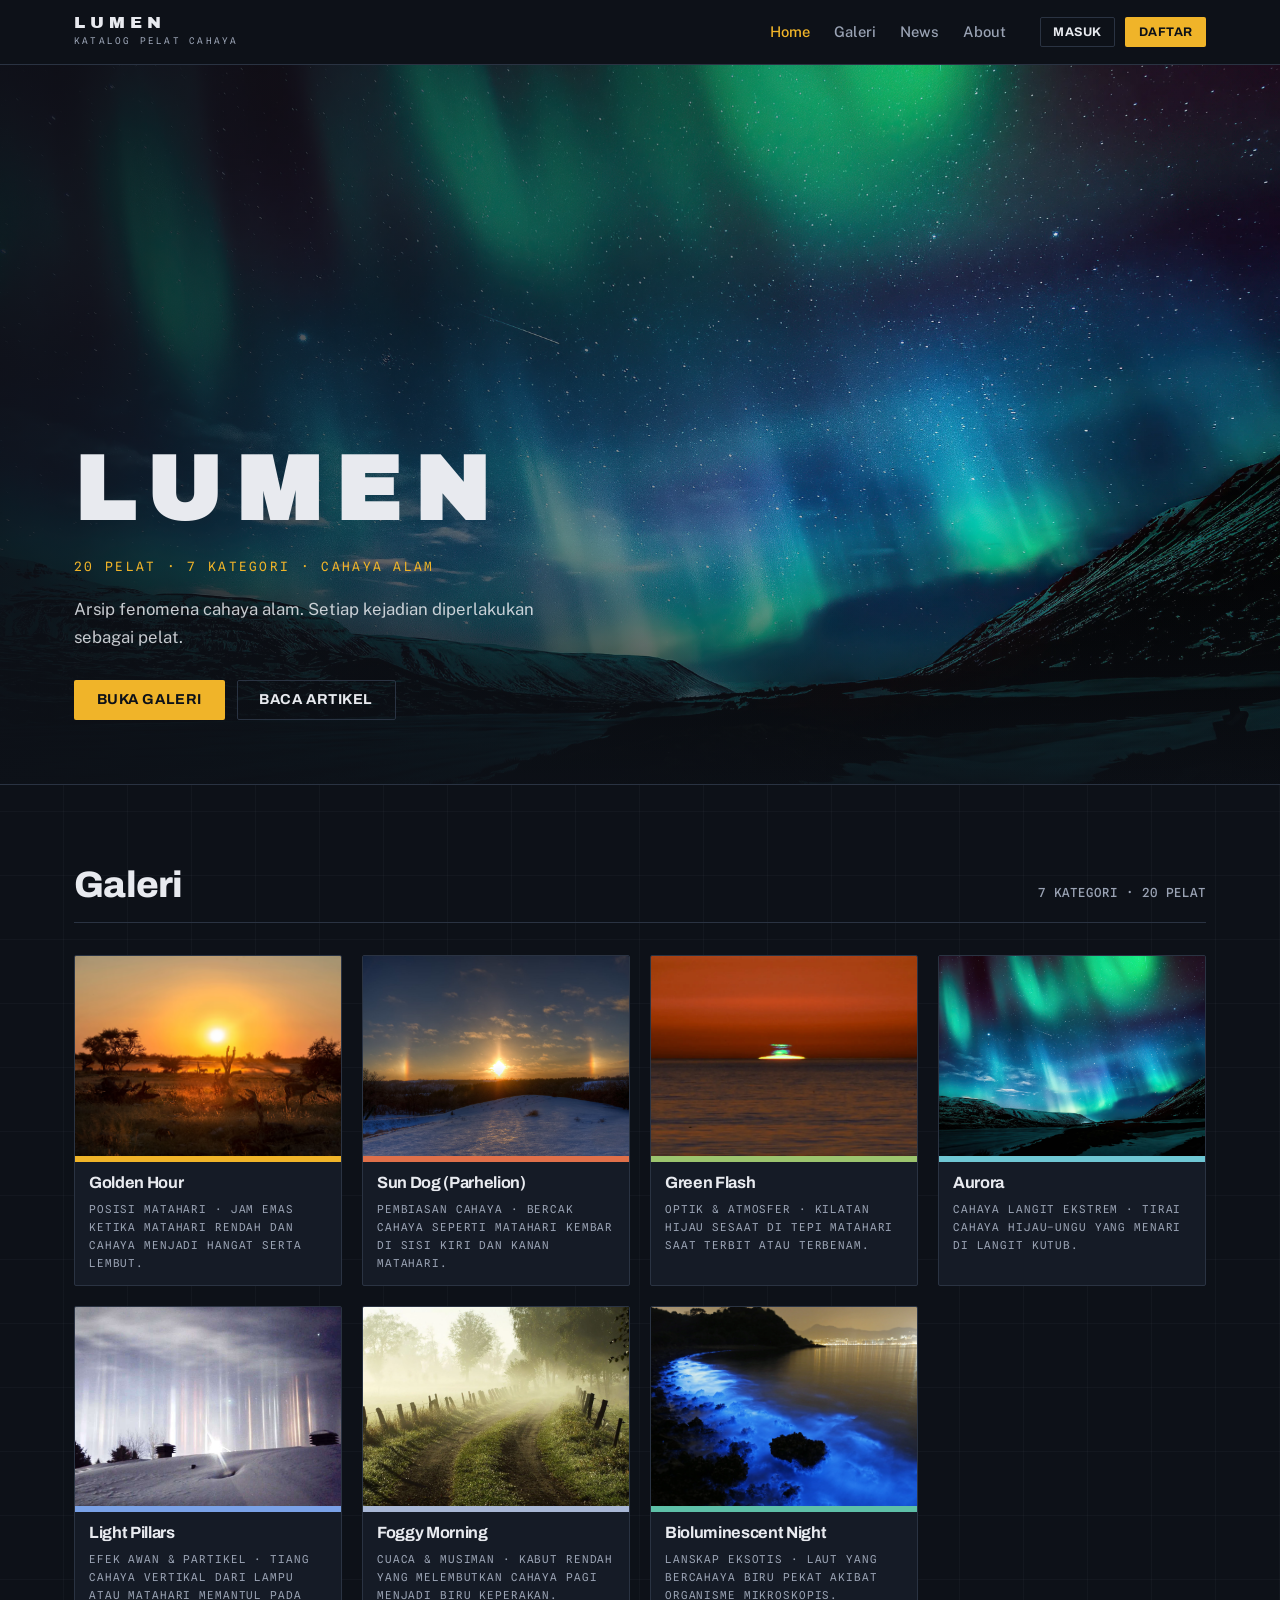
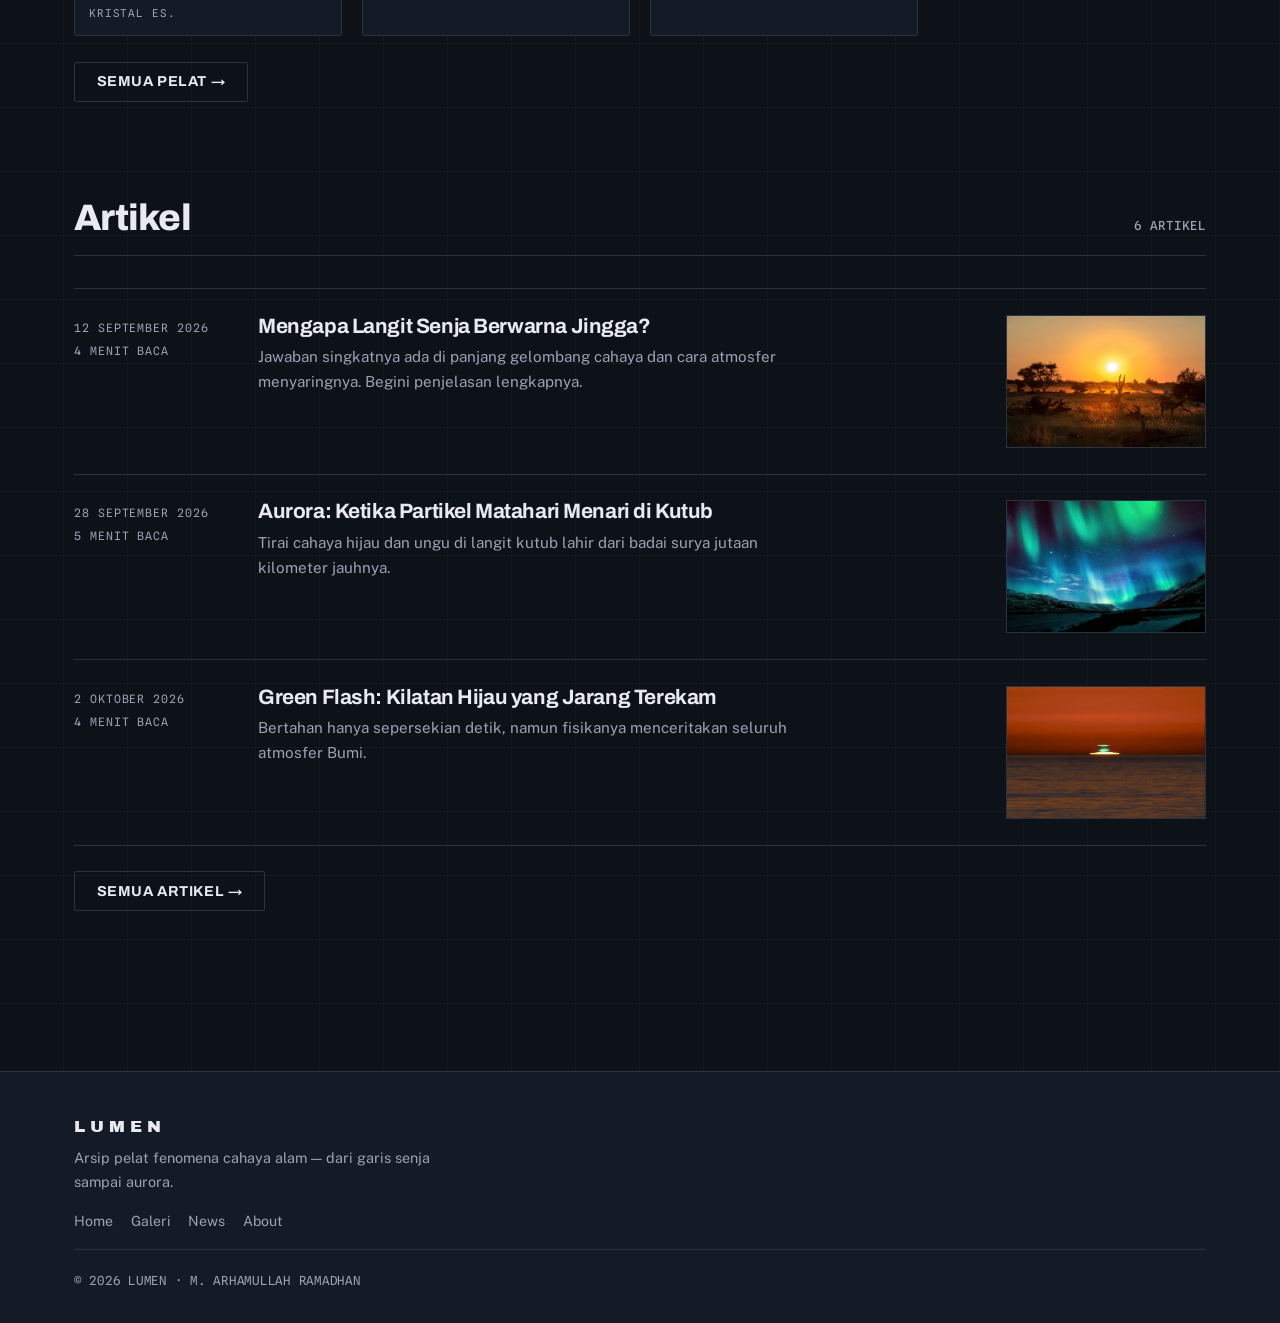
<file: index.html>
<!DOCTYPE html>
<html lang="id">

<head>
  <meta charset="UTF-8">
  <meta name="viewport" content="width=device-width, initial-scale=1">
  <title>Lumen — Katalog Pelat Cahaya Alam</title>
  <meta name="description"
    content="Arsip pelat 20 fenomena cahaya alam: golden hour, aurora, halo matahari, green flash, dan lainnya — lengkap dengan anotasi ilmiahnya.">
  <link rel="icon"
    href="data:image/svg+xml,%3Csvg xmlns='http://www.w3.org/2000/svg' viewBox='0 0 32 32'%3E%3Crect width='32' height='32' fill='%230d1118'/%3E%3Crect x='6' y='6' width='20' height='5' fill='%23f0b429'/%3E%3Crect x='6' y='14' width='20' height='3' fill='%236fc7d4'/%3E%3Crect x='6' y='20' width='20' height='2' fill='%23d97a9e'/%3E%3C/svg%3E">
  <link rel="preconnect" href="https://fonts.googleapis.com">
  <link rel="preconnect" href="https://fonts.gstatic.com" crossorigin>
  <link
    href="https://fonts.googleapis.com/css2?family=Archivo+Black&family=Archivo:wght@400;500;600;700;800;900&family=Public+Sans:wght@300;400;500;600;700&family=Spline+Sans+Mono:wght@400;500;600&display=swap"
    rel="stylesheet">
  <link rel="stylesheet" href="css/style.css">
</head>

<body>
  <header class="nav">
    <div class="container nav-inner">
      <a class="brand" href="index.html">
        <span class="brand-name">LUMEN</span>
        <span class="brand-sub">Katalog Pelat Cahaya</span>
      </a>
      <input class="nav-toggle-input" type="checkbox" id="nav-toggle">
      <label class="nav-toggle" for="nav-toggle">
        <span class="visually-hidden">Buka menu navigasi</span>
        <span></span><span></span><span></span>
      </label>
      <nav class="nav-menu" id="nav-menu">
        <a href="index.html" class="nav-link active" aria-current="page">Home</a>
        <a href="galeri.html" class="nav-link">Galeri</a>
        <a href="news.html" class="nav-link">News</a>
        <a href="about.html" class="nav-link">About</a>
        <div class="nav-auth">
          <a href="login.html" class="btn btn-line btn-sm">Masuk</a>
          <a href="daftar.html" class="btn btn-primary btn-sm">Daftar</a>
        </div>
      </nav>
    </div>
  </header>

  <main>
    <section class="cover">
      <img class="cover-img" src="images/fenomena-cahaya-langit-ekstrem/aurora.webp"
        alt="Tirai aurora hijau di langit malam di atas siluet pegunungan">
      <div class="cover-veil"></div>
      <div class="cover-inner">
        <h1 class="masthead">LUMEN</h1>
        <p class="cover-line">20 pelat · 7 kategori · cahaya alam</p>
        <p class="cover-text">
          Arsip fenomena cahaya alam. Setiap kejadian diperlakukan sebagai pelat.</p>
        <div class="cover-actions">
          <a href="galeri.html" class="btn btn-primary">Buka Galeri</a>
          <a href="news.html" class="btn btn-line">Baca Artikel</a>
        </div>
      </div>
    </section>

    <section class="section">
      <div class="container">
        <div class="section-head">
          <h2>Galeri</h2>
          <span class="mono">7 kategori · 20 pelat</span>
        </div>
        <div class="grid-plates">
          <a class="plate reveal" href="galeri.html#pelat-golden-hour">
            <div class="plate-media"><img src="images/momen-berdasarkan-posisi-matahari/golden-hour.avif" alt="Golden Hour" loading="lazy"></div>
            <div class="spec-bar" style="--cat:#f0b429"></div>
            <div class="plate-cap">
              <h3>Golden Hour</h3>
            </div>
            <p class="plate-kat">Posisi Matahari · Jam emas ketika matahari rendah dan cahaya menjadi hangat serta lembut.</p>
          </a>
          <a class="plate reveal" href="galeri.html#pelat-sun-dog">
            <div class="plate-media"><img src="images/fenomena-pembiasan-cahaya-matahari/sun-dog%20(parhelion).jpg" alt="Sun Dog (Parhelion)" loading="lazy"></div>
            <div class="spec-bar" style="--cat:#e0704a"></div>
            <div class="plate-cap">
              <h3>Sun Dog (Parhelion)</h3>
            </div>
            <p class="plate-kat">Pembiasan Cahaya · Bercak cahaya seperti matahari kembar di sisi kiri dan kanan matahari.</p>
          </a>
          <a class="plate reveal" href="galeri.html#pelat-green-flash">
            <div class="plate-media"><img src="images/fenomena-optik-dan-atmosfer/green-flash.webp" alt="Green Flash" loading="lazy"></div>
            <div class="spec-bar" style="--cat:#9cc46e"></div>
            <div class="plate-cap">
              <h3>Green Flash</h3>
            </div>
            <p class="plate-kat">Optik &amp; Atmosfer · Kilatan hijau sesaat di tepi matahari saat terbit atau terbenam.</p>
          </a>
          <a class="plate reveal" href="galeri.html#pelat-aurora">
            <div class="plate-media"><img src="images/fenomena-cahaya-langit-ekstrem/aurora.webp" alt="Aurora" loading="lazy"></div>
            <div class="spec-bar" style="--cat:#6fc7d4"></div>
            <div class="plate-cap">
              <h3>Aurora</h3>
            </div>
            <p class="plate-kat">Cahaya Langit Ekstrem · Tirai cahaya hijau–ungu yang menari di langit kutub.</p>
          </a>
          <a class="plate reveal" href="galeri.html#pelat-light-pillars">
            <div class="plate-media"><img src="images/efek-optik-awan-dan-partikel/light-pillars.jpg" alt="Light Pillars" loading="lazy"></div>
            <div class="spec-bar" style="--cat:#7aa2e8"></div>
            <div class="plate-cap">
              <h3>Light Pillars</h3>
            </div>
            <p class="plate-kat">Efek Awan &amp; Partikel · Tiang cahaya vertikal dari lampu atau matahari memantul pada kristal es.</p>
          </a>
          <a class="plate reveal" href="galeri.html#pelat-foggy-morning">
            <div class="plate-media"><img src="images/momen-cuaca-dan-musiman/foggy-morning.webp" alt="Foggy Morning" loading="lazy"></div>
            <div class="spec-bar" style="--cat:#a9b8d6"></div>
            <div class="plate-cap">
              <h3>Foggy Morning</h3>
            </div>
            <p class="plate-kat">Cuaca &amp; Musiman · Kabut rendah yang melembutkan cahaya pagi menjadi biru keperakan.</p>
          </a>
          <a class="plate reveal" href="galeri.html#pelat-bioluminesensi">
            <div class="plate-media"><img src="images/momen-lanskap-eksotis/bioluminecent-night.webp" alt="Bioluminescent Night" loading="lazy"></div>
            <div class="spec-bar" style="--cat:#5ec0a8"></div>
            <div class="plate-cap">
              <h3>Bioluminescent Night</h3>
            </div>
            <p class="plate-kat">Lanskap Eksotis · Laut yang bercahaya biru pekat akibat organisme mikroskopis.</p>
          </a>
        </div>
        <p class="after-grid">
          <a href="galeri.html" class="btn btn-line">Semua pelat &rarr;</a>
        </p>
      </div>
    </section>

    <section class="section section-top-none">
      <div class="container">
        <div class="section-head">
          <h2>Artikel</h2>
          <span class="mono">6 artikel</span>
        </div>
        <div class="artikel-list">
          <article class="artikel-row reveal">
            <div class="artikel-meta"><span>12 September 2026</span><span>4 menit baca</span></div>
            <div>
              <h3 class="artikel-title"><a href="artikel/mengapa-senja-berwarna-jingga.html">Mengapa Langit Senja Berwarna Jingga?</a></h3>
              <p class="artikel-excerpt">Jawaban singkatnya ada di panjang gelombang cahaya dan cara atmosfer menyaringnya. Begini penjelasan lengkapnya.</p>
            </div>
            <div class="artikel-thumb"><img src="images/momen-berdasarkan-posisi-matahari/golden-hour.avif" alt="" loading="lazy"></div>
          </article>
          <article class="artikel-row reveal">
            <div class="artikel-meta"><span>28 September 2026</span><span>5 menit baca</span></div>
            <div>
              <h3 class="artikel-title"><a href="artikel/aurora-partikel-matahari.html">Aurora: Ketika Partikel Matahari Menari di Kutub</a></h3>
              <p class="artikel-excerpt">Tirai cahaya hijau dan ungu di langit kutub lahir dari badai surya jutaan kilometer jauhnya.</p>
            </div>
            <div class="artikel-thumb"><img src="images/fenomena-cahaya-langit-ekstrem/aurora.webp" alt="" loading="lazy"></div>
          </article>
          <article class="artikel-row reveal">
            <div class="artikel-meta"><span>2 Oktober 2026</span><span>4 menit baca</span></div>
            <div>
              <h3 class="artikel-title"><a href="artikel/green-flash-yang-jarang.html">Green Flash: Kilatan Hijau yang Jarang Terekam</a></h3>
              <p class="artikel-excerpt">Bertahan hanya sepersekian detik, namun fisikanya menceritakan seluruh atmosfer Bumi.</p>
            </div>
            <div class="artikel-thumb"><img src="images/fenomena-optik-dan-atmosfer/green-flash.webp" alt="" loading="lazy"></div>
          </article>
        </div>
        <p class="after-grid">
          <a href="news.html" class="btn btn-line">Semua artikel &rarr;</a>
        </p>
      </div>
    </section>
  </main>

  <footer class="footer">
    <div class="container footer-inner">
      <div>
        <span class="brand-name">LUMEN</span>
        <p class="footer-tag">Arsip pelat fenomena cahaya alam — dari garis senja sampai aurora.</p>
      </div>
      <div class="footer-nav">
        <a href="index.html">Home</a>
        <a href="galeri.html">Galeri</a>
        <a href="news.html">News</a>
        <a href="about.html">About</a>
      </div>
      <p class="footer-copy">&copy; 2026 Lumen · M. Arhamullah Ramadhan</p>
    </div>
  </footer>
</body>

</html>
</file>
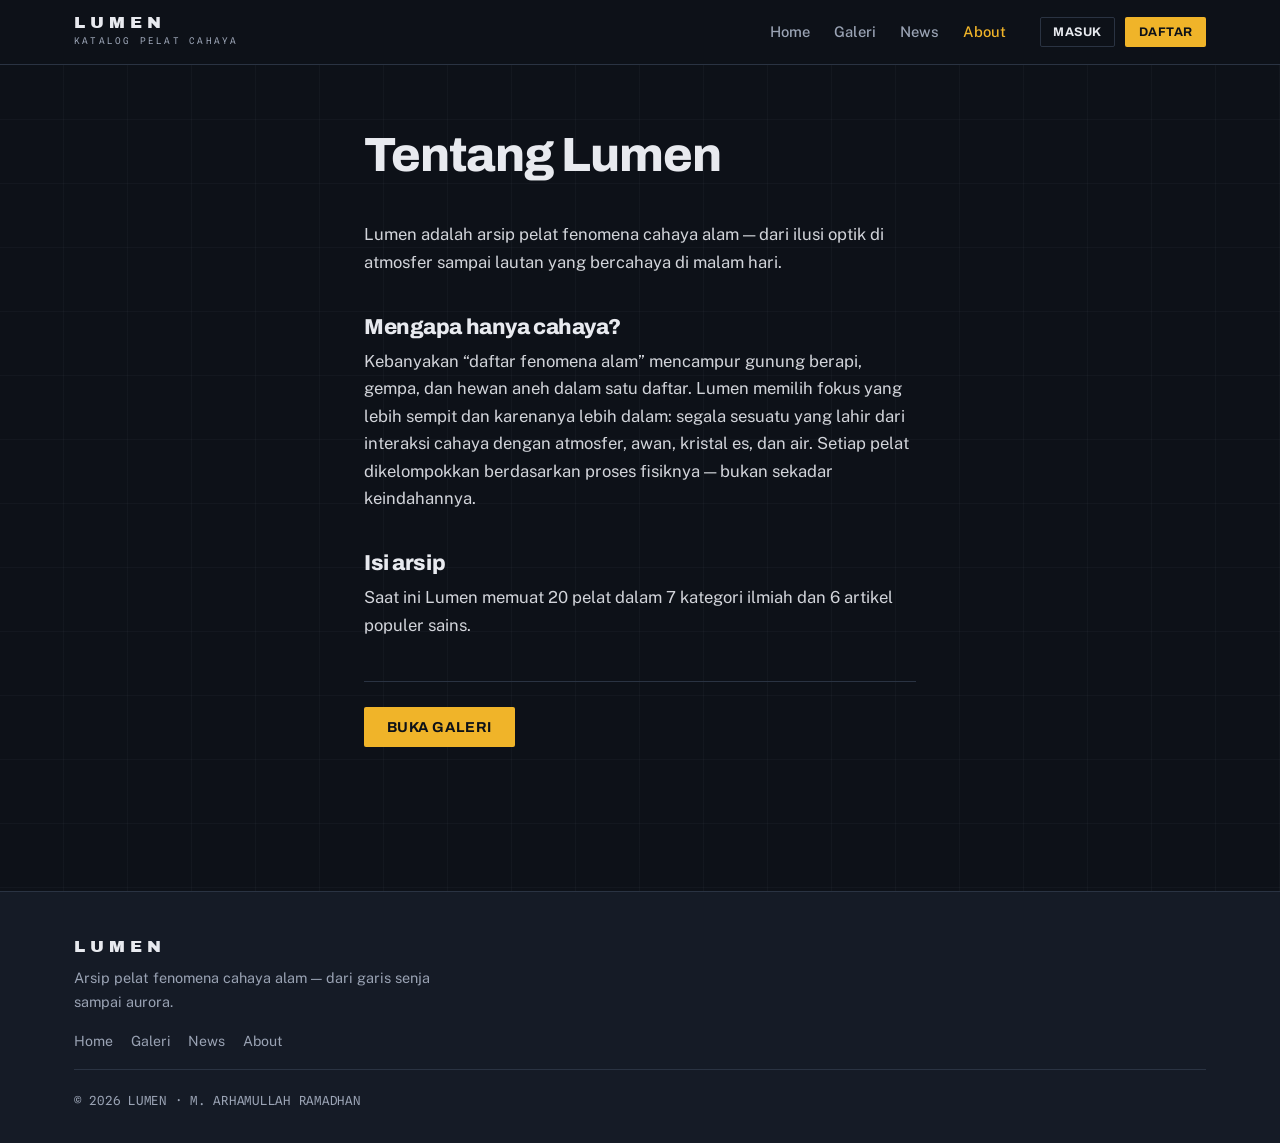
<file: about.html>
<!DOCTYPE html>
<html lang="id">
<head>
  <meta charset="UTF-8">
  <meta name="viewport" content="width=device-width, initial-scale=1">
  <title>About — Lumen</title>
  <meta name="description" content="Tentang Lumen — arsip pelat fenomena cahaya alam.">
  <link rel="icon" href="data:image/svg+xml,%3Csvg xmlns='http://www.w3.org/2000/svg' viewBox='0 0 32 32'%3E%3Crect width='32' height='32' fill='%230d1118'/%3E%3Crect x='6' y='6' width='20' height='5' fill='%23f0b429'/%3E%3Crect x='6' y='14' width='20' height='3' fill='%236fc7d4'/%3E%3Crect x='6' y='20' width='20' height='2' fill='%23d97a9e'/%3E%3C/svg%3E">
  <link rel="preconnect" href="https://fonts.googleapis.com">
  <link rel="preconnect" href="https://fonts.gstatic.com" crossorigin>
  <link href="https://fonts.googleapis.com/css2?family=Archivo+Black&family=Archivo:wght@400;500;600;700;800;900&family=Public+Sans:wght@300;400;500;600;700&family=Spline+Sans+Mono:wght@400;500;600&display=swap" rel="stylesheet">
  <link rel="stylesheet" href="css/style.css">
</head>
<body>
  <header class="nav">
    <div class="container nav-inner">
      <a class="brand" href="index.html">
        <span class="brand-name">LUMEN</span>
        <span class="brand-sub">Katalog Pelat Cahaya</span>
      </a>
      <input class="nav-toggle-input" type="checkbox" id="nav-toggle">
      <label class="nav-toggle" for="nav-toggle">
        <span class="visually-hidden">Buka menu navigasi</span>
        <span></span><span></span><span></span>
      </label>
      <nav class="nav-menu" id="nav-menu">
        <a href="index.html" class="nav-link">Home</a>
        <a href="galeri.html" class="nav-link">Galeri</a>
        <a href="news.html" class="nav-link">News</a>
        <a href="about.html" class="nav-link active" aria-current="page">About</a>
        <div class="nav-auth">
          <a href="login.html" class="btn btn-line btn-sm">Masuk</a>
          <a href="daftar.html" class="btn btn-primary btn-sm">Daftar</a>
        </div>
      </nav>
    </div>
  </header>

  <main>
    <div class="page-head container prosa">
      <h1>Tentang Lumen</h1>
    </div>

    <section class="section section-top-sm">
      <div class="container prosa static-body">
        <p class="section-lead">
          Lumen adalah arsip pelat fenomena cahaya alam — dari ilusi optik di
          atmosfer sampai lautan yang bercahaya di malam hari.
        </p>
        <h2>Mengapa hanya cahaya?</h2>
        <p>
          Kebanyakan “daftar fenomena alam” mencampur gunung berapi, gempa, dan
          hewan aneh dalam satu daftar. Lumen memilih fokus yang lebih sempit
          dan karenanya lebih dalam: segala sesuatu yang lahir dari interaksi
          cahaya dengan atmosfer, awan, kristal es, dan air. Setiap pelat
          dikelompokkan berdasarkan proses fisiknya — bukan sekadar keindahannya.
        </p>
        <h2>Isi arsip</h2>
        <p>
          Saat ini Lumen memuat 20 pelat dalam 7 kategori ilmiah dan 6 artikel
          populer sains.
        </p>
        <div class="prosa-foot">
          <a href="galeri.html" class="btn btn-primary">Buka galeri</a>
        </div>
      </div>
    </section>
  </main>

  <footer class="footer">
    <div class="container footer-inner">
      <div>
        <span class="brand-name">LUMEN</span>
        <p class="footer-tag">Arsip pelat fenomena cahaya alam — dari garis senja sampai aurora.</p>
      </div>
      <div class="footer-nav">
        <a href="index.html">Home</a>
        <a href="galeri.html">Galeri</a>
        <a href="news.html">News</a>
        <a href="about.html">About</a>
      </div>
      <p class="footer-copy">&copy; 2026 Lumen · M. Arhamullah Ramadhan</p>
    </div>
  </footer>
</body>
</html>
</file>
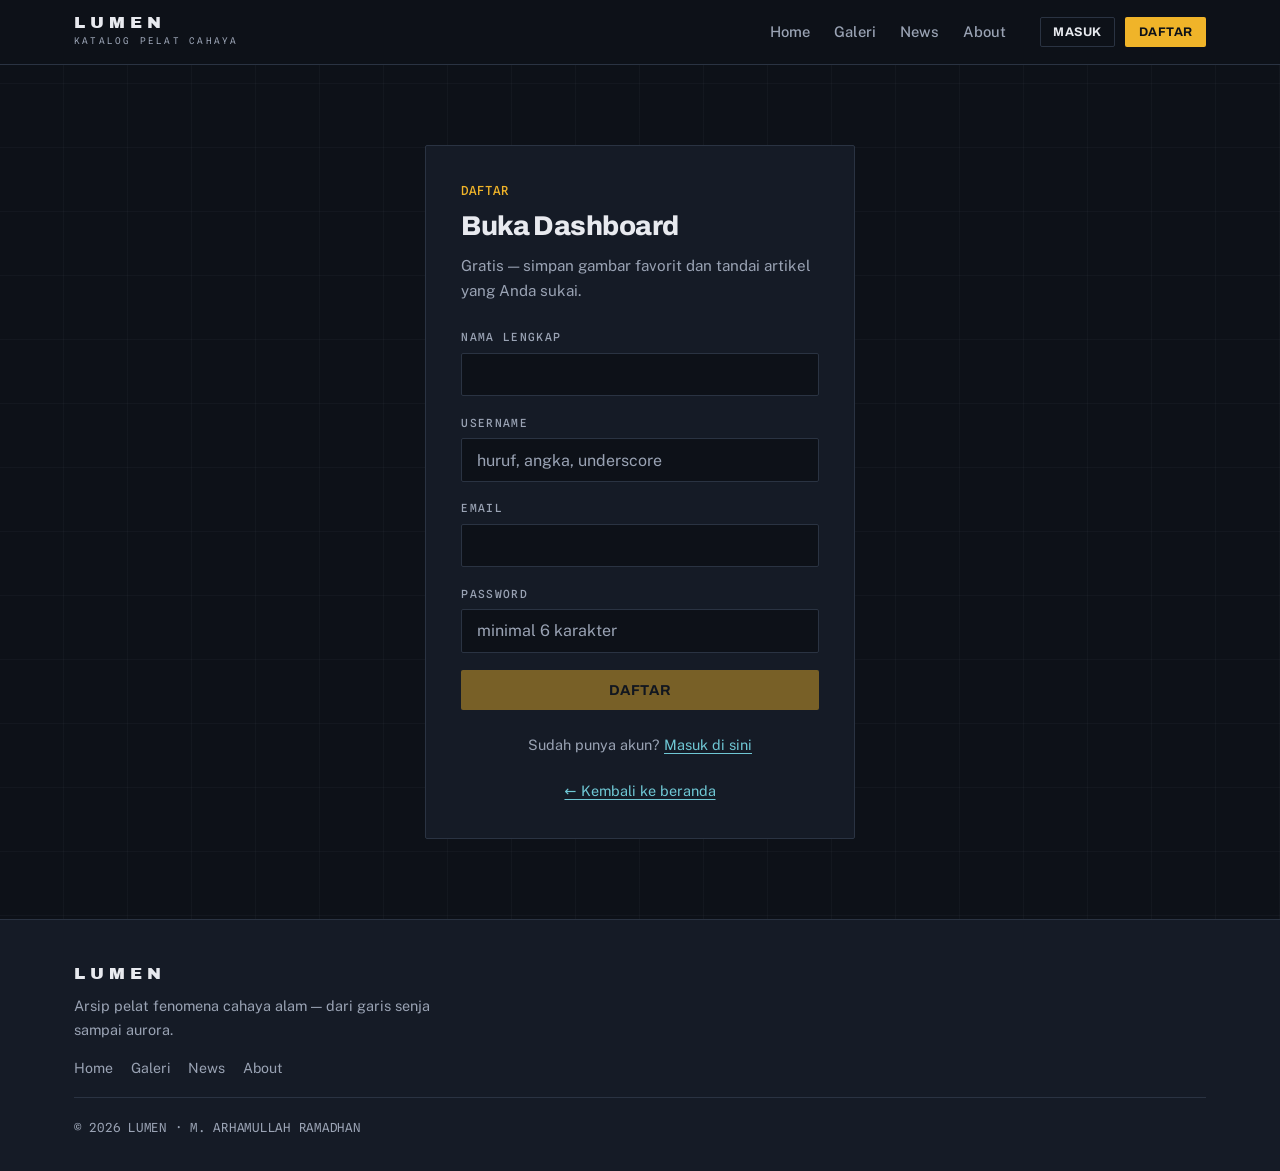
<file: daftar.html>
<!DOCTYPE html>
<html lang="id">
<head>
  <meta charset="UTF-8">
  <meta name="viewport" content="width=device-width, initial-scale=1">
  <title>Daftar — Lumen</title>
  <link rel="icon" href="data:image/svg+xml,%3Csvg xmlns='http://www.w3.org/2000/svg' viewBox='0 0 32 32'%3E%3Crect width='32' height='32' fill='%230d1118'/%3E%3Crect x='6' y='6' width='20' height='5' fill='%23f0b429'/%3E%3Crect x='6' y='14' width='20' height='3' fill='%236fc7d4'/%3E%3Crect x='6' y='20' width='20' height='2' fill='%23d97a9e'/%3E%3C/svg%3E">
  <link rel="preconnect" href="https://fonts.googleapis.com">
  <link rel="preconnect" href="https://fonts.gstatic.com" crossorigin>
  <link href="https://fonts.googleapis.com/css2?family=Archivo+Black&family=Archivo:wght@400;500;600;700;800;900&family=Public+Sans:wght@300;400;500;600;700&family=Spline+Sans+Mono:wght@400;500;600&display=swap" rel="stylesheet">
  <link rel="stylesheet" href="css/style.css">
</head>
<body>
  <header class="nav">
    <div class="container nav-inner">
      <a class="brand" href="index.html">
        <span class="brand-name">LUMEN</span>
        <span class="brand-sub">Katalog Pelat Cahaya</span>
      </a>
      <input class="nav-toggle-input" type="checkbox" id="nav-toggle">
      <label class="nav-toggle" for="nav-toggle">
        <span class="visually-hidden">Buka menu navigasi</span>
        <span></span><span></span><span></span>
      </label>
      <nav class="nav-menu" id="nav-menu">
        <a href="index.html" class="nav-link">Home</a>
        <a href="galeri.html" class="nav-link">Galeri</a>
        <a href="news.html" class="nav-link">News</a>
        <a href="about.html" class="nav-link">About</a>
        <div class="nav-auth">
          <a href="login.html" class="btn btn-line btn-sm">Masuk</a>
          <a href="daftar.html" class="btn btn-primary btn-sm">Daftar</a>
        </div>
      </nav>
    </div>
  </header>

  <main>
    <div class="form-card">
      <p class="mono mono-amber form-eyebrow">Daftar</p>
      <h1>Buka Dashboard</h1>
      <p class="form-sub">Gratis — simpan gambar favorit dan tandai artikel yang Anda sukai.</p>

      <div class="field">
        <label for="name">Nama lengkap</label>
        <input id="name" name="name" type="text" autocomplete="name">
      </div>
      <div class="field">
        <label for="username">Username</label>
        <input id="username" name="username" type="text" autocomplete="username" placeholder="huruf, angka, underscore">
      </div>
      <div class="field">
        <label for="email">Email</label>
        <input id="email" name="email" type="email" autocomplete="email">
      </div>
      <div class="field">
        <label for="password">Password</label>
        <input id="password" name="password" type="password" autocomplete="new-password" placeholder="minimal 6 karakter">
      </div>
      <button type="button" class="btn btn-primary btn-block" disabled>Daftar</button>

      <p class="form-alt">
        Sudah punya akun? <a href="login.html">Masuk di sini</a>
      </p>
      <p class="form-alt">
        <a href="index.html">&larr; Kembali ke beranda</a>
      </p>
    </div>
  </main>

  <footer class="footer">
    <div class="container footer-inner">
      <div>
        <span class="brand-name">LUMEN</span>
        <p class="footer-tag">Arsip pelat fenomena cahaya alam — dari garis senja sampai aurora.</p>
      </div>
      <div class="footer-nav">
        <a href="index.html">Home</a>
        <a href="galeri.html">Galeri</a>
        <a href="news.html">News</a>
        <a href="about.html">About</a>
      </div>
      <p class="footer-copy">&copy; 2026 Lumen · M. Arhamullah Ramadhan</p>
    </div>
  </footer>
</body>
</html>
</file>
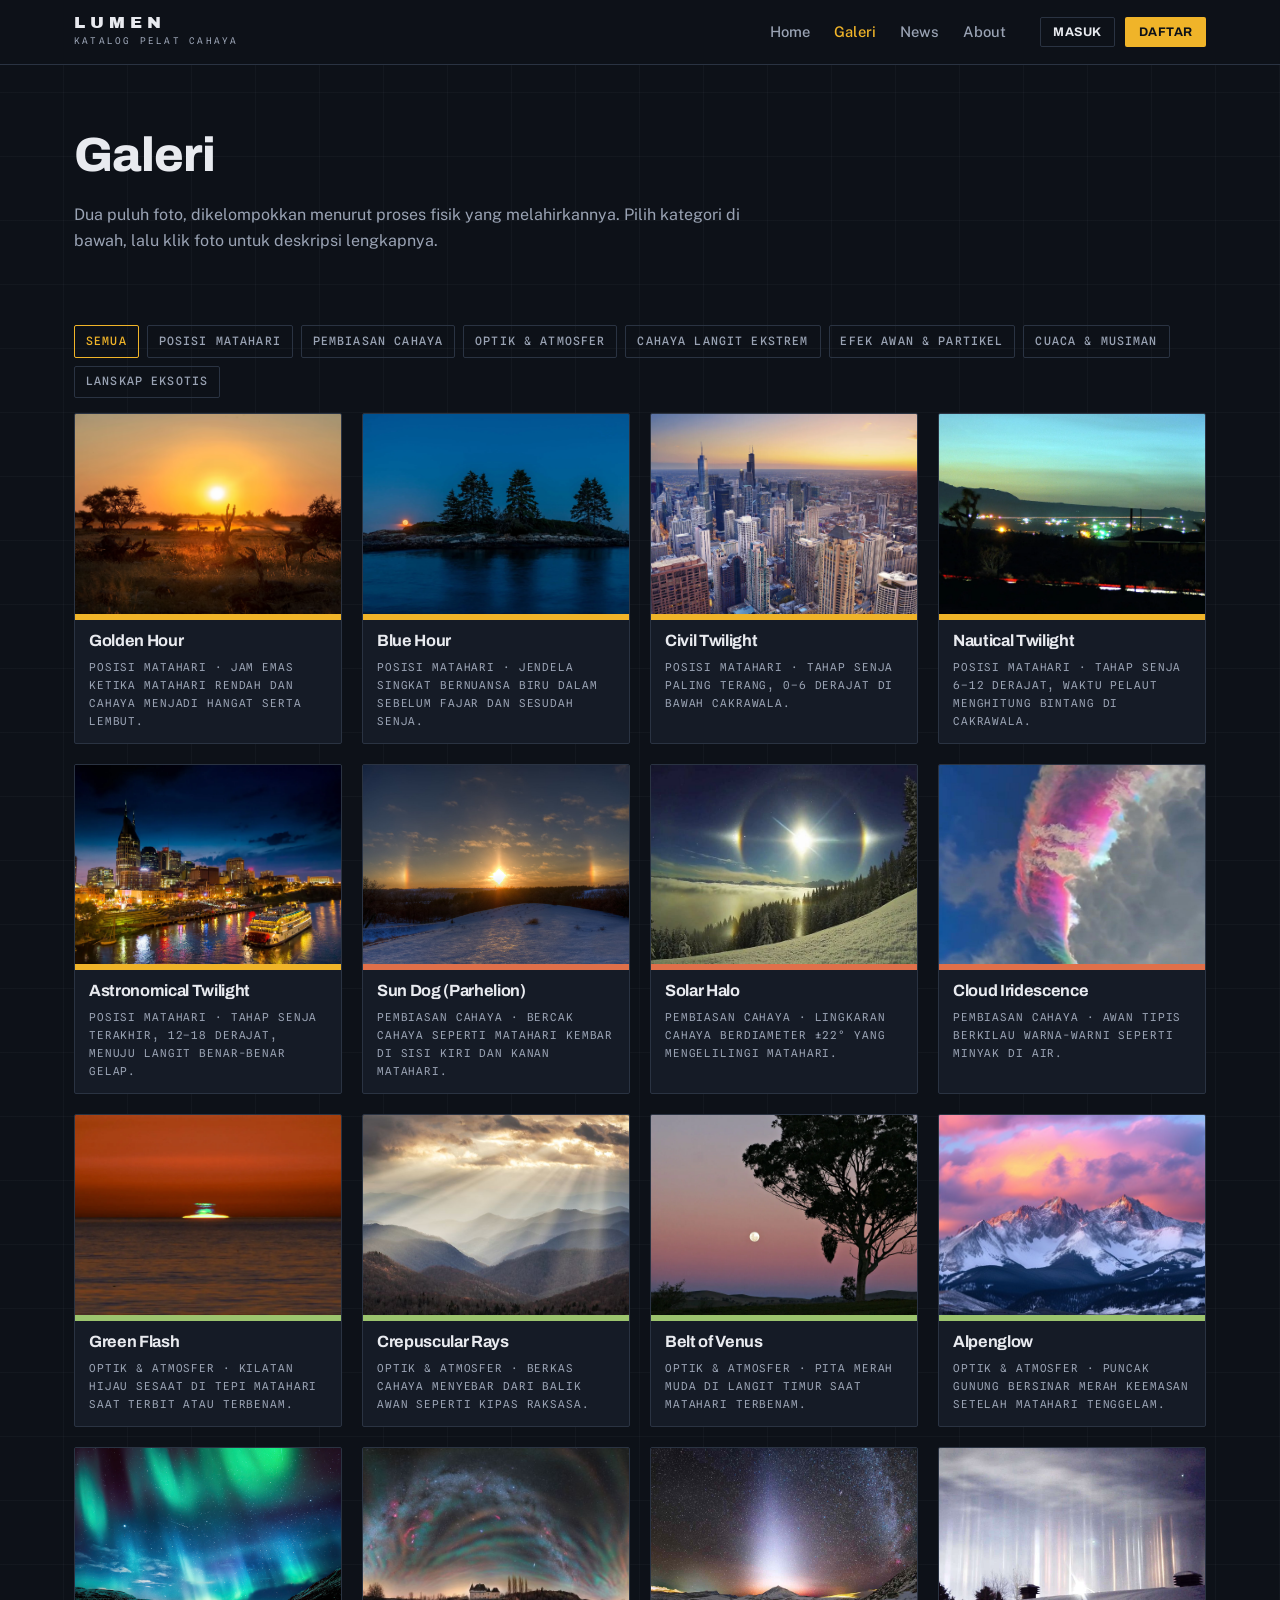
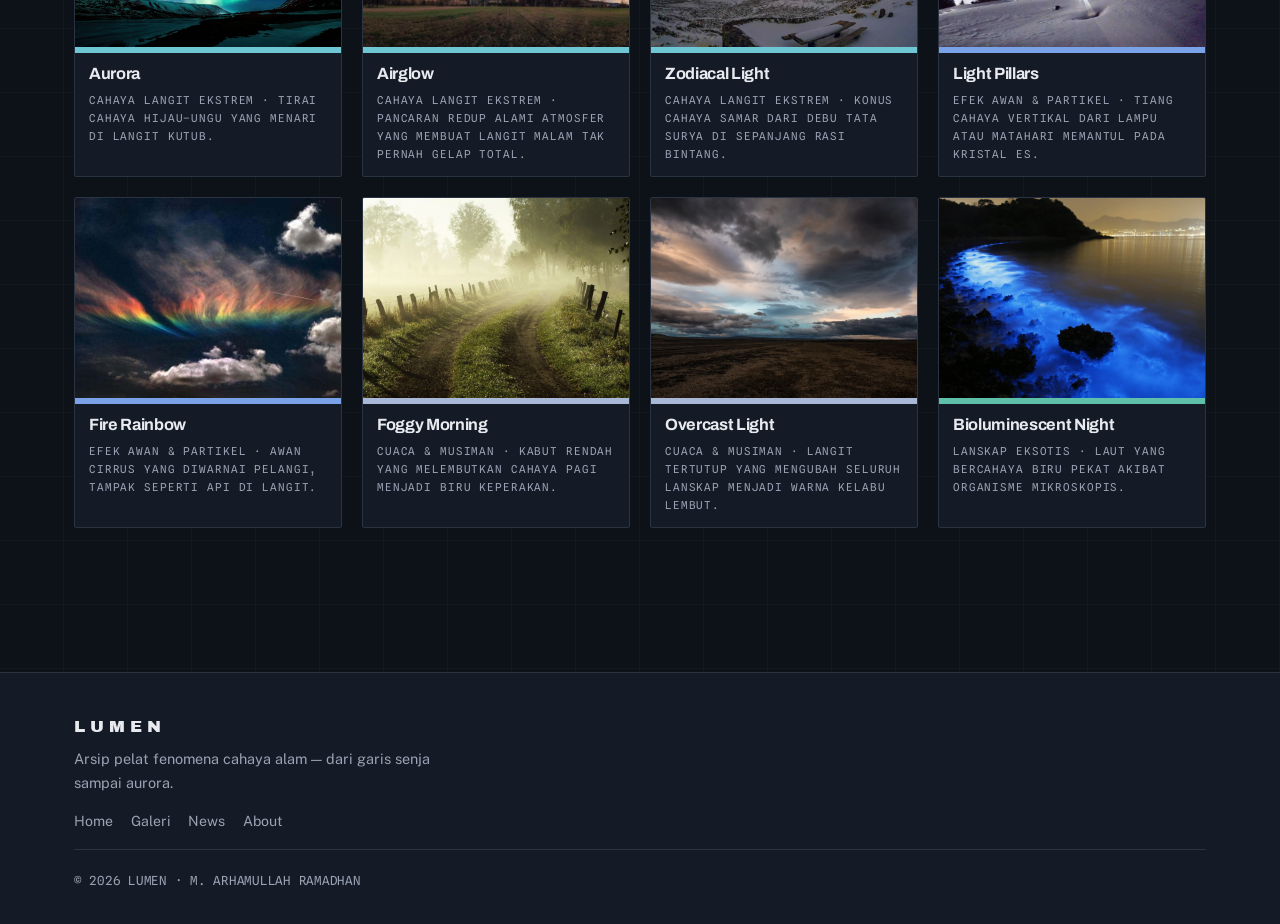
<file: galeri.html>
<!DOCTYPE html>
<html lang="id">
<head>
  <meta charset="UTF-8">
  <meta name="viewport" content="width=device-width, initial-scale=1">
  <title>Galeri Pelat — Lumen</title>
  <meta name="description" content="Galeri 20 pelat fenomena cahaya alam lengkap dengan deskripsi ilmiahnya.">
  <link rel="icon" href="data:image/svg+xml,%3Csvg xmlns='http://www.w3.org/2000/svg' viewBox='0 0 32 32'%3E%3Crect width='32' height='32' fill='%230d1118'/%3E%3Crect x='6' y='6' width='20' height='5' fill='%23f0b429'/%3E%3Crect x='6' y='14' width='20' height='3' fill='%236fc7d4'/%3E%3Crect x='6' y='20' width='20' height='2' fill='%23d97a9e'/%3E%3C/svg%3E">
  <link rel="preconnect" href="https://fonts.googleapis.com">
  <link rel="preconnect" href="https://fonts.gstatic.com" crossorigin>
  <link href="https://fonts.googleapis.com/css2?family=Archivo+Black&family=Archivo:wght@400;500;600;700;800;900&family=Public+Sans:wght@300;400;500;600;700&family=Spline+Sans+Mono:wght@400;500;600&display=swap" rel="stylesheet">
  <link rel="stylesheet" href="css/style.css">
</head>
<body>
  <header class="nav">
    <div class="container nav-inner">
      <a class="brand" href="index.html">
        <span class="brand-name">LUMEN</span>
        <span class="brand-sub">Katalog Pelat Cahaya</span>
      </a>
      <input class="nav-toggle-input" type="checkbox" id="nav-toggle">
      <label class="nav-toggle" for="nav-toggle">
        <span class="visually-hidden">Buka menu navigasi</span>
        <span></span><span></span><span></span>
      </label>
      <nav class="nav-menu" id="nav-menu">
        <a href="index.html" class="nav-link">Home</a>
        <a href="galeri.html" class="nav-link active" aria-current="page">Galeri</a>
        <a href="news.html" class="nav-link">News</a>
        <a href="about.html" class="nav-link">About</a>
        <div class="nav-auth">
          <a href="login.html" class="btn btn-line btn-sm">Masuk</a>
          <a href="daftar.html" class="btn btn-primary btn-sm">Daftar</a>
        </div>
      </nav>
    </div>
  </header>

  <main>
    <div class="page-head container">
      <h1>Galeri</h1>
      <p class="section-lead">
        Dua puluh foto, dikelompokkan menurut proses fisik yang melahirkannya.
        Pilih kategori di bawah, lalu klik foto untuk deskripsi lengkapnya.
      </p>
    </div>

    <section class="section section-top-md">
      <div class="container">
        <div class="galeri-filter">
          <input class="filter-input" type="radio" name="kat" id="kat-semua" checked>
          <input class="filter-input" type="radio" name="kat" id="kat-posisi-matahari">
          <input class="filter-input" type="radio" name="kat" id="kat-pembiasan-cahaya">
          <input class="filter-input" type="radio" name="kat" id="kat-optik-atmosfer">
          <input class="filter-input" type="radio" name="kat" id="kat-cahaya-langit">
          <input class="filter-input" type="radio" name="kat" id="kat-efek-awan">
          <input class="filter-input" type="radio" name="kat" id="kat-cuaca-musiman">
          <input class="filter-input" type="radio" name="kat" id="kat-lanskap-eksotis">

          <div class="filter-row" role="group">
            <label class="filter-btn" for="kat-semua">Semua</label>
            <label class="filter-btn" for="kat-posisi-matahari">Posisi Matahari</label>
            <label class="filter-btn" for="kat-pembiasan-cahaya">Pembiasan Cahaya</label>
            <label class="filter-btn" for="kat-optik-atmosfer">Optik &amp; Atmosfer</label>
            <label class="filter-btn" for="kat-cahaya-langit">Cahaya Langit Ekstrem</label>
            <label class="filter-btn" for="kat-efek-awan">Efek Awan &amp; Partikel</label>
            <label class="filter-btn" for="kat-cuaca-musiman">Cuaca &amp; Musiman</label>
            <label class="filter-btn" for="kat-lanskap-eksotis">Lanskap Eksotis</label>
          </div>

          <div class="grid-plates">
            <a class="plate reveal" href="#pelat-golden-hour" data-kat="posisi-matahari">
              <div class="plate-media"><img src="images/momen-berdasarkan-posisi-matahari/golden-hour.avif" alt="Golden Hour" loading="lazy"></div>
              <div class="spec-bar" style="--cat:#f0b429"></div>
              <div class="plate-cap">
                <h3>Golden Hour</h3>
              </div>
              <p class="plate-kat">Posisi Matahari · Jam emas ketika matahari rendah dan cahaya menjadi hangat serta lembut.</p>
            </a>
            <a class="plate reveal" href="#pelat-blue-hour" data-kat="posisi-matahari">
              <div class="plate-media"><img src="images/momen-berdasarkan-posisi-matahari/blue-hour.webp" alt="Blue Hour" loading="lazy"></div>
              <div class="spec-bar" style="--cat:#f0b429"></div>
              <div class="plate-cap">
                <h3>Blue Hour</h3>
              </div>
              <p class="plate-kat">Posisi Matahari · Jendela singkat bernuansa biru dalam sebelum fajar dan sesudah senja.</p>
            </a>
            <a class="plate reveal" href="#pelat-civil-twilight" data-kat="posisi-matahari">
              <div class="plate-media"><img src="images/momen-berdasarkan-posisi-matahari/civil-twilight.webp" alt="Civil Twilight" loading="lazy"></div>
              <div class="spec-bar" style="--cat:#f0b429"></div>
              <div class="plate-cap">
                <h3>Civil Twilight</h3>
              </div>
              <p class="plate-kat">Posisi Matahari · Tahap senja paling terang, 0–6 derajat di bawah cakrawala.</p>
            </a>
            <a class="plate reveal" href="#pelat-nautical-twilight" data-kat="posisi-matahari">
              <div class="plate-media"><img src="images/momen-berdasarkan-posisi-matahari/nautical-twilight.webp" alt="Nautical Twilight" loading="lazy"></div>
              <div class="spec-bar" style="--cat:#f0b429"></div>
              <div class="plate-cap">
                <h3>Nautical Twilight</h3>
              </div>
              <p class="plate-kat">Posisi Matahari · Tahap senja 6–12 derajat, waktu pelaut menghitung bintang di cakrawala.</p>
            </a>
            <a class="plate reveal" href="#pelat-astronomical-twilight" data-kat="posisi-matahari">
              <div class="plate-media"><img src="images/momen-berdasarkan-posisi-matahari/astronomical-twilight.webp" alt="Astronomical Twilight" loading="lazy"></div>
              <div class="spec-bar" style="--cat:#f0b429"></div>
              <div class="plate-cap">
                <h3>Astronomical Twilight</h3>
              </div>
              <p class="plate-kat">Posisi Matahari · Tahap senja terakhir, 12–18 derajat, menuju langit benar-benar gelap.</p>
            </a>
            <a class="plate reveal" href="#pelat-sun-dog" data-kat="pembiasan-cahaya">
              <div class="plate-media"><img src="images/fenomena-pembiasan-cahaya-matahari/sun-dog%20(parhelion).jpg" alt="Sun Dog (Parhelion)" loading="lazy"></div>
              <div class="spec-bar" style="--cat:#e0704a"></div>
              <div class="plate-cap">
                <h3>Sun Dog (Parhelion)</h3>
              </div>
              <p class="plate-kat">Pembiasan Cahaya · Bercak cahaya seperti matahari kembar di sisi kiri dan kanan matahari.</p>
            </a>
            <a class="plate reveal" href="#pelat-solar-halo" data-kat="pembiasan-cahaya">
              <div class="plate-media"><img src="images/fenomena-pembiasan-cahaya-matahari/solar-halo.jpg" alt="Solar Halo" loading="lazy"></div>
              <div class="spec-bar" style="--cat:#e0704a"></div>
              <div class="plate-cap">
                <h3>Solar Halo</h3>
              </div>
              <p class="plate-kat">Pembiasan Cahaya · Lingkaran cahaya berdiameter ±22° yang mengelilingi matahari.</p>
            </a>
            <a class="plate reveal" href="#pelat-cloud-iridescence" data-kat="pembiasan-cahaya">
              <div class="plate-media"><img src="images/fenomena-pembiasan-cahaya-matahari/cloud-iridescence.jpeg" alt="Cloud Iridescence" loading="lazy"></div>
              <div class="spec-bar" style="--cat:#e0704a"></div>
              <div class="plate-cap">
                <h3>Cloud Iridescence</h3>
              </div>
              <p class="plate-kat">Pembiasan Cahaya · Awan tipis berkilau warna-warni seperti minyak di air.</p>
            </a>
            <a class="plate reveal" href="#pelat-green-flash" data-kat="optik-atmosfer">
              <div class="plate-media"><img src="images/fenomena-optik-dan-atmosfer/green-flash.webp" alt="Green Flash" loading="lazy"></div>
              <div class="spec-bar" style="--cat:#9cc46e"></div>
              <div class="plate-cap">
                <h3>Green Flash</h3>
              </div>
              <p class="plate-kat">Optik &amp; Atmosfer · Kilatan hijau sesaat di tepi matahari saat terbit atau terbenam.</p>
            </a>
            <a class="plate reveal" href="#pelat-crepuscular-rays" data-kat="optik-atmosfer">
              <div class="plate-media"><img src="images/fenomena-optik-dan-atmosfer/crepuscular-rays.jpg" alt="Crepuscular Rays" loading="lazy"></div>
              <div class="spec-bar" style="--cat:#9cc46e"></div>
              <div class="plate-cap">
                <h3>Crepuscular Rays</h3>
              </div>
              <p class="plate-kat">Optik &amp; Atmosfer · Berkas cahaya menyebar dari balik awan seperti kipas raksasa.</p>
            </a>
            <a class="plate reveal" href="#pelat-belt-of-venus" data-kat="optik-atmosfer">
              <div class="plate-media"><img src="images/fenomena-optik-dan-atmosfer/belt-of-venus.webp" alt="Belt of Venus" loading="lazy"></div>
              <div class="spec-bar" style="--cat:#9cc46e"></div>
              <div class="plate-cap">
                <h3>Belt of Venus</h3>
              </div>
              <p class="plate-kat">Optik &amp; Atmosfer · Pita merah muda di langit timur saat matahari terbenam.</p>
            </a>
            <a class="plate reveal" href="#pelat-alpenglow" data-kat="optik-atmosfer">
              <div class="plate-media"><img src="images/fenomena-optik-dan-atmosfer/alpenglow.jpg" alt="Alpenglow" loading="lazy"></div>
              <div class="spec-bar" style="--cat:#9cc46e"></div>
              <div class="plate-cap">
                <h3>Alpenglow</h3>
              </div>
              <p class="plate-kat">Optik &amp; Atmosfer · Puncak gunung bersinar merah keemasan setelah matahari tenggelam.</p>
            </a>
            <a class="plate reveal" href="#pelat-aurora" data-kat="cahaya-langit">
              <div class="plate-media"><img src="images/fenomena-cahaya-langit-ekstrem/aurora.webp" alt="Aurora" loading="lazy"></div>
              <div class="spec-bar" style="--cat:#6fc7d4"></div>
              <div class="plate-cap">
                <h3>Aurora</h3>
              </div>
              <p class="plate-kat">Cahaya Langit Ekstrem · Tirai cahaya hijau–ungu yang menari di langit kutub.</p>
            </a>
            <a class="plate reveal" href="#pelat-airglow" data-kat="cahaya-langit">
              <div class="plate-media"><img src="images/fenomena-cahaya-langit-ekstrem/airglow.jpg" alt="Airglow" loading="lazy"></div>
              <div class="spec-bar" style="--cat:#6fc7d4"></div>
              <div class="plate-cap">
                <h3>Airglow</h3>
              </div>
              <p class="plate-kat">Cahaya Langit Ekstrem · Pancaran redup alami atmosfer yang membuat langit malam tak pernah gelap total.</p>
            </a>
            <a class="plate reveal" href="#pelat-zodiacal-light" data-kat="cahaya-langit">
              <div class="plate-media"><img src="images/fenomena-cahaya-langit-ekstrem/zodiac-light.jpg" alt="Zodiacal Light" loading="lazy"></div>
              <div class="spec-bar" style="--cat:#6fc7d4"></div>
              <div class="plate-cap">
                <h3>Zodiacal Light</h3>
              </div>
              <p class="plate-kat">Cahaya Langit Ekstrem · Konus cahaya samar dari debu tata surya di sepanjang rasi bintang.</p>
            </a>
            <a class="plate reveal" href="#pelat-light-pillars" data-kat="efek-awan">
              <div class="plate-media"><img src="images/efek-optik-awan-dan-partikel/light-pillars.jpg" alt="Light Pillars" loading="lazy"></div>
              <div class="spec-bar" style="--cat:#7aa2e8"></div>
              <div class="plate-cap">
                <h3>Light Pillars</h3>
              </div>
              <p class="plate-kat">Efek Awan &amp; Partikel · Tiang cahaya vertikal dari lampu atau matahari memantul pada kristal es.</p>
            </a>
            <a class="plate reveal" href="#pelat-fire-rainbow" data-kat="efek-awan">
              <div class="plate-media"><img src="images/efek-optik-awan-dan-partikel/fire-rainbow.jpg" alt="Fire Rainbow" loading="lazy"></div>
              <div class="spec-bar" style="--cat:#7aa2e8"></div>
              <div class="plate-cap">
                <h3>Fire Rainbow</h3>
              </div>
              <p class="plate-kat">Efek Awan &amp; Partikel · Awan cirrus yang diwarnai pelangi, tampak seperti api di langit.</p>
            </a>
            <a class="plate reveal" href="#pelat-foggy-morning" data-kat="cuaca-musiman">
              <div class="plate-media"><img src="images/momen-cuaca-dan-musiman/foggy-morning.webp" alt="Foggy Morning" loading="lazy"></div>
              <div class="spec-bar" style="--cat:#a9b8d6"></div>
              <div class="plate-cap">
                <h3>Foggy Morning</h3>
              </div>
              <p class="plate-kat">Cuaca &amp; Musiman · Kabut rendah yang melembutkan cahaya pagi menjadi biru keperakan.</p>
            </a>
            <a class="plate reveal" href="#pelat-overcast-light" data-kat="cuaca-musiman">
              <div class="plate-media"><img src="images/momen-cuaca-dan-musiman/overcast-light.webp" alt="Overcast Light" loading="lazy"></div>
              <div class="spec-bar" style="--cat:#a9b8d6"></div>
              <div class="plate-cap">
                <h3>Overcast Light</h3>
              </div>
              <p class="plate-kat">Cuaca &amp; Musiman · Langit tertutup yang mengubah seluruh lanskap menjadi warna kelabu lembut.</p>
            </a>
            <a class="plate reveal" href="#pelat-bioluminesensi" data-kat="lanskap-eksotis">
              <div class="plate-media"><img src="images/momen-lanskap-eksotis/bioluminecent-night.webp" alt="Bioluminescent Night" loading="lazy"></div>
              <div class="spec-bar" style="--cat:#5ec0a8"></div>
              <div class="plate-cap">
                <h3>Bioluminescent Night</h3>
              </div>
              <p class="plate-kat">Lanskap Eksotis · Laut yang bercahaya biru pekat akibat organisme mikroskopis.</p>
            </a>
          </div>
        </div>
      </div>
    </section>

    <div class="lightbox" id="pelat-golden-hour" role="dialog" aria-modal="true" aria-labelledby="pelat-golden-hour-judul">
      <a class="lightbox-backdrop" href="#!"><span class="visually-hidden">Tutup pratinjau</span></a>
      <div class="lightbox-panel">
        <img src="images/momen-berdasarkan-posisi-matahari/golden-hour.avif" alt="Golden Hour">
        <div class="lightbox-body" style="--cat:#f0b429">
          <p class="mono">Pelat 01 · Posisi Matahari</p>
          <h2 id="pelat-golden-hour-judul">Golden Hour</h2>
          <p>Golden hour adalah kurang lebih satu jam setelah matahari terbit dan sebelum matahari terbenam, ketika sang surya berada rendah di cakrawala. Cahaya harus menempuh jarak lebih panjang melalui atmosfer, sehingga cahaya biru tersaring dan yang tersisa adalah nuansa kuning–jingga yang hangat. Fotografer menyukainya karena bayangan menjadi panjang dan lembut, serta kulit dan lanskap terlihat bercahaya.</p>
        </div>
      </div>
      <a class="lightbox-close" href="#!">&times;</a>
    </div>
    <div class="lightbox" id="pelat-blue-hour" role="dialog" aria-modal="true" aria-labelledby="pelat-blue-hour-judul">
      <a class="lightbox-backdrop" href="#!"><span class="visually-hidden">Tutup pratinjau</span></a>
      <div class="lightbox-panel">
        <img src="images/momen-berdasarkan-posisi-matahari/blue-hour.webp" alt="Blue Hour">
        <div class="lightbox-body" style="--cat:#f0b429">
          <p class="mono">Pelat 02 · Posisi Matahari</p>
          <h2 id="pelat-blue-hour-judul">Blue Hour</h2>
          <p>Blue hour terjadi ketika matahari cukup jauh di bawah cakrawala sehingga atmosfer hanya meneruskan cahaya biru pendek gelombangnya ke langit. Momennya singkat — biasanya 20–40 menit — dan menghasilkan langit biru pekat yang seimbang dengan lampu kota. Warna dinginnya membuat pemandangan kota, gunung, atau pantai terlihat tenang dan sinematik.</p>
        </div>
      </div>
      <a class="lightbox-close" href="#!">&times;</a>
    </div>
    <div class="lightbox" id="pelat-civil-twilight" role="dialog" aria-modal="true" aria-labelledby="pelat-civil-twilight-judul">
      <a class="lightbox-backdrop" href="#!"><span class="visually-hidden">Tutup pratinjau</span></a>
      <div class="lightbox-panel">
        <img src="images/momen-berdasarkan-posisi-matahari/civil-twilight.webp" alt="Civil Twilight">
        <div class="lightbox-body" style="--cat:#f0b429">
          <p class="mono">Pelat 03 · Posisi Matahari</p>
          <h2 id="pelat-civil-twilight-judul">Civil Twilight</h2>
          <p>Senja sipil dimulai saat matahari baru saja tenggelam hingga 6 derajat di bawah cakrawala. Pada tahap ini langit masih cukup terang untuk melakukan aktivitas luar ruangan tanpa lampu, dan cakrawala barat biasanya dihiasi gradasi jingga ke ungu. Istilah sipil merujuk pada penerangan yang memadai untuk urusan sipil — bahari zaman dahulu bahkan menamai fase ini “waktu navigasi biru”.</p>
        </div>
      </div>
      <a class="lightbox-close" href="#!">&times;</a>
    </div>
    <div class="lightbox" id="pelat-nautical-twilight" role="dialog" aria-modal="true" aria-labelledby="pelat-nautical-twilight-judul">
      <a class="lightbox-backdrop" href="#!"><span class="visually-hidden">Tutup pratinjau</span></a>
      <div class="lightbox-panel">
        <img src="images/momen-berdasarkan-posisi-matahari/nautical-twilight.webp" alt="Nautical Twilight">
        <div class="lightbox-body" style="--cat:#f0b429">
          <p class="mono">Pelat 04 · Posisi Matahari</p>
          <h2 id="pelat-nautical-twilight-judul">Nautical Twilight</h2>
          <p>Senja nautika berlangsung ketika matahari berada 6 hingga 12 derajat di bawah cakrawala. Namanya berasal dari pelaut yang memanfaatkan momen ini: cakrawala masih terlihat, tetapi bintang-bintang sudah cukup terang untuk dijadikan patokan navigasi. Langit memperlihatkan lapisan ungu, biru tua, dan sisa jingga yang menyempit di garis horizon.</p>
        </div>
      </div>
      <a class="lightbox-close" href="#!">&times;</a>
    </div>
    <div class="lightbox" id="pelat-astronomical-twilight" role="dialog" aria-modal="true" aria-labelledby="pelat-astronomical-twilight-judul">
      <a class="lightbox-backdrop" href="#!"><span class="visually-hidden">Tutup pratinjau</span></a>
      <div class="lightbox-panel">
        <img src="images/momen-berdasarkan-posisi-matahari/astronomical-twilight.webp" alt="Astronomical Twilight">
        <div class="lightbox-body" style="--cat:#f0b429">
          <p class="mono">Pelat 05 · Posisi Matahari</p>
          <h2 id="pelat-astronomical-twilight-judul">Astronomical Twilight</h2>
          <p>Senja astronomis mencakup sudut 12 hingga 18 derajat di bawah cakrawala. Setelah matahari melewati batas 18 derajat, langit dianggap “gelap penuh” dan objek langit paling redup pun mulai terlihat. Bagi pengamat bintang, momen ini adalah penanda akhir kesibukan cakrawala dan awal dimulainya malam yang sesungguhnya.</p>
        </div>
      </div>
      <a class="lightbox-close" href="#!">&times;</a>
    </div>
    <div class="lightbox" id="pelat-sun-dog" role="dialog" aria-modal="true" aria-labelledby="pelat-sun-dog-judul">
      <a class="lightbox-backdrop" href="#!"><span class="visually-hidden">Tutup pratinjau</span></a>
      <div class="lightbox-panel">
        <img src="images/fenomena-pembiasan-cahaya-matahari/sun-dog%20(parhelion).jpg" alt="Sun Dog (Parhelion)">
        <div class="lightbox-body" style="--cat:#e0704a">
          <p class="mono">Pelat 06 · Pembiasan Cahaya</p>
          <h2 id="pelat-sun-dog-judul">Sun Dog (Parhelion)</h2>
          <p>Sun dog — “anjing matahari” — adalah bercak cahaya terang yang muncul di kiri dan kanan matahari, biasanya pada jarak sekitar 22 derajat. Fenomena ini disebabkan oleh pembiasan cahaya pada kristal es berbentuk pelat di awan cirrus rendah. Kadang terlihat seperti matahari kembar, lengkap dengan garis pelangi samar di tepinya.</p>
        </div>
      </div>
      <a class="lightbox-close" href="#!">&times;</a>
    </div>
    <div class="lightbox" id="pelat-solar-halo" role="dialog" aria-modal="true" aria-labelledby="pelat-solar-halo-judul">
      <a class="lightbox-backdrop" href="#!"><span class="visually-hidden">Tutup pratinjau</span></a>
      <div class="lightbox-panel">
        <img src="images/fenomena-pembiasan-cahaya-matahari/solar-halo.jpg" alt="Solar Halo">
        <div class="lightbox-body" style="--cat:#e0704a">
          <p class="mono">Pelat 07 · Pembiasan Cahaya</p>
          <h2 id="pelat-solar-halo-judul">Solar Halo</h2>
          <p>Halo 22 derajat adalah lingkaran cahaya yang mengelilingi matahari akibat pembiasan cahaya pada kristal es heksagonal di awan cirrus. Bagian dalam lingkaran cenderung kemerahan dan bagian luarnya kebiruan karena panjang gelombang warna dibiaskan dengan sudut berbeda. Pemandangan ini sering dianggap pertanda datangnya hujan, sebab cirrus sering mendahului sistem cuaca basah.</p>
        </div>
      </div>
      <a class="lightbox-close" href="#!">&times;</a>
    </div>
    <div class="lightbox" id="pelat-cloud-iridescence" role="dialog" aria-modal="true" aria-labelledby="pelat-cloud-iridescence-judul">
      <a class="lightbox-backdrop" href="#!"><span class="visually-hidden">Tutup pratinjau</span></a>
      <div class="lightbox-panel">
        <img src="images/fenomena-pembiasan-cahaya-matahari/cloud-iridescence.jpeg" alt="Cloud Iridescence">
        <div class="lightbox-body" style="--cat:#e0704a">
          <p class="mono">Pelat 08 · Pembiasan Cahaya</p>
          <h2 id="pelat-cloud-iridescence-judul">Cloud Iridescence</h2>
          <p>Awan irasi — atau irisasi — menampakkan warna-warna pelangi yang lembut pada awan tipis, biasanya altocumulus atau lenticularis, yang berada dekat matahari. Warna terbentuk karena difraksi cahaya pada tetesan air atau kristal es yang ukurannya seragam. Tampilannya sering menyerupai minyak di atas air, dan paling jelas saat matahari tertutup sebagian oleh awan.</p>
        </div>
      </div>
      <a class="lightbox-close" href="#!">&times;</a>
    </div>
    <div class="lightbox" id="pelat-green-flash" role="dialog" aria-modal="true" aria-labelledby="pelat-green-flash-judul">
      <a class="lightbox-backdrop" href="#!"><span class="visually-hidden">Tutup pratinjau</span></a>
      <div class="lightbox-panel">
        <img src="images/fenomena-optik-dan-atmosfer/green-flash.webp" alt="Green Flash">
        <div class="lightbox-body" style="--cat:#9cc46e">
          <p class="mono">Pelat 09 · Optik &amp; Atmosfer</p>
          <h2 id="pelat-green-flash-judul">Green Flash</h2>
          <p>Green flash adalah kilatan berwarna hijau yang hanya berlangsung sedetik di tepi matahari ketika tepat di cakrawala. Atmosfer berperan seperti prisma raksasa: cahaya merah dibiaskan menjauh, sementara hijau sedikit terlambat dan tetap terlihat. Syaratnya tajam — udara bersih, cakrawala laut atau padang yang luas, dan matahari benar-benar mulus tenggelam.</p>
        </div>
      </div>
      <a class="lightbox-close" href="#!">&times;</a>
    </div>
    <div class="lightbox" id="pelat-crepuscular-rays" role="dialog" aria-modal="true" aria-labelledby="pelat-crepuscular-rays-judul">
      <a class="lightbox-backdrop" href="#!"><span class="visually-hidden">Tutup pratinjau</span></a>
      <div class="lightbox-panel">
        <img src="images/fenomena-optik-dan-atmosfer/crepuscular-rays.jpg" alt="Crepuscular Rays">
        <div class="lightbox-body" style="--cat:#9cc46e">
          <p class="mono">Pelat 10 · Optik &amp; Atmosfer</p>
          <h2 id="pelat-crepuscular-rays-judul">Crepuscular Rays</h2>
          <p>Sinar crepuskular adalah berkas cahaya matahari yang menyebar ke segala arah dari balik awan, seolah-olah matahari memancarkan jari-jari cahaya. Sebenarnya sinar-sinar itu sejajar; yang membuatnya tampak menyebar hanyalah ilusi perspektif — sama seperti rel kereta yang tampak menyatu di kejauhan. Bayangan awan yang menghalangi membentuk lapisan gelap di antara berkas terang.</p>
        </div>
      </div>
      <a class="lightbox-close" href="#!">&times;</a>
    </div>
    <div class="lightbox" id="pelat-belt-of-venus" role="dialog" aria-modal="true" aria-labelledby="pelat-belt-of-venus-judul">
      <a class="lightbox-backdrop" href="#!"><span class="visually-hidden">Tutup pratinjau</span></a>
      <div class="lightbox-panel">
        <img src="images/fenomena-optik-dan-atmosfer/belt-of-venus.webp" alt="Belt of Venus">
        <div class="lightbox-body" style="--cat:#9cc46e">
          <p class="mono">Pelat 11 · Optik &amp; Atmosfer</p>
          <h2 id="pelat-belt-of-venus-judul">Belt of Venus</h2>
          <p>Belt of Venus — “sabuk Venus” — adalah pita warna merah muda yang muncul di langit timur beberapa menit setelah matahari terbenam, tepat di atas bayangan bumi sendiri. Di bawahnya terlihat lapisan biru keabu-abuan yang merupakan atmosfer dalam bayangan. Kontras antara pita merah muda dan bayangan biru inilah yang membuatnya mudah dikenali.</p>
        </div>
      </div>
      <a class="lightbox-close" href="#!">&times;</a>
    </div>
    <div class="lightbox" id="pelat-alpenglow" role="dialog" aria-modal="true" aria-labelledby="pelat-alpenglow-judul">
      <a class="lightbox-backdrop" href="#!"><span class="visually-hidden">Tutup pratinjau</span></a>
      <div class="lightbox-panel">
        <img src="images/fenomena-optik-dan-atmosfer/alpenglow.jpg" alt="Alpenglow">
        <div class="lightbox-body" style="--cat:#9cc46e">
          <p class="mono">Pelat 12 · Optik &amp; Atmosfer</p>
          <h2 id="pelat-alpenglow-judul">Alpenglow</h2>
          <p>Alpenglow adalah cahaya merah atau keemasan yang menyinari puncak pegunungan, biasanya setelah matahari terbenam atau sebelum terbit. Cahaya matahari dibiaskan oleh atmosfer dan memantul ke puncak yang masih terjangkau sinar lurus. Fenomena ini paling terkenal di pegunungan Alpen — tempat namanya berasal — namun dapat diamati di pegunungan mana pun dengan langit yang jernih.</p>
        </div>
      </div>
      <a class="lightbox-close" href="#!">&times;</a>
    </div>
    <div class="lightbox" id="pelat-aurora" role="dialog" aria-modal="true" aria-labelledby="pelat-aurora-judul">
      <a class="lightbox-backdrop" href="#!"><span class="visually-hidden">Tutup pratinjau</span></a>
      <div class="lightbox-panel">
        <img src="images/fenomena-cahaya-langit-ekstrem/aurora.webp" alt="Aurora">
        <div class="lightbox-body" style="--cat:#6fc7d4">
          <p class="mono">Pelat 13 · Cahaya Langit Ekstrem</p>
          <h2 id="pelat-aurora-judul">Aurora</h2>
          <p>Aurora — dikenal juga sebagai lampu utara atau lampu selatan — terbentuk ketika partikel bermuatan dari Matahari menabrak gas di atmosfer bagian atas. Oksigen memancarkan hijau dan merah, nitrogen memberi ungu dan biru. Aurora paling sering terlihat di sekitar lingkaran kutub, namun pada badai geomagnet besar ia dapat turun hingga lintang yang jauh lebih rendah.</p>
        </div>
      </div>
      <a class="lightbox-close" href="#!">&times;</a>
    </div>
    <div class="lightbox" id="pelat-airglow" role="dialog" aria-modal="true" aria-labelledby="pelat-airglow-judul">
      <a class="lightbox-backdrop" href="#!"><span class="visually-hidden">Tutup pratinjau</span></a>
      <div class="lightbox-panel">
        <img src="images/fenomena-cahaya-langit-ekstrem/airglow.jpg" alt="Airglow">
        <div class="lightbox-body" style="--cat:#6fc7d4">
          <p class="mono">Pelat 14 · Cahaya Langit Ekstrem</p>
          <h2 id="pelat-airglow-judul">Airglow</h2>
          <p>Airglow adalah cahaya redup yang dipancarkan atmosfer itu sendiri akibat reaksi kimia — contohnya atom oksigen yang berekspresi setelah menyerap sinar ultraviolet siang hari. Berbeda dengan aurora, airglow terjadi di seluruh dunia dan sepanjang waktu, hanya saja sangat redup sehingga baru terekam jelas lewat eksposur panjang kamera. Dalam foto, ia tampak sebagai lapisan hijau samar di atas cakrawala.</p>
        </div>
      </div>
      <a class="lightbox-close" href="#!">&times;</a>
    </div>
    <div class="lightbox" id="pelat-zodiacal-light" role="dialog" aria-modal="true" aria-labelledby="pelat-zodiacal-light-judul">
      <a class="lightbox-backdrop" href="#!"><span class="visually-hidden">Tutup pratinjau</span></a>
      <div class="lightbox-panel">
        <img src="images/fenomena-cahaya-langit-ekstrem/zodiac-light.jpg" alt="Zodiacal Light">
        <div class="lightbox-body" style="--cat:#6fc7d4">
          <p class="mono">Pelat 15 · Cahaya Langit Ekstrem</p>
          <h2 id="pelat-zodiacal-light-judul">Zodiacal Light</h2>
          <p>Zodiacal light adalah konus cahaya segitiga yang membentang dari cakrawala, mengikuti jalur ekliptika — jalur yang sama dengan yang dilalui planet. Cahaya ini dipantulkan oleh debu sisa pembentukan tata surya yang tersebar di ruang antarplanet. Paling terlihat di daerah tropis saat senja musim semi atau fajar musim gugur, jauh dari polusi cahaya.</p>
        </div>
      </div>
      <a class="lightbox-close" href="#!">&times;</a>
    </div>
    <div class="lightbox" id="pelat-light-pillars" role="dialog" aria-modal="true" aria-labelledby="pelat-light-pillars-judul">
      <a class="lightbox-backdrop" href="#!"><span class="visually-hidden">Tutup pratinjau</span></a>
      <div class="lightbox-panel">
        <img src="images/efek-optik-awan-dan-partikel/light-pillars.jpg" alt="Light Pillars">
        <div class="lightbox-body" style="--cat:#7aa2e8">
          <p class="mono">Pelat 16 · Efek Awan &amp; Partikel</p>
          <h2 id="pelat-light-pillars-judul">Light Pillars</h2>
          <p>Pilar cahaya terbentuk ketika kristal es berbentuk pelat melayang di udara dingin dan memantulkan cahaya dari sumber di bawah maupun di atas. Hasilnya adalah tiang-tiang cahaya vertikal seolah menjulang dari tanah atau turun dari langit. Sumbernya bisa lampu kota, bulan, bahkan matahari — pilar matahari disebut “sun pillar”.</p>
        </div>
      </div>
      <a class="lightbox-close" href="#!">&times;</a>
    </div>
    <div class="lightbox" id="pelat-fire-rainbow" role="dialog" aria-modal="true" aria-labelledby="pelat-fire-rainbow-judul">
      <a class="lightbox-backdrop" href="#!"><span class="visually-hidden">Tutup pratinjau</span></a>
      <div class="lightbox-panel">
        <img src="images/efek-optik-awan-dan-partikel/fire-rainbow.jpg" alt="Fire Rainbow">
        <div class="lightbox-body" style="--cat:#7aa2e8">
          <p class="mono">Pelat 17 · Efek Awan &amp; Partikel</p>
          <h2 id="pelat-fire-rainbow-judul">Fire Rainbow</h2>
          <p>Pelangi api — nama ilmiahnya circumhorizontal arc — adalah pita warna pelangi yang membentang horizontal pada awan cirrus. Namanya “api” hanya karena tampilannya yang merah menyala bagaikan lidah api, bukan karena panas. Syaratnya ketat: matahari harus tinggi di langit (lebih dari 58°) dan awan cirrus berisi kristal es pelat harus berada tepat di atas pengamat.</p>
        </div>
      </div>
      <a class="lightbox-close" href="#!">&times;</a>
    </div>
    <div class="lightbox" id="pelat-foggy-morning" role="dialog" aria-modal="true" aria-labelledby="pelat-foggy-morning-judul">
      <a class="lightbox-backdrop" href="#!"><span class="visually-hidden">Tutup pratinjau</span></a>
      <div class="lightbox-panel">
        <img src="images/momen-cuaca-dan-musiman/foggy-morning.webp" alt="Foggy Morning">
        <div class="lightbox-body" style="--cat:#a9b8d6">
          <p class="mono">Pelat 18 · Cuaca &amp; Musiman</p>
          <h2 id="pelat-foggy-morning-judul">Foggy Morning</h2>
          <p>Kabut terbentuk ketika udara lembap mendingin hingga titik embun, mengubah uap air menjadi tetesan mikro yang meneruskan cahaya ke segala arah. Cahaya matahari yang menembus kabut tersebar merata, menghasilkan pencahayaan lembut tanpa bayangan keras — hampir seperti softbox raksasa buatan alam. Kabut paling sering muncul dini hari di lembah, danau, atau pesisir.</p>
        </div>
      </div>
      <a class="lightbox-close" href="#!">&times;</a>
    </div>
    <div class="lightbox" id="pelat-overcast-light" role="dialog" aria-modal="true" aria-labelledby="pelat-overcast-light-judul">
      <a class="lightbox-backdrop" href="#!"><span class="visually-hidden">Tutup pratinjau</span></a>
      <div class="lightbox-panel">
        <img src="images/momen-cuaca-dan-musiman/overcast-light.webp" alt="Overcast Light">
        <div class="lightbox-body" style="--cat:#a9b8d6">
          <p class="mono">Pelat 19 · Cuaca &amp; Musiman</p>
          <h2 id="pelat-overcast-light-judul">Overcast Light</h2>
          <p>Pada langit mendung, awan tebal menyaring cahaya matahari dan menyebarkannya merata ke seluruh langit. Hasilnya adalah pencahayaan tanpa arah: warna terlihat jujur, bayangan hilang, dan kontras menurun. Bagi fotografer lanskap, mendung bukan cuaca buruk — ia mengungkap warna tanaman, batu, dan air yang biasanya tenggelam oleh silau matahari.</p>
        </div>
      </div>
      <a class="lightbox-close" href="#!">&times;</a>
    </div>
    <div class="lightbox" id="pelat-bioluminesensi" role="dialog" aria-modal="true" aria-labelledby="pelat-bioluminesensi-judul">
      <a class="lightbox-backdrop" href="#!"><span class="visually-hidden">Tutup pratinjau</span></a>
      <div class="lightbox-panel">
        <img src="images/momen-lanskap-eksotis/bioluminecent-night.webp" alt="Bioluminescent Night">
        <div class="lightbox-body" style="--cat:#5ec0a8">
          <p class="mono">Pelat 20 · Lanskap Eksotis</p>
          <h2 id="pelat-bioluminesensi-judul">Bioluminescent Night</h2>
          <p>Bioluminesensi laut terjadi ketika organisme mikroskopis bernama dinoflagellata memancarkan cahaya biru ketika terganggu — misalnya oleh ombak, perahu, atau ikan yang berenang. Reaksi kimia di dalam tubuh mereka mengubah energi menjadi cahaya hampir tanpa panas. Fenomena ini bisa ditemui di banyak pesisir dunia, dan dalam jumlah besar membuat pantai tampak seperti lautan bintang.</p>
        </div>
      </div>
      <a class="lightbox-close" href="#!">&times;</a>
    </div>
  </main>

  <footer class="footer">
    <div class="container footer-inner">
      <div>
        <span class="brand-name">LUMEN</span>
        <p class="footer-tag">Arsip pelat fenomena cahaya alam — dari garis senja sampai aurora.</p>
      </div>
      <div class="footer-nav">
        <a href="index.html">Home</a>
        <a href="galeri.html">Galeri</a>
        <a href="news.html">News</a>
        <a href="about.html">About</a>
      </div>
      <p class="footer-copy">&copy; 2026 Lumen · M. Arhamullah Ramadhan</p>
    </div>
  </footer>
</body>
</html>
</file>
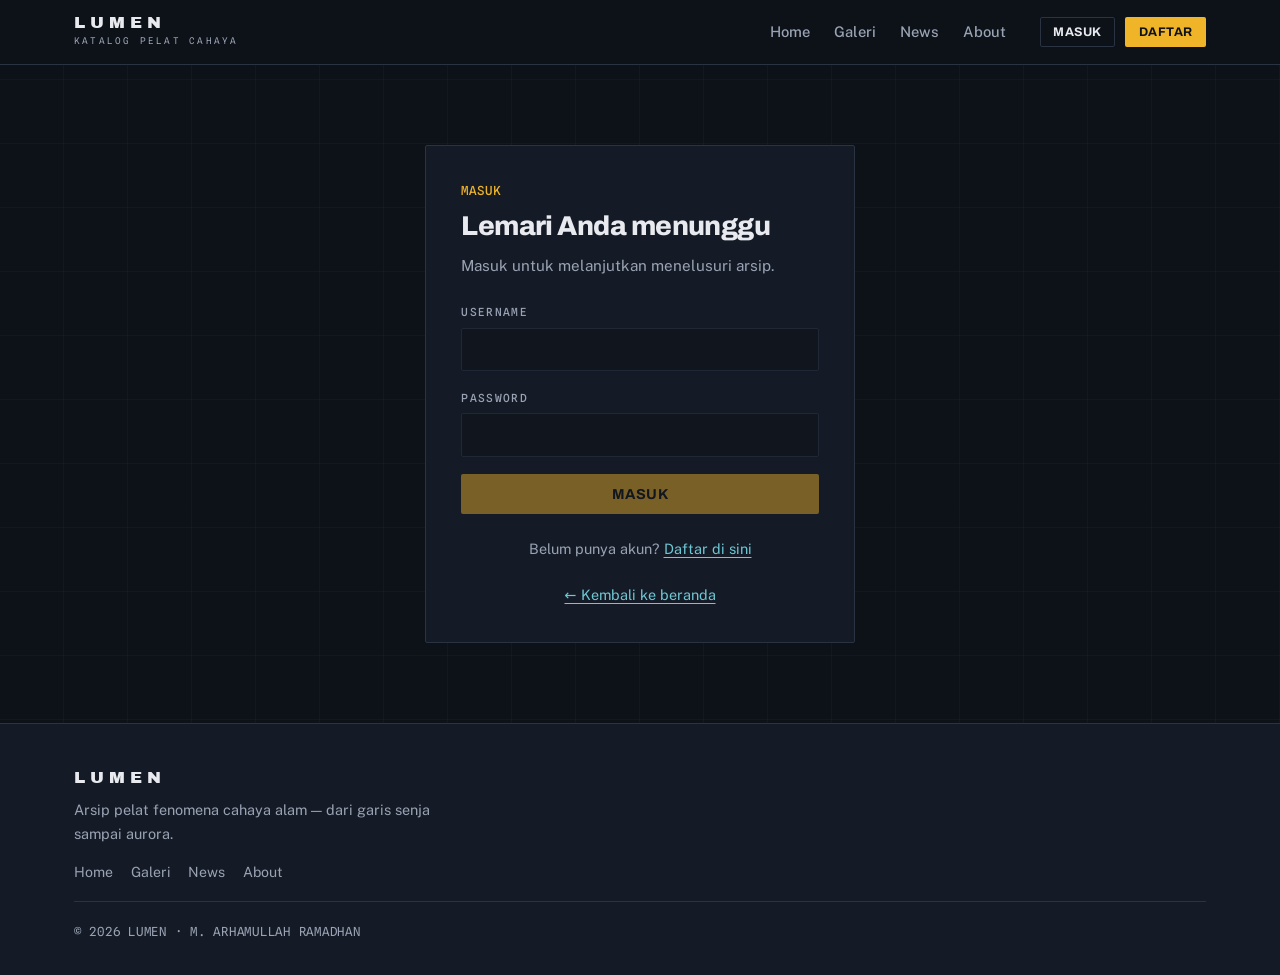
<file: login.html>
<!DOCTYPE html>
<html lang="id">
<head>
  <meta charset="UTF-8">
  <meta name="viewport" content="width=device-width, initial-scale=1">
  <title>Masuk — Lumen</title>
  <link rel="icon" href="data:image/svg+xml,%3Csvg xmlns='http://www.w3.org/2000/svg' viewBox='0 0 32 32'%3E%3Crect width='32' height='32' fill='%230d1118'/%3E%3Crect x='6' y='6' width='20' height='5' fill='%23f0b429'/%3E%3Crect x='6' y='14' width='20' height='3' fill='%236fc7d4'/%3E%3Crect x='6' y='20' width='20' height='2' fill='%23d97a9e'/%3E%3C/svg%3E">
  <link rel="preconnect" href="https://fonts.googleapis.com">
  <link rel="preconnect" href="https://fonts.gstatic.com" crossorigin>
  <link href="https://fonts.googleapis.com/css2?family=Archivo+Black&family=Archivo:wght@400;500;600;700;800;900&family=Public+Sans:wght@300;400;500;600;700&family=Spline+Sans+Mono:wght@400;500;600&display=swap" rel="stylesheet">
  <link rel="stylesheet" href="css/style.css">
</head>
<body>
  <header class="nav">
    <div class="container nav-inner">
      <a class="brand" href="index.html">
        <span class="brand-name">LUMEN</span>
        <span class="brand-sub">Katalog Pelat Cahaya</span>
      </a>
      <input class="nav-toggle-input" type="checkbox" id="nav-toggle">
      <label class="nav-toggle" for="nav-toggle">
        <span class="visually-hidden">Buka menu navigasi</span>
        <span></span><span></span><span></span>
      </label>
      <nav class="nav-menu" id="nav-menu">
        <a href="index.html" class="nav-link">Home</a>
        <a href="galeri.html" class="nav-link">Galeri</a>
        <a href="news.html" class="nav-link">News</a>
        <a href="about.html" class="nav-link">About</a>
        <div class="nav-auth">
          <a href="login.html" class="btn btn-line btn-sm">Masuk</a>
          <a href="daftar.html" class="btn btn-primary btn-sm">Daftar</a>
        </div>
      </nav>
    </div>
  </header>

  <main>
    <div class="form-card">
      <p class="mono mono-amber form-eyebrow">Masuk</p>
      <h1>Lemari Anda menunggu</h1>
      <p class="form-sub">Masuk untuk melanjutkan menelusuri arsip.</p>

      <div class="field">
        <label for="username">Username</label>
        <input id="username" name="username" type="text" autocomplete="username" aria-describedby="catatan-masuk" disabled>
      </div>
      <div class="field">
        <label for="password">Password</label>
        <input id="password" name="password" type="password" autocomplete="current-password" aria-describedby="catatan-masuk" disabled>
      </div>
      <button type="button" class="btn btn-primary btn-block" disabled>Masuk</button>

      <p class="form-alt">
        Belum punya akun? <a href="daftar.html">Daftar di sini</a>
      </p>
      <p class="form-alt">
        <a href="index.html">&larr; Kembali ke beranda</a>
      </p>
    </div>
  </main>

  <footer class="footer">
    <div class="container footer-inner">
      <div>
        <span class="brand-name">LUMEN</span>
        <p class="footer-tag">Arsip pelat fenomena cahaya alam — dari garis senja sampai aurora.</p>
      </div>
      <div class="footer-nav">
        <a href="index.html">Home</a>
        <a href="galeri.html">Galeri</a>
        <a href="news.html">News</a>
        <a href="about.html">About</a>
      </div>
      <p class="footer-copy">&copy; 2026 Lumen · M. Arhamullah Ramadhan</p>
    </div>
  </footer>
</body>
</html>
</file>
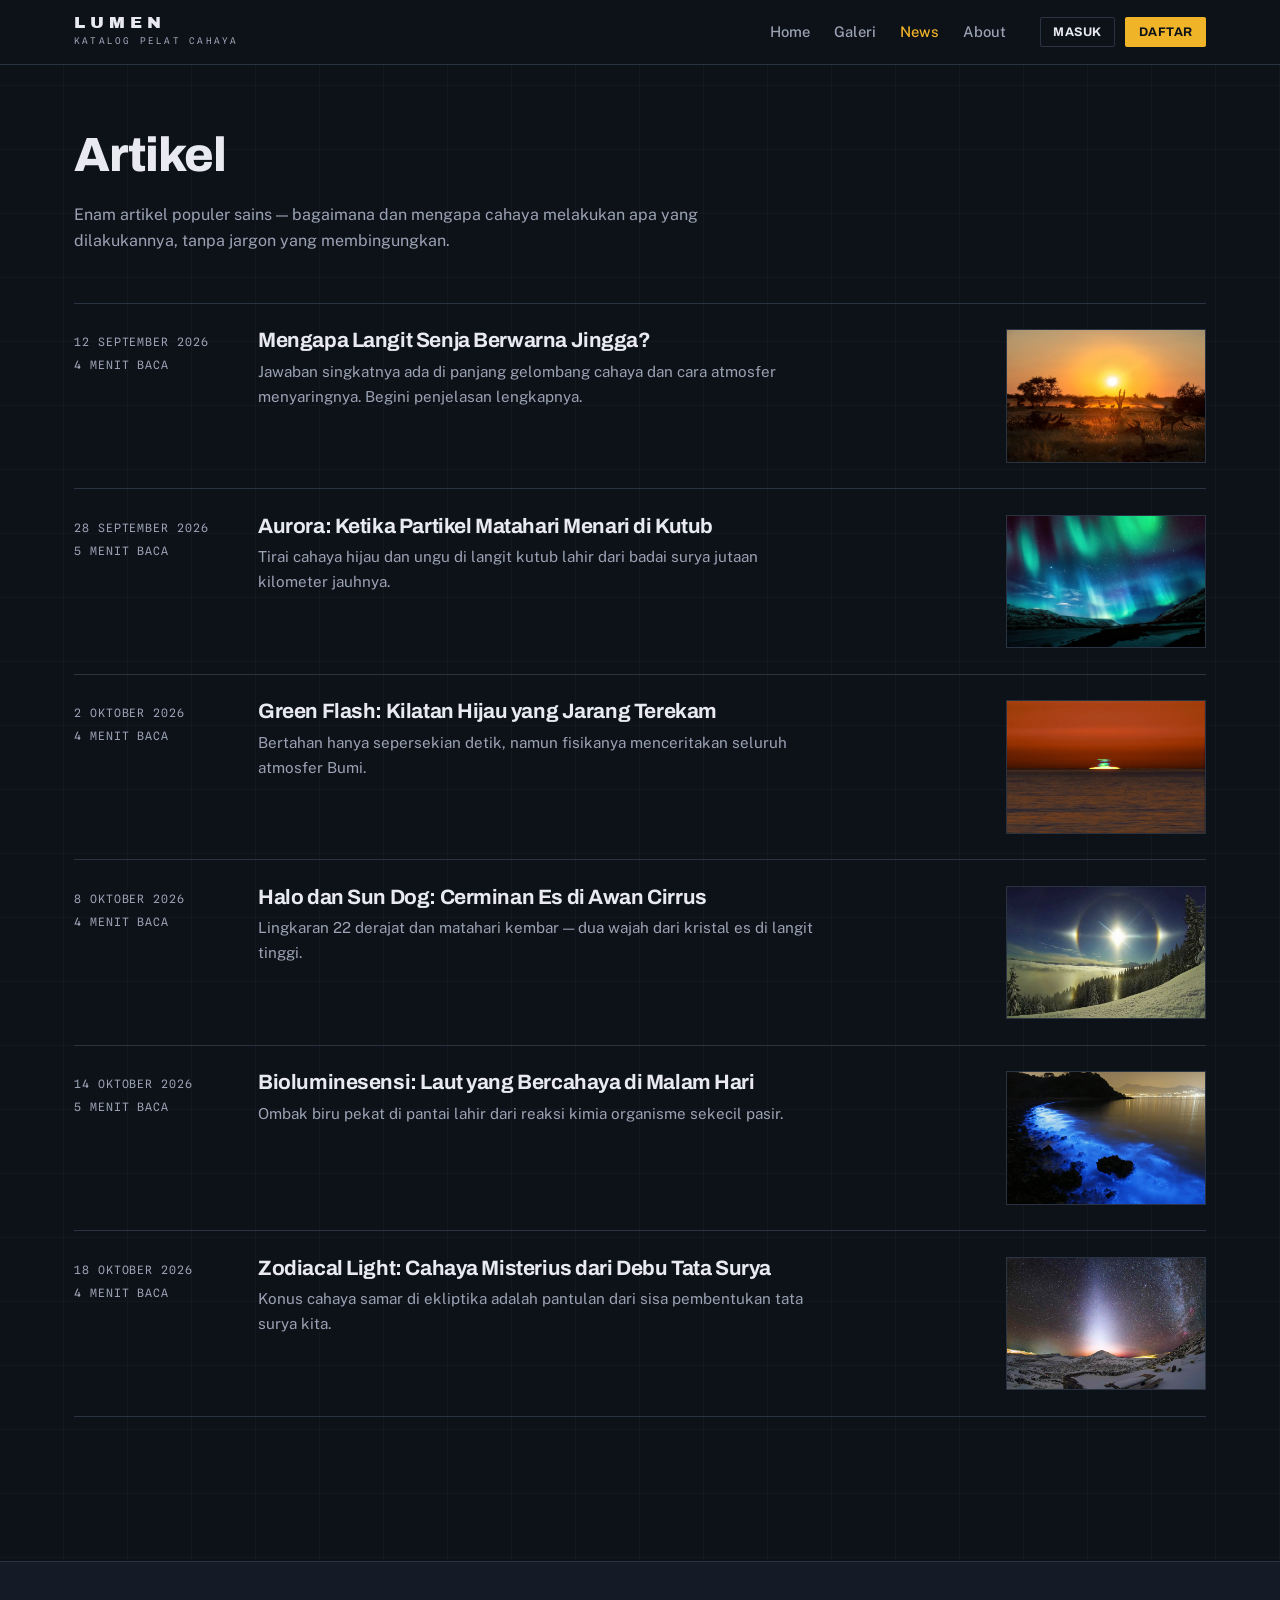
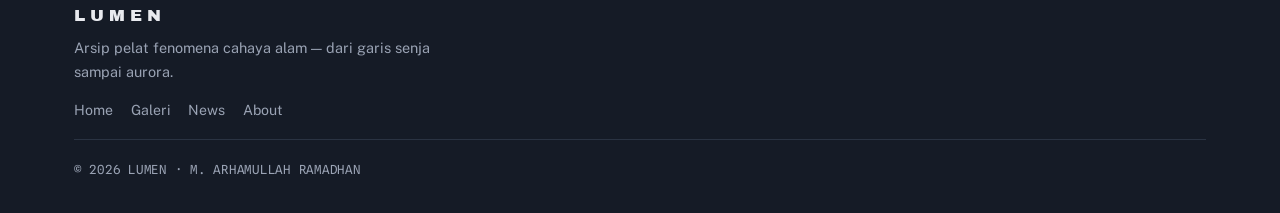
<file: news.html>
<!DOCTYPE html>
<html lang="id">
<head>
  <meta charset="UTF-8">
  <meta name="viewport" content="width=device-width, initial-scale=1">
  <title>Artikel — Lumen</title>
  <meta name="description" content="Artikel populer sains tentang fenomena cahaya alam: aurora, senja, green flash, dan lainnya.">
  <link rel="icon" href="data:image/svg+xml,%3Csvg xmlns='http://www.w3.org/2000/svg' viewBox='0 0 32 32'%3E%3Crect width='32' height='32' fill='%230d1118'/%3E%3Crect x='6' y='6' width='20' height='5' fill='%23f0b429'/%3E%3Crect x='6' y='14' width='20' height='3' fill='%236fc7d4'/%3E%3Crect x='6' y='20' width='20' height='2' fill='%23d97a9e'/%3E%3C/svg%3E">
  <link rel="preconnect" href="https://fonts.googleapis.com">
  <link rel="preconnect" href="https://fonts.gstatic.com" crossorigin>
  <link href="https://fonts.googleapis.com/css2?family=Archivo+Black&family=Archivo:wght@400;500;600;700;800;900&family=Public+Sans:wght@300;400;500;600;700&family=Spline+Sans+Mono:wght@400;500;600&display=swap" rel="stylesheet">
  <link rel="stylesheet" href="css/style.css">
</head>
<body>
  <header class="nav">
    <div class="container nav-inner">
      <a class="brand" href="index.html">
        <span class="brand-name">LUMEN</span>
        <span class="brand-sub">Katalog Pelat Cahaya</span>
      </a>
      <input class="nav-toggle-input" type="checkbox" id="nav-toggle">
      <label class="nav-toggle" for="nav-toggle">
        <span class="visually-hidden">Buka menu navigasi</span>
        <span></span><span></span><span></span>
      </label>
      <nav class="nav-menu" id="nav-menu">
        <a href="index.html" class="nav-link">Home</a>
        <a href="galeri.html" class="nav-link">Galeri</a>
        <a href="news.html" class="nav-link active" aria-current="page">News</a>
        <a href="about.html" class="nav-link">About</a>
        <div class="nav-auth">
          <a href="login.html" class="btn btn-line btn-sm">Masuk</a>
          <a href="daftar.html" class="btn btn-primary btn-sm">Daftar</a>
        </div>
      </nav>
    </div>
  </header>

  <main>
    <div class="page-head container">
      <h1>Artikel</h1>
      <p class="section-lead">
        Enam artikel populer sains — bagaimana dan mengapa cahaya melakukan
        apa yang dilakukannya, tanpa jargon yang membingungkan.
      </p>
    </div>

    <section class="section section-top-md">
      <div class="container">
        <div class="artikel-list">
          <article class="artikel-row reveal">
            <div class="artikel-meta"><span>12 September 2026</span><span>4 menit baca</span></div>
            <div>
              <h2 class="artikel-title"><a href="artikel/mengapa-senja-berwarna-jingga.html">Mengapa Langit Senja Berwarna Jingga?</a></h2>
              <p class="artikel-excerpt">Jawaban singkatnya ada di panjang gelombang cahaya dan cara atmosfer menyaringnya. Begini penjelasan lengkapnya.</p>
            </div>
            <div class="artikel-thumb"><img src="images/momen-berdasarkan-posisi-matahari/golden-hour.avif" alt="" loading="lazy"></div>
          </article>
          <article class="artikel-row reveal">
            <div class="artikel-meta"><span>28 September 2026</span><span>5 menit baca</span></div>
            <div>
              <h2 class="artikel-title"><a href="artikel/aurora-partikel-matahari.html">Aurora: Ketika Partikel Matahari Menari di Kutub</a></h2>
              <p class="artikel-excerpt">Tirai cahaya hijau dan ungu di langit kutub lahir dari badai surya jutaan kilometer jauhnya.</p>
            </div>
            <div class="artikel-thumb"><img src="images/fenomena-cahaya-langit-ekstrem/aurora.webp" alt="" loading="lazy"></div>
          </article>
          <article class="artikel-row reveal">
            <div class="artikel-meta"><span>2 Oktober 2026</span><span>4 menit baca</span></div>
            <div>
              <h2 class="artikel-title"><a href="artikel/green-flash-yang-jarang.html">Green Flash: Kilatan Hijau yang Jarang Terekam</a></h2>
              <p class="artikel-excerpt">Bertahan hanya sepersekian detik, namun fisikanya menceritakan seluruh atmosfer Bumi.</p>
            </div>
            <div class="artikel-thumb"><img src="images/fenomena-optik-dan-atmosfer/green-flash.webp" alt="" loading="lazy"></div>
          </article>
          <article class="artikel-row reveal">
            <div class="artikel-meta"><span>8 Oktober 2026</span><span>4 menit baca</span></div>
            <div>
              <h2 class="artikel-title"><a href="artikel/halo-dan-sun-dog.html">Halo dan Sun Dog: Cerminan Es di Awan Cirrus</a></h2>
              <p class="artikel-excerpt">Lingkaran 22 derajat dan matahari kembar — dua wajah dari kristal es di langit tinggi.</p>
            </div>
            <div class="artikel-thumb"><img src="images/fenomena-pembiasan-cahaya-matahari/solar-halo.jpg" alt="" loading="lazy"></div>
          </article>
          <article class="artikel-row reveal">
            <div class="artikel-meta"><span>14 Oktober 2026</span><span>5 menit baca</span></div>
            <div>
              <h2 class="artikel-title"><a href="artikel/laut-yang-bercahaya.html">Bioluminesensi: Laut yang Bercahaya di Malam Hari</a></h2>
              <p class="artikel-excerpt">Ombak biru pekat di pantai lahir dari reaksi kimia organisme sekecil pasir.</p>
            </div>
            <div class="artikel-thumb"><img src="images/momen-lanskap-eksotis/bioluminecent-night.webp" alt="" loading="lazy"></div>
          </article>
          <article class="artikel-row reveal">
            <div class="artikel-meta"><span>18 Oktober 2026</span><span>4 menit baca</span></div>
            <div>
              <h2 class="artikel-title"><a href="artikel/cahaya-dari-debu-tata-surya.html">Zodiacal Light: Cahaya Misterius dari Debu Tata Surya</a></h2>
              <p class="artikel-excerpt">Konus cahaya samar di ekliptika adalah pantulan dari sisa pembentukan tata surya kita.</p>
            </div>
            <div class="artikel-thumb"><img src="images/fenomena-cahaya-langit-ekstrem/zodiac-light.jpg" alt="" loading="lazy"></div>
          </article>
        </div>
      </div>
    </section>
  </main>

  <footer class="footer">
    <div class="container footer-inner">
      <div>
        <span class="brand-name">LUMEN</span>
        <p class="footer-tag">Arsip pelat fenomena cahaya alam — dari garis senja sampai aurora.</p>
      </div>
      <div class="footer-nav">
        <a href="index.html">Home</a>
        <a href="galeri.html">Galeri</a>
        <a href="news.html">News</a>
        <a href="about.html">About</a>
      </div>
      <p class="footer-copy">&copy; 2026 Lumen · M. Arhamullah Ramadhan</p>
    </div>
  </footer>
</body>
</html>
</file>
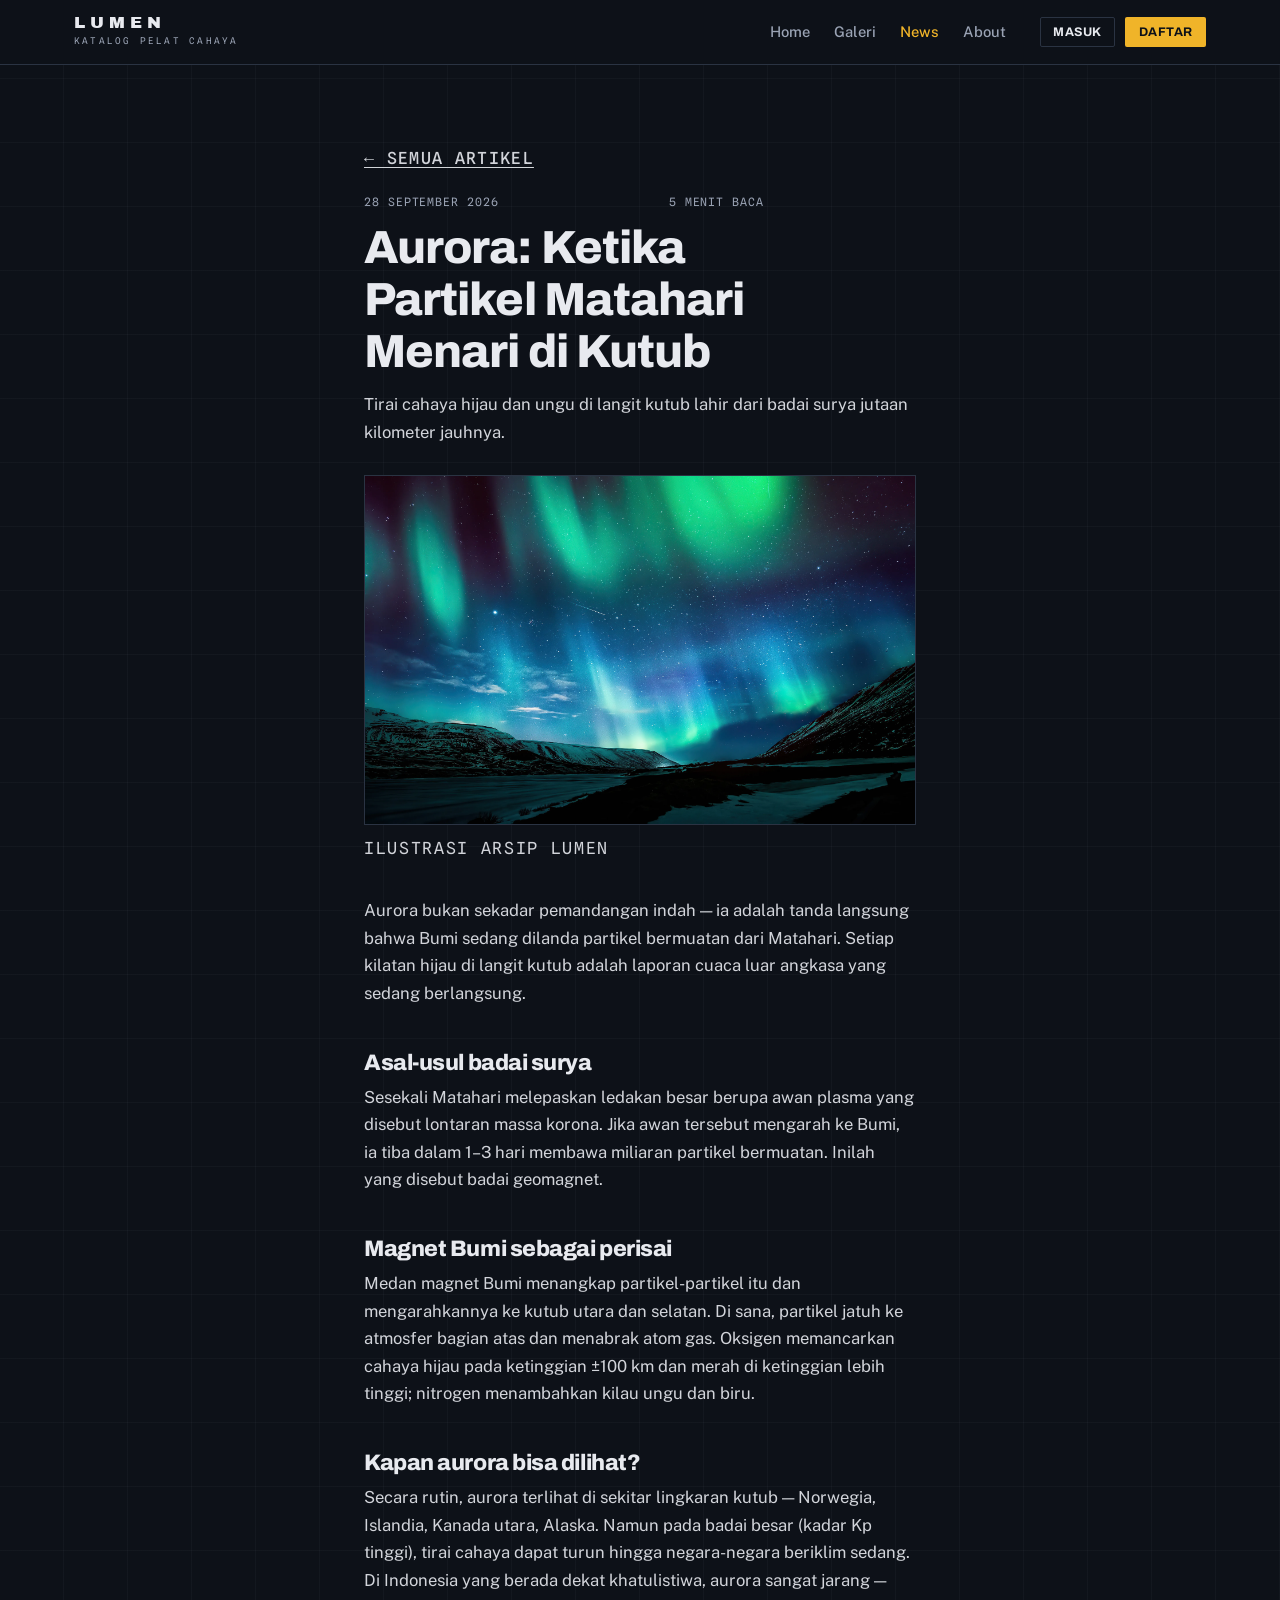
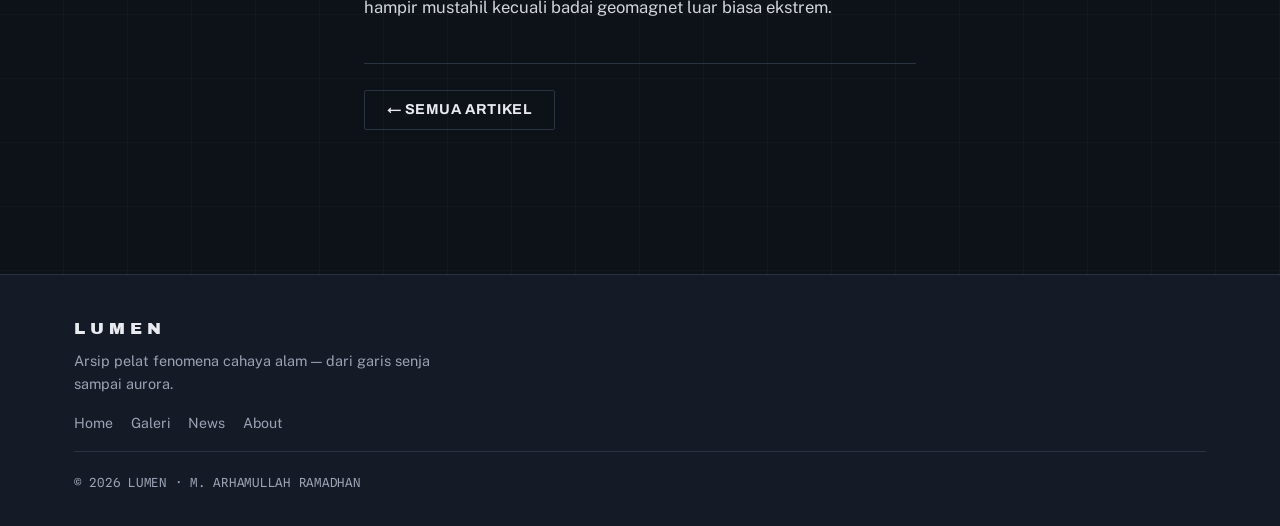
<file: artikel/aurora-partikel-matahari.html>
<!DOCTYPE html>
<html lang="id">
<head>
  <meta charset="UTF-8">
  <meta name="viewport" content="width=device-width, initial-scale=1">
  <title>Aurora: Ketika Partikel Matahari Menari di Kutub — Lumen</title>
  <meta name="description" content="Tirai cahaya hijau dan ungu di langit kutub lahir dari badai surya jutaan kilometer jauhnya.">
  <link rel="icon" href="data:image/svg+xml,%3Csvg xmlns='http://www.w3.org/2000/svg' viewBox='0 0 32 32'%3E%3Crect width='32' height='32' fill='%230d1118'/%3E%3Crect x='6' y='6' width='20' height='5' fill='%23f0b429'/%3E%3Crect x='6' y='14' width='20' height='3' fill='%236fc7d4'/%3E%3Crect x='6' y='20' width='20' height='2' fill='%23d97a9e'/%3E%3C/svg%3E">
  <link rel="preconnect" href="https://fonts.googleapis.com">
  <link rel="preconnect" href="https://fonts.gstatic.com" crossorigin>
  <link href="https://fonts.googleapis.com/css2?family=Archivo+Black&family=Archivo:wght@400;500;600;700;800;900&family=Public+Sans:wght@300;400;500;600;700&family=Spline+Sans+Mono:wght@400;500;600&display=swap" rel="stylesheet">
  <link rel="stylesheet" href="../css/style.css">
</head>
<body>
  <header class="nav">
    <div class="container nav-inner">
      <a class="brand" href="../index.html">
        <span class="brand-name">LUMEN</span>
        <span class="brand-sub">Katalog Pelat Cahaya</span>
      </a>
      <input class="nav-toggle-input" type="checkbox" id="nav-toggle">
      <label class="nav-toggle" for="nav-toggle">
        <span class="visually-hidden">Buka menu navigasi</span>
        <span></span><span></span><span></span>
      </label>
      <nav class="nav-menu" id="nav-menu">
        <a href="../index.html" class="nav-link">Home</a>
        <a href="../galeri.html" class="nav-link">Galeri</a>
        <a href="../news.html" class="nav-link active" aria-current="page">News</a>
        <a href="../about.html" class="nav-link">About</a>
        <div class="nav-auth">
          <a href="../login.html" class="btn btn-line btn-sm">Masuk</a>
          <a href="../daftar.html" class="btn btn-primary btn-sm">Daftar</a>
        </div>
      </nav>
    </div>
  </header>

  <main>
    <article class="section container prosa">
      <p class="mono"><a class="prosa-back" href="../news.html">&larr; Semua artikel</a></p>
      <div class="artikel-meta artikel-meta-head"><span>28 September 2026</span><span>5 menit baca</span></div>
      <h1>Aurora: Ketika Partikel Matahari Menari di Kutub</h1>
      <p class="section-lead prosa-lead">Tirai cahaya hijau dan ungu di langit kutub lahir dari badai surya jutaan kilometer jauhnya.</p>
      <figure class="prosa-hero">
        <img src="../images/fenomena-cahaya-langit-ekstrem/aurora.webp" alt="Aurora: Ketika Partikel Matahari Menari di Kutub" loading="lazy">
      </figure>
      <p class="prosa-figcap">Ilustrasi arsip Lumen</p>
      <p>Aurora bukan sekadar pemandangan indah — ia adalah tanda langsung bahwa Bumi sedang dilanda partikel bermuatan dari Matahari. Setiap kilatan hijau di langit kutub adalah laporan cuaca luar angkasa yang sedang berlangsung.</p>
      <h2>Asal-usul badai surya</h2>
      <p>Sesekali Matahari melepaskan ledakan besar berupa awan plasma yang disebut lontaran massa korona. Jika awan tersebut mengarah ke Bumi, ia tiba dalam 1–3 hari membawa miliaran partikel bermuatan. Inilah yang disebut badai geomagnet.</p>
      <h2>Magnet Bumi sebagai perisai</h2>
      <p>Medan magnet Bumi menangkap partikel-partikel itu dan mengarahkannya ke kutub utara dan selatan. Di sana, partikel jatuh ke atmosfer bagian atas dan menabrak atom gas. Oksigen memancarkan cahaya hijau pada ketinggian ±100 km dan merah di ketinggian lebih tinggi; nitrogen menambahkan kilau ungu dan biru.</p>
      <h2>Kapan aurora bisa dilihat?</h2>
      <p>Secara rutin, aurora terlihat di sekitar lingkaran kutub — Norwegia, Islandia, Kanada utara, Alaska. Namun pada badai besar (kadar Kp tinggi), tirai cahaya dapat turun hingga negara-negara beriklim sedang. Di Indonesia yang berada dekat khatulistiwa, aurora sangat jarang — hampir mustahil kecuali badai geomagnet luar biasa ekstrem.</p>
      <div class="prosa-foot">
        <a class="btn btn-line" href="../news.html">&larr; Semua artikel</a>
      </div>
    </article>
  </main>

  <footer class="footer">
    <div class="container footer-inner">
      <div>
        <span class="brand-name">LUMEN</span>
        <p class="footer-tag">Arsip pelat fenomena cahaya alam — dari garis senja sampai aurora.</p>
      </div>
      <div class="footer-nav">
        <a href="../index.html">Home</a>
        <a href="../galeri.html">Galeri</a>
        <a href="../news.html">News</a>
        <a href="../about.html">About</a>
      </div>
      <p class="footer-copy">&copy; 2026 Lumen · M. Arhamullah Ramadhan</p>
    </div>
  </footer>
</body>
</html>
</file>
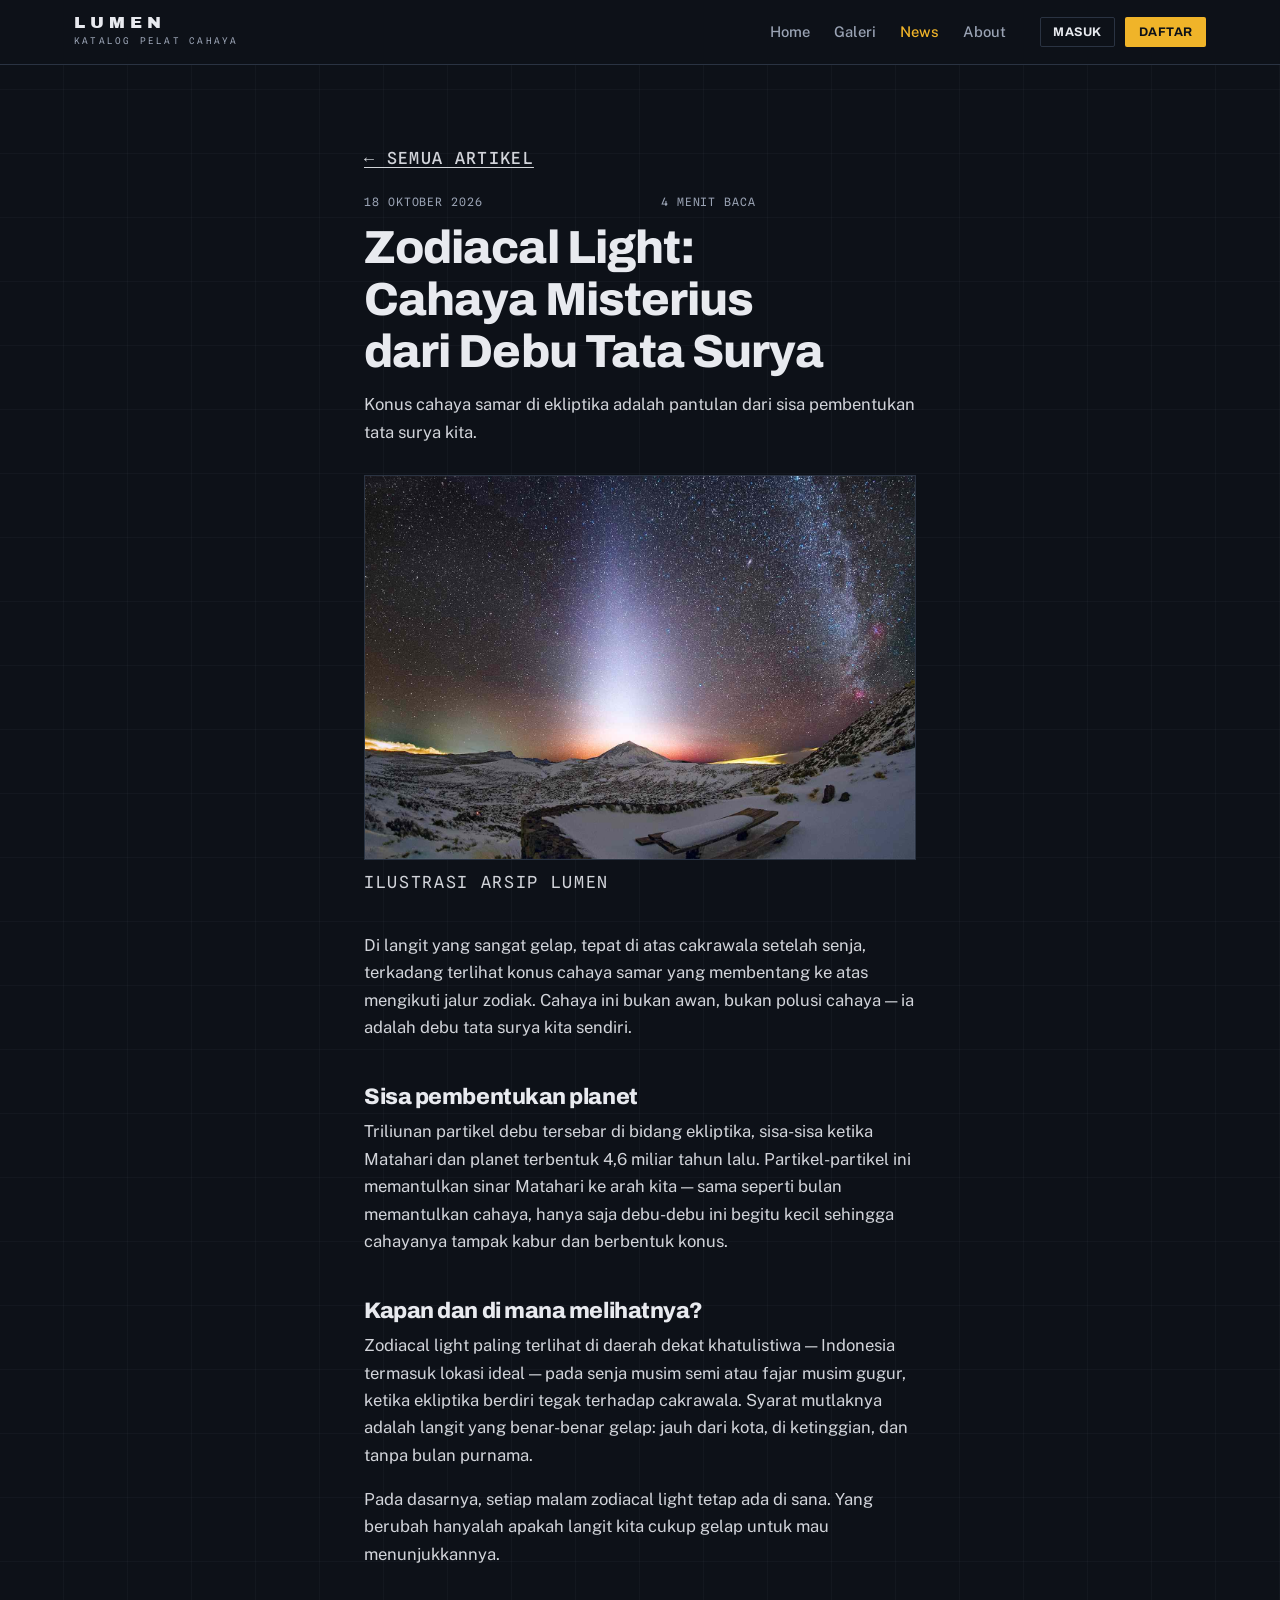
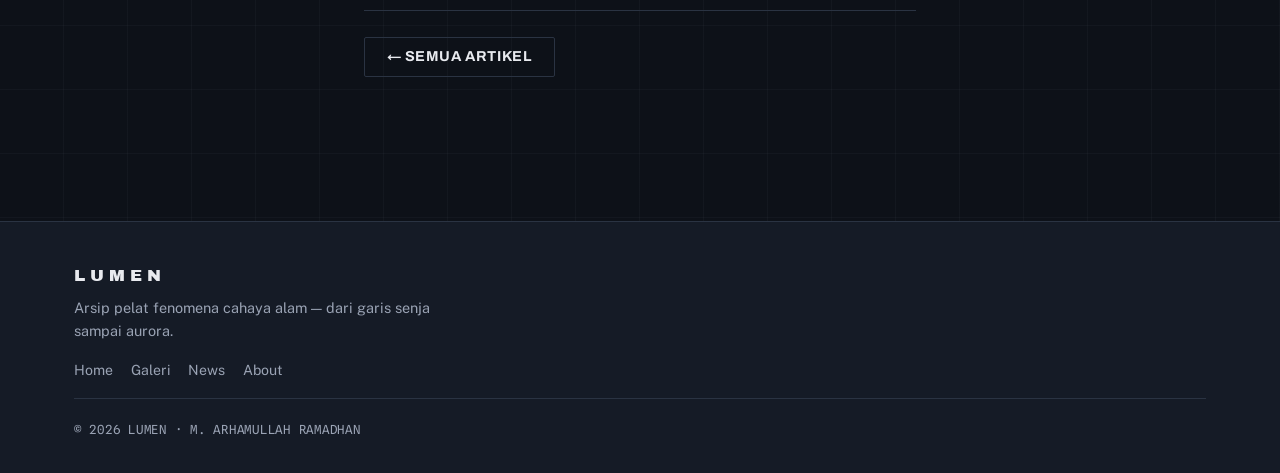
<file: artikel/cahaya-dari-debu-tata-surya.html>
<!DOCTYPE html>
<html lang="id">
<head>
  <meta charset="UTF-8">
  <meta name="viewport" content="width=device-width, initial-scale=1">
  <title>Zodiacal Light: Cahaya Misterius dari Debu Tata Surya — Lumen</title>
  <meta name="description" content="Konus cahaya samar di ekliptika adalah pantulan dari sisa pembentukan tata surya kita.">
  <link rel="icon" href="data:image/svg+xml,%3Csvg xmlns='http://www.w3.org/2000/svg' viewBox='0 0 32 32'%3E%3Crect width='32' height='32' fill='%230d1118'/%3E%3Crect x='6' y='6' width='20' height='5' fill='%23f0b429'/%3E%3Crect x='6' y='14' width='20' height='3' fill='%236fc7d4'/%3E%3Crect x='6' y='20' width='20' height='2' fill='%23d97a9e'/%3E%3C/svg%3E">
  <link rel="preconnect" href="https://fonts.googleapis.com">
  <link rel="preconnect" href="https://fonts.gstatic.com" crossorigin>
  <link href="https://fonts.googleapis.com/css2?family=Archivo+Black&family=Archivo:wght@400;500;600;700;800;900&family=Public+Sans:wght@300;400;500;600;700&family=Spline+Sans+Mono:wght@400;500;600&display=swap" rel="stylesheet">
  <link rel="stylesheet" href="../css/style.css">
</head>
<body>
  <header class="nav">
    <div class="container nav-inner">
      <a class="brand" href="../index.html">
        <span class="brand-name">LUMEN</span>
        <span class="brand-sub">Katalog Pelat Cahaya</span>
      </a>
      <input class="nav-toggle-input" type="checkbox" id="nav-toggle">
      <label class="nav-toggle" for="nav-toggle">
        <span class="visually-hidden">Buka menu navigasi</span>
        <span></span><span></span><span></span>
      </label>
      <nav class="nav-menu" id="nav-menu">
        <a href="../index.html" class="nav-link">Home</a>
        <a href="../galeri.html" class="nav-link">Galeri</a>
        <a href="../news.html" class="nav-link active" aria-current="page">News</a>
        <a href="../about.html" class="nav-link">About</a>
        <div class="nav-auth">
          <a href="../login.html" class="btn btn-line btn-sm">Masuk</a>
          <a href="../daftar.html" class="btn btn-primary btn-sm">Daftar</a>
        </div>
      </nav>
    </div>
  </header>

  <main>
    <article class="section container prosa">
      <p class="mono"><a class="prosa-back" href="../news.html">&larr; Semua artikel</a></p>
      <div class="artikel-meta artikel-meta-head"><span>18 Oktober 2026</span><span>4 menit baca</span></div>
      <h1>Zodiacal Light: Cahaya Misterius dari Debu Tata Surya</h1>
      <p class="section-lead prosa-lead">Konus cahaya samar di ekliptika adalah pantulan dari sisa pembentukan tata surya kita.</p>
      <figure class="prosa-hero">
        <img src="../images/fenomena-cahaya-langit-ekstrem/zodiac-light.jpg" alt="Zodiacal Light: Cahaya Misterius dari Debu Tata Surya" loading="lazy">
      </figure>
      <p class="prosa-figcap">Ilustrasi arsip Lumen</p>
      <p>Di langit yang sangat gelap, tepat di atas cakrawala setelah senja, terkadang terlihat konus cahaya samar yang membentang ke atas mengikuti jalur zodiak. Cahaya ini bukan awan, bukan polusi cahaya — ia adalah debu tata surya kita sendiri.</p>
      <h2>Sisa pembentukan planet</h2>
      <p>Triliunan partikel debu tersebar di bidang ekliptika, sisa-sisa ketika Matahari dan planet terbentuk 4,6 miliar tahun lalu. Partikel-partikel ini memantulkan sinar Matahari ke arah kita — sama seperti bulan memantulkan cahaya, hanya saja debu-debu ini begitu kecil sehingga cahayanya tampak kabur dan berbentuk konus.</p>
      <h2>Kapan dan di mana melihatnya?</h2>
      <p>Zodiacal light paling terlihat di daerah dekat khatulistiwa — Indonesia termasuk lokasi ideal — pada senja musim semi atau fajar musim gugur, ketika ekliptika berdiri tegak terhadap cakrawala. Syarat mutlaknya adalah langit yang benar-benar gelap: jauh dari kota, di ketinggian, dan tanpa bulan purnama.</p>
      <p>Pada dasarnya, setiap malam zodiacal light tetap ada di sana. Yang berubah hanyalah apakah langit kita cukup gelap untuk mau menunjukkannya.</p>
      <div class="prosa-foot">
        <a class="btn btn-line" href="../news.html">&larr; Semua artikel</a>
      </div>
    </article>
  </main>

  <footer class="footer">
    <div class="container footer-inner">
      <div>
        <span class="brand-name">LUMEN</span>
        <p class="footer-tag">Arsip pelat fenomena cahaya alam — dari garis senja sampai aurora.</p>
      </div>
      <div class="footer-nav">
        <a href="../index.html">Home</a>
        <a href="../galeri.html">Galeri</a>
        <a href="../news.html">News</a>
        <a href="../about.html">About</a>
      </div>
      <p class="footer-copy">&copy; 2026 Lumen · M. Arhamullah Ramadhan</p>
    </div>
  </footer>
</body>
</html>
</file>
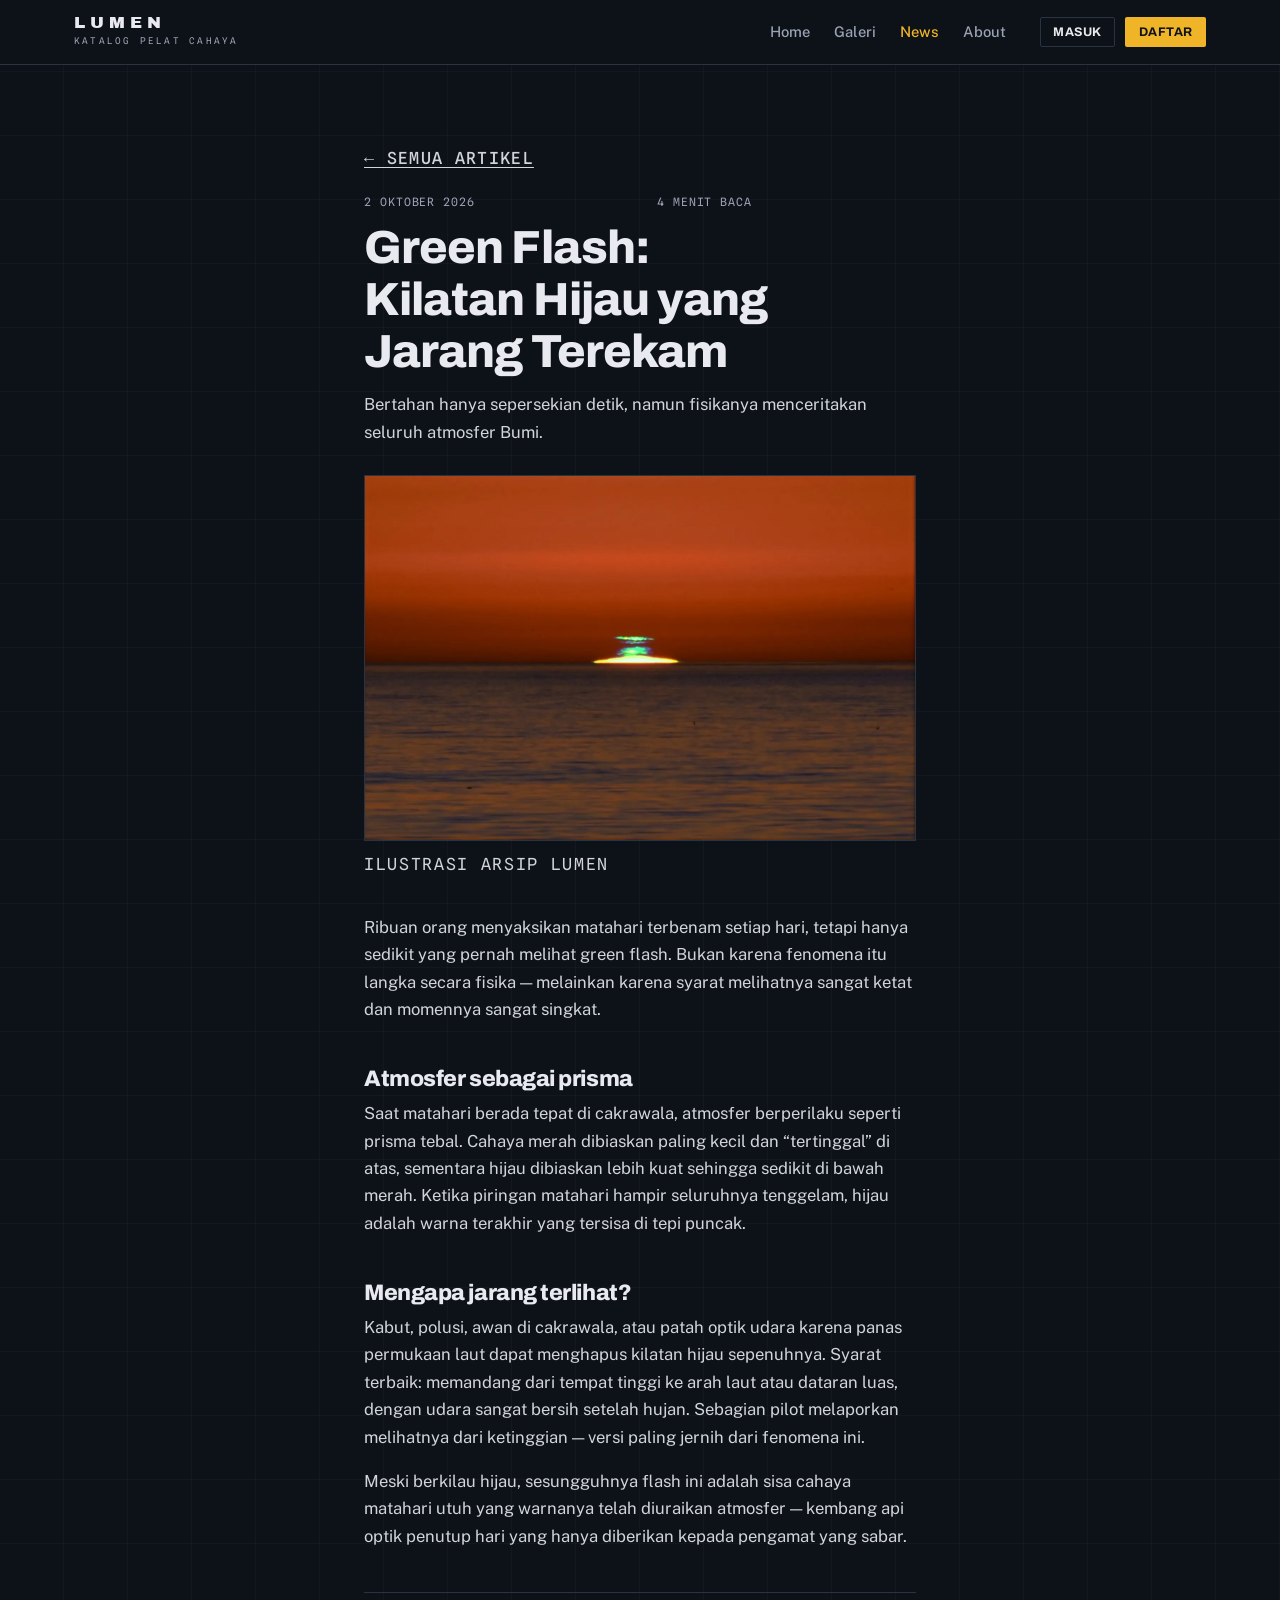
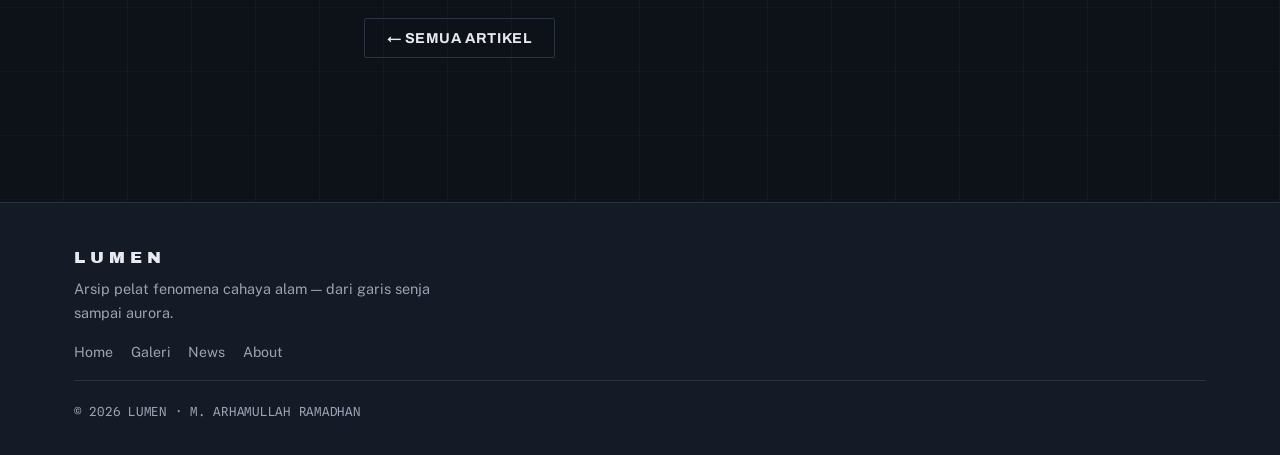
<file: artikel/green-flash-yang-jarang.html>
<!DOCTYPE html>
<html lang="id">
<head>
  <meta charset="UTF-8">
  <meta name="viewport" content="width=device-width, initial-scale=1">
  <title>Green Flash: Kilatan Hijau yang Jarang Terekam — Lumen</title>
  <meta name="description" content="Bertahan hanya sepersekian detik, namun fisikanya menceritakan seluruh atmosfer Bumi.">
  <link rel="icon" href="data:image/svg+xml,%3Csvg xmlns='http://www.w3.org/2000/svg' viewBox='0 0 32 32'%3E%3Crect width='32' height='32' fill='%230d1118'/%3E%3Crect x='6' y='6' width='20' height='5' fill='%23f0b429'/%3E%3Crect x='6' y='14' width='20' height='3' fill='%236fc7d4'/%3E%3Crect x='6' y='20' width='20' height='2' fill='%23d97a9e'/%3E%3C/svg%3E">
  <link rel="preconnect" href="https://fonts.googleapis.com">
  <link rel="preconnect" href="https://fonts.gstatic.com" crossorigin>
  <link href="https://fonts.googleapis.com/css2?family=Archivo+Black&family=Archivo:wght@400;500;600;700;800;900&family=Public+Sans:wght@300;400;500;600;700&family=Spline+Sans+Mono:wght@400;500;600&display=swap" rel="stylesheet">
  <link rel="stylesheet" href="../css/style.css">
</head>
<body>
  <header class="nav">
    <div class="container nav-inner">
      <a class="brand" href="../index.html">
        <span class="brand-name">LUMEN</span>
        <span class="brand-sub">Katalog Pelat Cahaya</span>
      </a>
      <input class="nav-toggle-input" type="checkbox" id="nav-toggle">
      <label class="nav-toggle" for="nav-toggle">
        <span class="visually-hidden">Buka menu navigasi</span>
        <span></span><span></span><span></span>
      </label>
      <nav class="nav-menu" id="nav-menu">
        <a href="../index.html" class="nav-link">Home</a>
        <a href="../galeri.html" class="nav-link">Galeri</a>
        <a href="../news.html" class="nav-link active" aria-current="page">News</a>
        <a href="../about.html" class="nav-link">About</a>
        <div class="nav-auth">
          <a href="../login.html" class="btn btn-line btn-sm">Masuk</a>
          <a href="../daftar.html" class="btn btn-primary btn-sm">Daftar</a>
        </div>
      </nav>
    </div>
  </header>

  <main>
    <article class="section container prosa">
      <p class="mono"><a class="prosa-back" href="../news.html">&larr; Semua artikel</a></p>
      <div class="artikel-meta artikel-meta-head"><span>2 Oktober 2026</span><span>4 menit baca</span></div>
      <h1>Green Flash: Kilatan Hijau yang Jarang Terekam</h1>
      <p class="section-lead prosa-lead">Bertahan hanya sepersekian detik, namun fisikanya menceritakan seluruh atmosfer Bumi.</p>
      <figure class="prosa-hero">
        <img src="../images/fenomena-optik-dan-atmosfer/green-flash.webp" alt="Green Flash: Kilatan Hijau yang Jarang Terekam" loading="lazy">
      </figure>
      <p class="prosa-figcap">Ilustrasi arsip Lumen</p>
      <p>Ribuan orang menyaksikan matahari terbenam setiap hari, tetapi hanya sedikit yang pernah melihat green flash. Bukan karena fenomena itu langka secara fisika — melainkan karena syarat melihatnya sangat ketat dan momennya sangat singkat.</p>
      <h2>Atmosfer sebagai prisma</h2>
      <p>Saat matahari berada tepat di cakrawala, atmosfer berperilaku seperti prisma tebal. Cahaya merah dibiaskan paling kecil dan “tertinggal” di atas, sementara hijau dibiaskan lebih kuat sehingga sedikit di bawah merah. Ketika piringan matahari hampir seluruhnya tenggelam, hijau adalah warna terakhir yang tersisa di tepi puncak.</p>
      <h2>Mengapa jarang terlihat?</h2>
      <p>Kabut, polusi, awan di cakrawala, atau patah optik udara karena panas permukaan laut dapat menghapus kilatan hijau sepenuhnya. Syarat terbaik: memandang dari tempat tinggi ke arah laut atau dataran luas, dengan udara sangat bersih setelah hujan. Sebagian pilot melaporkan melihatnya dari ketinggian — versi paling jernih dari fenomena ini.</p>
      <p>Meski berkilau hijau, sesungguhnya flash ini adalah sisa cahaya matahari utuh yang warnanya telah diuraikan atmosfer — kembang api optik penutup hari yang hanya diberikan kepada pengamat yang sabar.</p>
      <div class="prosa-foot">
        <a class="btn btn-line" href="../news.html">&larr; Semua artikel</a>
      </div>
    </article>
  </main>

  <footer class="footer">
    <div class="container footer-inner">
      <div>
        <span class="brand-name">LUMEN</span>
        <p class="footer-tag">Arsip pelat fenomena cahaya alam — dari garis senja sampai aurora.</p>
      </div>
      <div class="footer-nav">
        <a href="../index.html">Home</a>
        <a href="../galeri.html">Galeri</a>
        <a href="../news.html">News</a>
        <a href="../about.html">About</a>
      </div>
      <p class="footer-copy">&copy; 2026 Lumen · M. Arhamullah Ramadhan</p>
    </div>
  </footer>
</body>
</html>
</file>
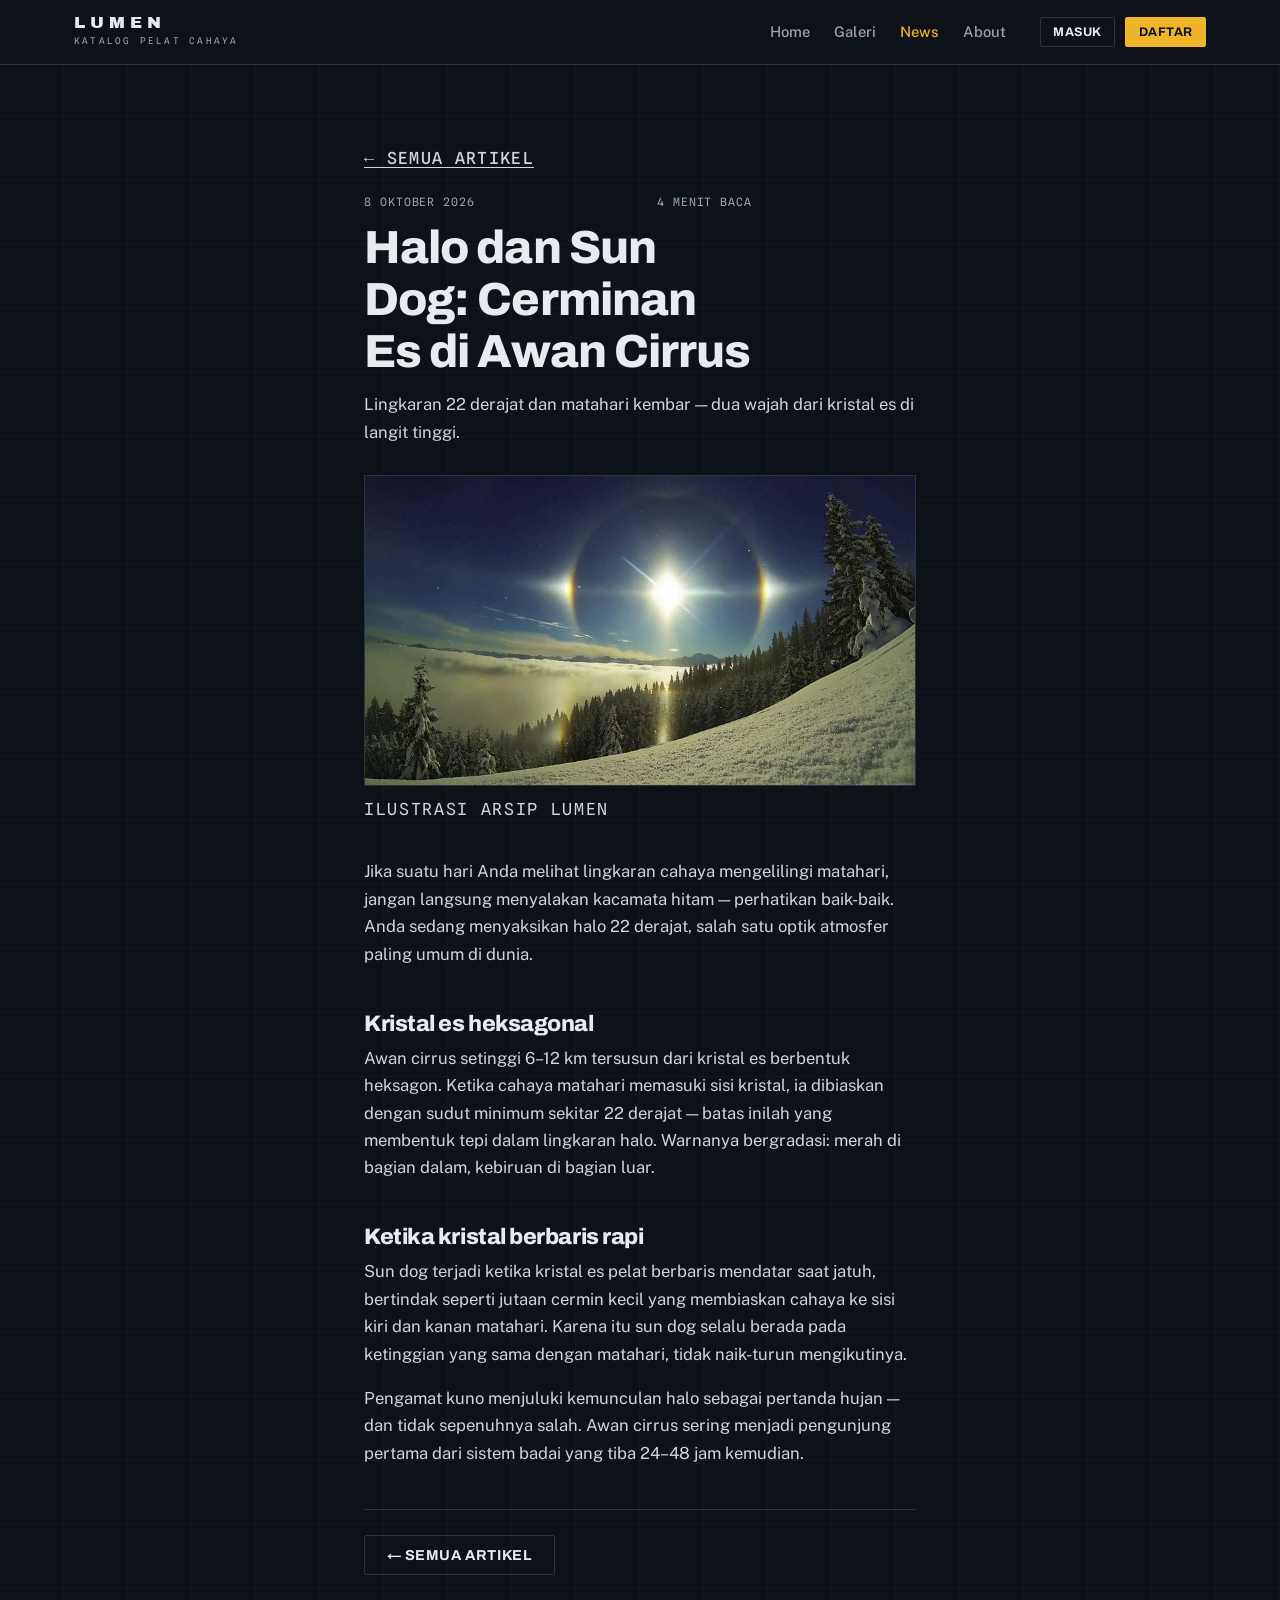
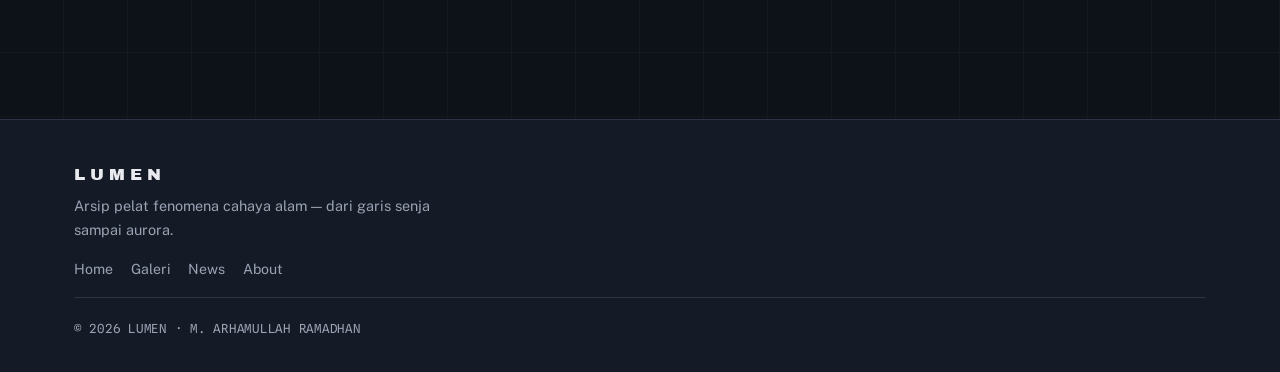
<file: artikel/halo-dan-sun-dog.html>
<!DOCTYPE html>
<html lang="id">
<head>
  <meta charset="UTF-8">
  <meta name="viewport" content="width=device-width, initial-scale=1">
  <title>Halo dan Sun Dog: Cerminan Es di Awan Cirrus — Lumen</title>
  <meta name="description" content="Lingkaran 22 derajat dan matahari kembar — dua wajah dari kristal es di langit tinggi.">
  <link rel="icon" href="data:image/svg+xml,%3Csvg xmlns='http://www.w3.org/2000/svg' viewBox='0 0 32 32'%3E%3Crect width='32' height='32' fill='%230d1118'/%3E%3Crect x='6' y='6' width='20' height='5' fill='%23f0b429'/%3E%3Crect x='6' y='14' width='20' height='3' fill='%236fc7d4'/%3E%3Crect x='6' y='20' width='20' height='2' fill='%23d97a9e'/%3E%3C/svg%3E">
  <link rel="preconnect" href="https://fonts.googleapis.com">
  <link rel="preconnect" href="https://fonts.gstatic.com" crossorigin>
  <link href="https://fonts.googleapis.com/css2?family=Archivo+Black&family=Archivo:wght@400;500;600;700;800;900&family=Public+Sans:wght@300;400;500;600;700&family=Spline+Sans+Mono:wght@400;500;600&display=swap" rel="stylesheet">
  <link rel="stylesheet" href="../css/style.css">
</head>
<body>
  <header class="nav">
    <div class="container nav-inner">
      <a class="brand" href="../index.html">
        <span class="brand-name">LUMEN</span>
        <span class="brand-sub">Katalog Pelat Cahaya</span>
      </a>
      <input class="nav-toggle-input" type="checkbox" id="nav-toggle">
      <label class="nav-toggle" for="nav-toggle">
        <span class="visually-hidden">Buka menu navigasi</span>
        <span></span><span></span><span></span>
      </label>
      <nav class="nav-menu" id="nav-menu">
        <a href="../index.html" class="nav-link">Home</a>
        <a href="../galeri.html" class="nav-link">Galeri</a>
        <a href="../news.html" class="nav-link active" aria-current="page">News</a>
        <a href="../about.html" class="nav-link">About</a>
        <div class="nav-auth">
          <a href="../login.html" class="btn btn-line btn-sm">Masuk</a>
          <a href="../daftar.html" class="btn btn-primary btn-sm">Daftar</a>
        </div>
      </nav>
    </div>
  </header>

  <main>
    <article class="section container prosa">
      <p class="mono"><a class="prosa-back" href="../news.html">&larr; Semua artikel</a></p>
      <div class="artikel-meta artikel-meta-head"><span>8 Oktober 2026</span><span>4 menit baca</span></div>
      <h1>Halo dan Sun Dog: Cerminan Es di Awan Cirrus</h1>
      <p class="section-lead prosa-lead">Lingkaran 22 derajat dan matahari kembar — dua wajah dari kristal es di langit tinggi.</p>
      <figure class="prosa-hero">
        <img src="../images/fenomena-pembiasan-cahaya-matahari/solar-halo.jpg" alt="Halo dan Sun Dog: Cerminan Es di Awan Cirrus" loading="lazy">
      </figure>
      <p class="prosa-figcap">Ilustrasi arsip Lumen</p>
      <p>Jika suatu hari Anda melihat lingkaran cahaya mengelilingi matahari, jangan langsung menyalakan kacamata hitam — perhatikan baik-baik. Anda sedang menyaksikan halo 22 derajat, salah satu optik atmosfer paling umum di dunia.</p>
      <h2>Kristal es heksagonal</h2>
      <p>Awan cirrus setinggi 6–12 km tersusun dari kristal es berbentuk heksagon. Ketika cahaya matahari memasuki sisi kristal, ia dibiaskan dengan sudut minimum sekitar 22 derajat — batas inilah yang membentuk tepi dalam lingkaran halo. Warnanya bergradasi: merah di bagian dalam, kebiruan di bagian luar.</p>
      <h2>Ketika kristal berbaris rapi</h2>
      <p>Sun dog terjadi ketika kristal es pelat berbaris mendatar saat jatuh, bertindak seperti jutaan cermin kecil yang membiaskan cahaya ke sisi kiri dan kanan matahari. Karena itu sun dog selalu berada pada ketinggian yang sama dengan matahari, tidak naik-turun mengikutinya.</p>
      <p>Pengamat kuno menjuluki kemunculan halo sebagai pertanda hujan — dan tidak sepenuhnya salah. Awan cirrus sering menjadi pengunjung pertama dari sistem badai yang tiba 24–48 jam kemudian.</p>
      <div class="prosa-foot">
        <a class="btn btn-line" href="../news.html">&larr; Semua artikel</a>
      </div>
    </article>
  </main>

  <footer class="footer">
    <div class="container footer-inner">
      <div>
        <span class="brand-name">LUMEN</span>
        <p class="footer-tag">Arsip pelat fenomena cahaya alam — dari garis senja sampai aurora.</p>
      </div>
      <div class="footer-nav">
        <a href="../index.html">Home</a>
        <a href="../galeri.html">Galeri</a>
        <a href="../news.html">News</a>
        <a href="../about.html">About</a>
      </div>
      <p class="footer-copy">&copy; 2026 Lumen · M. Arhamullah Ramadhan</p>
    </div>
  </footer>
</body>
</html>
</file>
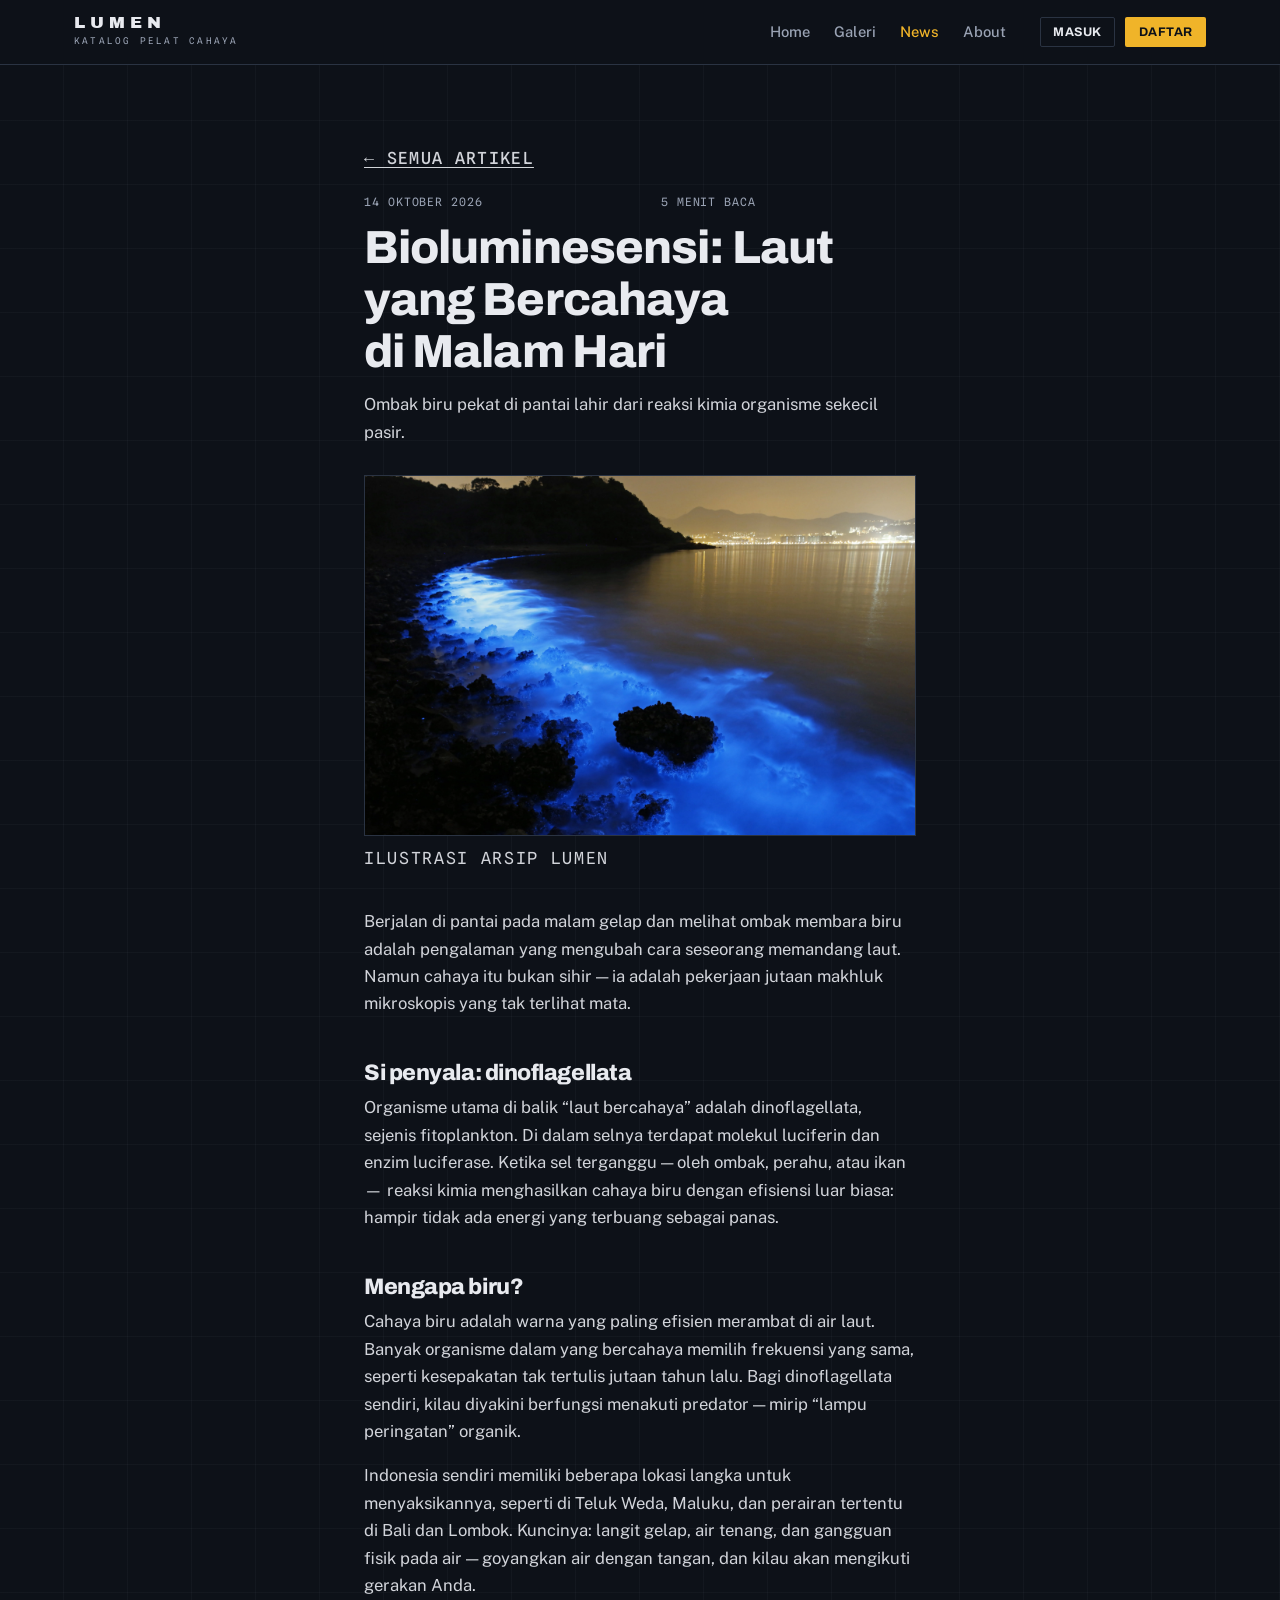
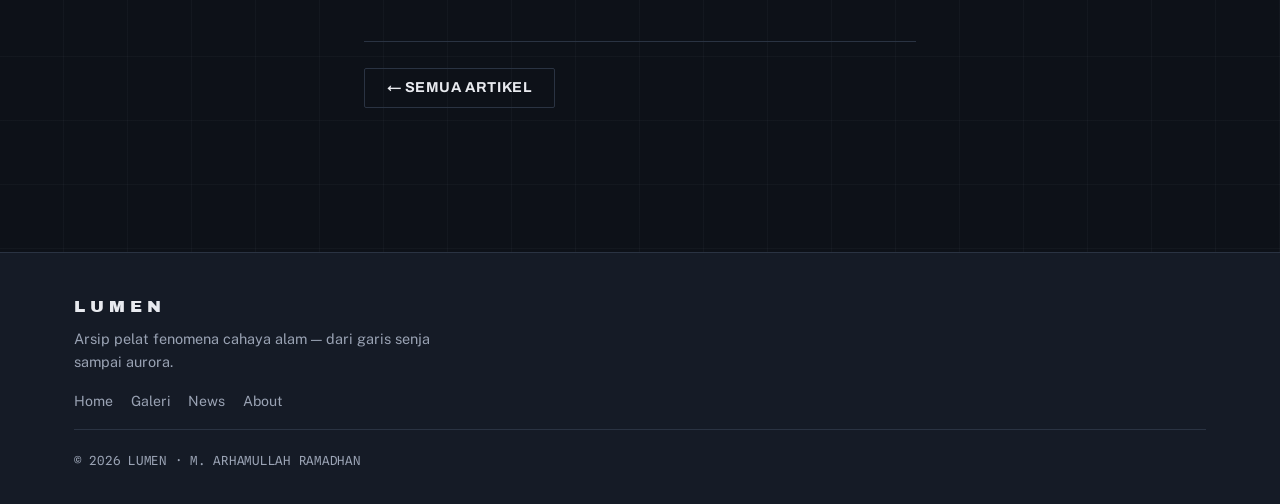
<file: artikel/laut-yang-bercahaya.html>
<!DOCTYPE html>
<html lang="id">
<head>
  <meta charset="UTF-8">
  <meta name="viewport" content="width=device-width, initial-scale=1">
  <title>Bioluminesensi: Laut yang Bercahaya di Malam Hari — Lumen</title>
  <meta name="description" content="Ombak biru pekat di pantai lahir dari reaksi kimia organisme sekecil pasir.">
  <link rel="icon" href="data:image/svg+xml,%3Csvg xmlns='http://www.w3.org/2000/svg' viewBox='0 0 32 32'%3E%3Crect width='32' height='32' fill='%230d1118'/%3E%3Crect x='6' y='6' width='20' height='5' fill='%23f0b429'/%3E%3Crect x='6' y='14' width='20' height='3' fill='%236fc7d4'/%3E%3Crect x='6' y='20' width='20' height='2' fill='%23d97a9e'/%3E%3C/svg%3E">
  <link rel="preconnect" href="https://fonts.googleapis.com">
  <link rel="preconnect" href="https://fonts.gstatic.com" crossorigin>
  <link href="https://fonts.googleapis.com/css2?family=Archivo+Black&family=Archivo:wght@400;500;600;700;800;900&family=Public+Sans:wght@300;400;500;600;700&family=Spline+Sans+Mono:wght@400;500;600&display=swap" rel="stylesheet">
  <link rel="stylesheet" href="../css/style.css">
</head>
<body>
  <header class="nav">
    <div class="container nav-inner">
      <a class="brand" href="../index.html">
        <span class="brand-name">LUMEN</span>
        <span class="brand-sub">Katalog Pelat Cahaya</span>
      </a>
      <input class="nav-toggle-input" type="checkbox" id="nav-toggle">
      <label class="nav-toggle" for="nav-toggle">
        <span class="visually-hidden">Buka menu navigasi</span>
        <span></span><span></span><span></span>
      </label>
      <nav class="nav-menu" id="nav-menu">
        <a href="../index.html" class="nav-link">Home</a>
        <a href="../galeri.html" class="nav-link">Galeri</a>
        <a href="../news.html" class="nav-link active" aria-current="page">News</a>
        <a href="../about.html" class="nav-link">About</a>
        <div class="nav-auth">
          <a href="../login.html" class="btn btn-line btn-sm">Masuk</a>
          <a href="../daftar.html" class="btn btn-primary btn-sm">Daftar</a>
        </div>
      </nav>
    </div>
  </header>

  <main>
    <article class="section container prosa">
      <p class="mono"><a class="prosa-back" href="../news.html">&larr; Semua artikel</a></p>
      <div class="artikel-meta artikel-meta-head"><span>14 Oktober 2026</span><span>5 menit baca</span></div>
      <h1>Bioluminesensi: Laut yang Bercahaya di Malam Hari</h1>
      <p class="section-lead prosa-lead">Ombak biru pekat di pantai lahir dari reaksi kimia organisme sekecil pasir.</p>
      <figure class="prosa-hero">
        <img src="../images/momen-lanskap-eksotis/bioluminecent-night.webp" alt="Bioluminesensi: Laut yang Bercahaya di Malam Hari" loading="lazy">
      </figure>
      <p class="prosa-figcap">Ilustrasi arsip Lumen</p>
      <p>Berjalan di pantai pada malam gelap dan melihat ombak membara biru adalah pengalaman yang mengubah cara seseorang memandang laut. Namun cahaya itu bukan sihir — ia adalah pekerjaan jutaan makhluk mikroskopis yang tak terlihat mata.</p>
      <h2>Si penyala: dinoflagellata</h2>
      <p>Organisme utama di balik “laut bercahaya” adalah dinoflagellata, sejenis fitoplankton. Di dalam selnya terdapat molekul luciferin dan enzim luciferase. Ketika sel terganggu — oleh ombak, perahu, atau ikan — reaksi kimia menghasilkan cahaya biru dengan efisiensi luar biasa: hampir tidak ada energi yang terbuang sebagai panas.</p>
      <h2>Mengapa biru?</h2>
      <p>Cahaya biru adalah warna yang paling efisien merambat di air laut. Banyak organisme dalam yang bercahaya memilih frekuensi yang sama, seperti kesepakatan tak tertulis jutaan tahun lalu. Bagi dinoflagellata sendiri, kilau diyakini berfungsi menakuti predator — mirip “lampu peringatan” organik.</p>
      <p>Indonesia sendiri memiliki beberapa lokasi langka untuk menyaksikannya, seperti di Teluk Weda, Maluku, dan perairan tertentu di Bali dan Lombok. Kuncinya: langit gelap, air tenang, dan gangguan fisik pada air — goyangkan air dengan tangan, dan kilau akan mengikuti gerakan Anda.</p>
      <div class="prosa-foot">
        <a class="btn btn-line" href="../news.html">&larr; Semua artikel</a>
      </div>
    </article>
  </main>

  <footer class="footer">
    <div class="container footer-inner">
      <div>
        <span class="brand-name">LUMEN</span>
        <p class="footer-tag">Arsip pelat fenomena cahaya alam — dari garis senja sampai aurora.</p>
      </div>
      <div class="footer-nav">
        <a href="../index.html">Home</a>
        <a href="../galeri.html">Galeri</a>
        <a href="../news.html">News</a>
        <a href="../about.html">About</a>
      </div>
      <p class="footer-copy">&copy; 2026 Lumen · M. Arhamullah Ramadhan</p>
    </div>
  </footer>
</body>
</html>
</file>
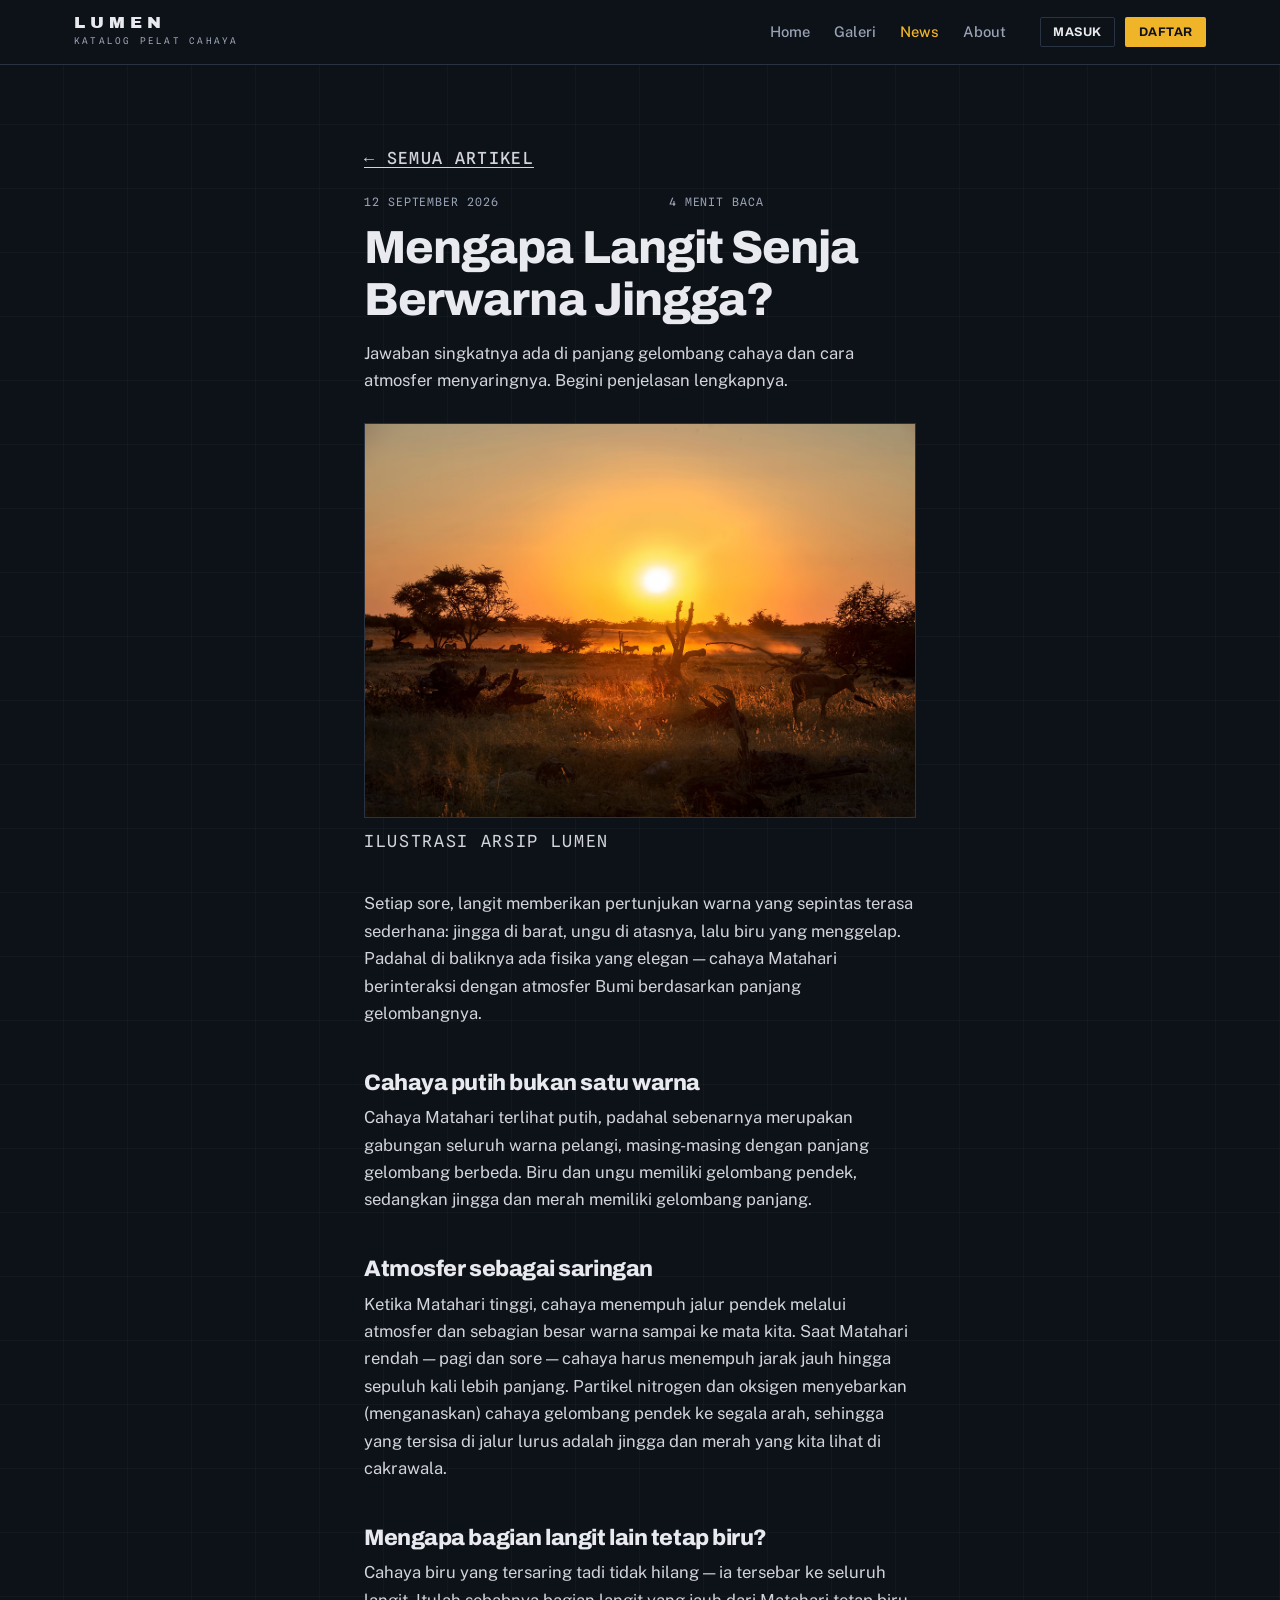
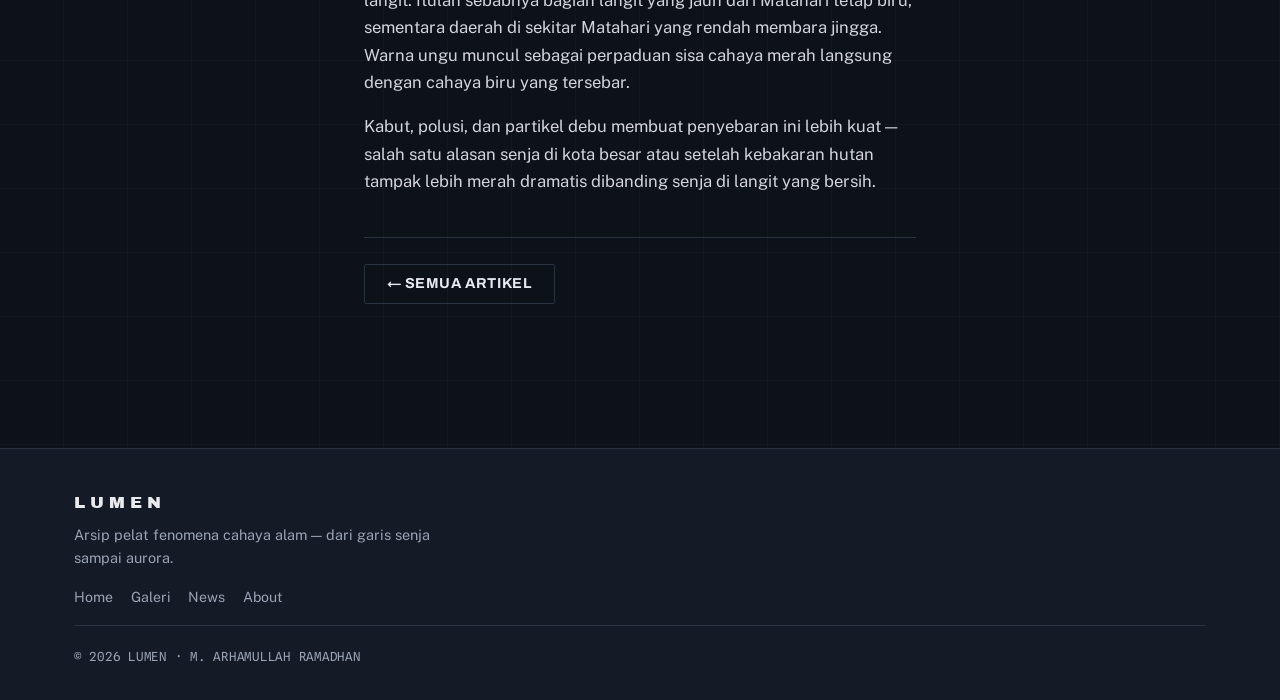
<file: artikel/mengapa-senja-berwarna-jingga.html>
<!DOCTYPE html>
<html lang="id">
<head>
  <meta charset="UTF-8">
  <meta name="viewport" content="width=device-width, initial-scale=1">
  <title>Mengapa Langit Senja Berwarna Jingga? — Lumen</title>
  <meta name="description" content="Jawaban singkatnya ada di panjang gelombang cahaya dan cara atmosfer menyaringnya. Begini penjelasan lengkapnya.">
  <link rel="icon" href="data:image/svg+xml,%3Csvg xmlns='http://www.w3.org/2000/svg' viewBox='0 0 32 32'%3E%3Crect width='32' height='32' fill='%230d1118'/%3E%3Crect x='6' y='6' width='20' height='5' fill='%23f0b429'/%3E%3Crect x='6' y='14' width='20' height='3' fill='%236fc7d4'/%3E%3Crect x='6' y='20' width='20' height='2' fill='%23d97a9e'/%3E%3C/svg%3E">
  <link rel="preconnect" href="https://fonts.googleapis.com">
  <link rel="preconnect" href="https://fonts.gstatic.com" crossorigin>
  <link href="https://fonts.googleapis.com/css2?family=Archivo+Black&family=Archivo:wght@400;500;600;700;800;900&family=Public+Sans:wght@300;400;500;600;700&family=Spline+Sans+Mono:wght@400;500;600&display=swap" rel="stylesheet">
  <link rel="stylesheet" href="../css/style.css">
</head>
<body>
  <header class="nav">
    <div class="container nav-inner">
      <a class="brand" href="../index.html">
        <span class="brand-name">LUMEN</span>
        <span class="brand-sub">Katalog Pelat Cahaya</span>
      </a>
      <input class="nav-toggle-input" type="checkbox" id="nav-toggle">
      <label class="nav-toggle" for="nav-toggle">
        <span class="visually-hidden">Buka menu navigasi</span>
        <span></span><span></span><span></span>
      </label>
      <nav class="nav-menu" id="nav-menu">
        <a href="../index.html" class="nav-link">Home</a>
        <a href="../galeri.html" class="nav-link">Galeri</a>
        <a href="../news.html" class="nav-link active" aria-current="page">News</a>
        <a href="../about.html" class="nav-link">About</a>
        <div class="nav-auth">
          <a href="../login.html" class="btn btn-line btn-sm">Masuk</a>
          <a href="../daftar.html" class="btn btn-primary btn-sm">Daftar</a>
        </div>
      </nav>
    </div>
  </header>

  <main>
    <article class="section container prosa">
      <p class="mono"><a class="prosa-back" href="../news.html">&larr; Semua artikel</a></p>
      <div class="artikel-meta artikel-meta-head"><span>12 September 2026</span><span>4 menit baca</span></div>
      <h1>Mengapa Langit Senja Berwarna Jingga?</h1>
      <p class="section-lead prosa-lead">Jawaban singkatnya ada di panjang gelombang cahaya dan cara atmosfer menyaringnya. Begini penjelasan lengkapnya.</p>
      <figure class="prosa-hero">
        <img src="../images/momen-berdasarkan-posisi-matahari/golden-hour.avif" alt="Mengapa Langit Senja Berwarna Jingga?" loading="lazy">
      </figure>
      <p class="prosa-figcap">Ilustrasi arsip Lumen</p>
      <p>Setiap sore, langit memberikan pertunjukan warna yang sepintas terasa sederhana: jingga di barat, ungu di atasnya, lalu biru yang menggelap. Padahal di baliknya ada fisika yang elegan — cahaya Matahari berinteraksi dengan atmosfer Bumi berdasarkan panjang gelombangnya.</p>
      <h2>Cahaya putih bukan satu warna</h2>
      <p>Cahaya Matahari terlihat putih, padahal sebenarnya merupakan gabungan seluruh warna pelangi, masing-masing dengan panjang gelombang berbeda. Biru dan ungu memiliki gelombang pendek, sedangkan jingga dan merah memiliki gelombang panjang.</p>
      <h2>Atmosfer sebagai saringan</h2>
      <p>Ketika Matahari tinggi, cahaya menempuh jalur pendek melalui atmosfer dan sebagian besar warna sampai ke mata kita. Saat Matahari rendah — pagi dan sore — cahaya harus menempuh jarak jauh hingga sepuluh kali lebih panjang. Partikel nitrogen dan oksigen menyebarkan (menganaskan) cahaya gelombang pendek ke segala arah, sehingga yang tersisa di jalur lurus adalah jingga dan merah yang kita lihat di cakrawala.</p>
      <h2>Mengapa bagian langit lain tetap biru?</h2>
      <p>Cahaya biru yang tersaring tadi tidak hilang — ia tersebar ke seluruh langit. Itulah sebabnya bagian langit yang jauh dari Matahari tetap biru, sementara daerah di sekitar Matahari yang rendah membara jingga. Warna ungu muncul sebagai perpaduan sisa cahaya merah langsung dengan cahaya biru yang tersebar.</p>
      <p>Kabut, polusi, dan partikel debu membuat penyebaran ini lebih kuat — salah satu alasan senja di kota besar atau setelah kebakaran hutan tampak lebih merah dramatis dibanding senja di langit yang bersih.</p>
      <div class="prosa-foot">
        <a class="btn btn-line" href="../news.html">&larr; Semua artikel</a>
      </div>
    </article>
  </main>

  <footer class="footer">
    <div class="container footer-inner">
      <div>
        <span class="brand-name">LUMEN</span>
        <p class="footer-tag">Arsip pelat fenomena cahaya alam — dari garis senja sampai aurora.</p>
      </div>
      <div class="footer-nav">
        <a href="../index.html">Home</a>
        <a href="../galeri.html">Galeri</a>
        <a href="../news.html">News</a>
        <a href="../about.html">About</a>
      </div>
      <p class="footer-copy">&copy; 2026 Lumen · M. Arhamullah Ramadhan</p>
    </div>
  </footer>
</body>
</html>
</file>
<file: css/style.css>
:root {
  --ground: #0d1118;
  --plate: #151b26;
  --plate-hi: #1c2431;
  --edge: #2a3342;
  --ink: #e8eaef;
  --dim: #9aa3b4;
  --amber: #f0b429;
  --sian: #6fc7d4;
  --rose: #d97a9e;

  --font-display: "Archivo", "Public Sans", system-ui, sans-serif;
  --font-black: "Archivo Black", "Archivo", system-ui, sans-serif;
  --font-body: "Public Sans", system-ui, sans-serif;
  --font-mono: "Spline Sans Mono", ui-monospace, monospace;

  --container: 1180px;
  --radius: 2px;
}

*,
*::before,
*::after {
  box-sizing: border-box;
}
html {
  scroll-behavior: smooth;
}
body {
  margin: 0;
  font-family: var(--font-body);
  font-weight: 400;
  font-size: 1rem;
  line-height: 1.65;
  color: var(--ink);
  background-color: var(--ground);
  background-image:
    repeating-linear-gradient(0deg, transparent 0 63px, rgba(154, 163, 180, 0.045) 63px 64px),
    repeating-linear-gradient(90deg, transparent 0 63px, rgba(154, 163, 180, 0.045) 63px 64px);
  -webkit-font-smoothing: antialiased;
}
img {
  max-width: 100%;
  display: block;
}
a {
  color: var(--sian);
  text-decoration: underline;
  text-underline-offset: 3px;
}
a:hover {
  color: var(--ink);
}
h1, h2, h3 {
  font-family: var(--font-display);
  font-weight: 800;
  line-height: 1.12;
  margin: 0 0 0.4em;
  letter-spacing: -0.02em;
  text-wrap: balance;
}
p {
  margin: 0 0 1em;
}
::selection {
  background: var(--amber);
  color: var(--ground);
}
:focus-visible {
  outline: 2px solid var(--amber);
  outline-offset: 2px;
}
input {
  caret-color: var(--amber);
}
::-webkit-scrollbar {
  width: 12px;
  height: 12px;
}
::-webkit-scrollbar-track {
  background: var(--ground);
}
::-webkit-scrollbar-thumb {
  background: var(--edge);
  border: 3px solid var(--ground);
}
::-webkit-scrollbar-thumb:hover {
  background: var(--dim);
}

.container {
  max-width: var(--container);
  margin-inline: auto;
  padding-inline: 24px;
}

.mono {
  font-family: var(--font-mono);
  font-size: 0.78rem;
  font-weight: 500;
  letter-spacing: 0.08em;
  text-transform: uppercase;
  font-variant-numeric: tabular-nums;
  color: var(--dim);
}
.mono-amber { color: var(--amber); }

/* Teks yang hanya terbaca pembaca layar, tidak tampil di halaman. */
.visually-hidden {
  position: absolute;
  width: 1px;
  height: 1px;
  margin: -1px;
  padding: 0;
  overflow: hidden;
  clip: rect(0 0 0 0);
  white-space: nowrap;
  border: 0;
}

/* --- Navigasi --- */
.nav {
  position: sticky;
  top: 0;
  z-index: 60;
  background: var(--ground);
  border-bottom: 1px solid var(--edge);
}
.nav-inner {
  display: flex;
  align-items: center;
  gap: 28px;
  min-height: 64px;
}
.brand {
  display: flex;
  flex-direction: column;
  gap: 1px;
  color: var(--ink);
  text-decoration: none;
}
.brand:hover {
  color: var(--ink);
}
.brand-name {
  font-family: var(--font-black);
  font-size: 1.05rem;
  letter-spacing: 0.3em;
  line-height: 1;
}
.brand-sub {
  font-family: var(--font-mono);
  font-size: 0.58rem;
  letter-spacing: 0.24em;
  color: var(--dim);
  text-transform: uppercase;
}
.nav-menu {
  display: flex;
  align-items: center;
  gap: 24px;
  margin-left: auto;
}
.nav-link {
  color: var(--dim);
  font-weight: 500;
  font-size: 0.92rem;
  text-decoration: none;
}
.nav-link:hover {
  color: var(--ink);
}
.nav-link.active {
  color: var(--amber);
}
.nav-auth {
  display: flex;
  align-items: center;
  gap: 10px;
  margin-left: 10px;
}
/* Kotak centang menu: tak terlihat, tetap fokusable lewat keyboard. */
.nav-toggle-input {
  display: none;
  position: absolute;
  width: 1px;
  height: 1px;
  margin: -1px;
  padding: 0;
  overflow: hidden;
  clip: rect(0 0 0 0);
  white-space: nowrap;
  border: 0;
}
.nav-toggle {
  display: none;
  margin-left: auto;
  flex-direction: column;
  gap: 5px;
  background: none;
  border: 0;
  padding: 8px;
  cursor: pointer;
}
.nav-toggle span {
  width: 22px;
  height: 2px;
  background: var(--ink);
  transition: transform 0.25s ease, opacity 0.25s ease;
}
.nav-toggle .visually-hidden {
  width: 1px;
  height: 1px;
  background: none;
}
.nav-toggle-input:focus-visible ~ .nav-toggle {
  outline: 2px solid var(--amber);
  outline-offset: 2px;
}
.nav-toggle-input:checked ~ .nav-toggle span:nth-child(1) { transform: translateY(7px) rotate(45deg); }
.nav-toggle-input:checked ~ .nav-toggle span:nth-child(2) { opacity: 0; }
.nav-toggle-input:checked ~ .nav-toggle span:nth-child(3) { transform: translateY(-7px) rotate(-45deg); }

.btn {
  display: inline-flex;
  align-items: center;
  justify-content: center;
  gap: 8px;
  font-family: var(--font-display);
  font-size: 0.9rem;
  font-weight: 700;
  letter-spacing: 0.04em;
  text-transform: uppercase;
  padding: 0.72em 1.5em;
  border-radius: var(--radius);
  border: 1px solid transparent;
  cursor: pointer;
  text-decoration: none;
  line-height: 1.2;
  transition: background 0.15s ease, border-color 0.15s ease, color 0.15s ease;
}
.btn:hover {
  text-decoration: none;
}
.btn-primary {
  background: var(--amber);
  color: var(--ground);
}
.btn-primary:hover {
  background: #ffca4d;
  color: var(--ground);
}
.btn-line {
  border-color: var(--edge);
  color: var(--ink);
  background: transparent;
}
.btn-line:hover {
  border-color: var(--amber);
  color: var(--amber);
}
.btn-sm {
  font-size: 0.78rem;
  padding: 0.5em 1em;
}
.btn-block {
  width: 100%;
}
.btn[disabled] {
  opacity: 0.45;
  cursor: not-allowed;
}
.btn-primary[disabled]:hover {
  background: var(--amber);
  color: var(--ground);
}

/* --- Sampul --- */
.cover {
  position: relative;
  min-height: min(82vh, 720px);
  display: flex;
  flex-direction: column;
  justify-content: flex-end;
  overflow: hidden;
  border-bottom: 1px solid var(--edge);
}
.cover-img {
  position: absolute;
  inset: 0;
  width: 100%;
  height: 100%;
  object-fit: cover;
}
.cover-veil {
  position: absolute;
  inset: 0;
  background:
    linear-gradient(100deg, rgba(13, 17, 24, 0.92) 0%, rgba(13, 17, 24, 0.55) 42%, rgba(13, 17, 24, 0.15) 70%),
    linear-gradient(0deg, rgba(13, 17, 24, 0.85) 0%, transparent 34%);
}
.cover-inner {
  position: relative;
  z-index: 1;
  padding-block: 6rem 4rem;
  max-width: 640px;
  margin-left: max(24px, calc((100% - var(--container)) / 2 + 24px));
  padding-inline: 0 24px;
}
.masthead {
  font-family: var(--font-black);
  font-size: clamp(3rem, 9vw, 5.6rem);
  letter-spacing: 0.16em;
  line-height: 0.95;
  margin-bottom: 0.25em;
  color: var(--ink);
}
.cover-line {
  font-family: var(--font-mono);
  font-size: 0.8rem;
  letter-spacing: 0.18em;
  text-transform: uppercase;
  color: var(--amber);
  margin-bottom: 1.2rem;
}
.cover-text {
  color: rgba(232, 234, 239, 0.85);
  font-size: 1.05rem;
  max-width: 46ch;
}
.cover-actions {
  display: flex;
  flex-wrap: wrap;
  gap: 12px;
  margin-top: 1.8rem;
}
/* --- Bagian --- */
.section {
  padding-block: clamp(3rem, 7vw, 5rem);
}
.section-head {
  display: flex;
  align-items: baseline;
  justify-content: space-between;
  gap: 16px;
  flex-wrap: wrap;
  border-bottom: 1px solid var(--edge);
  padding-bottom: 1rem;
  margin-bottom: 2rem;
}
.section-head h2 {
  font-size: clamp(1.6rem, 3.4vw, 2.3rem);
  margin: 0;
}
.section-lead {
  color: var(--dim);
  max-width: 68ch;
}
.section-top-none { padding-top: 0; }
.section-top-sm { padding-top: 1.5rem; }
.section-top-md { padding-top: 2rem; }
.after-grid { margin-top: 1.6rem; }

/* --- Gambar --- */
.grid-plates {
  margin-top: 15px;
  display: grid;
  grid-template-columns: repeat(auto-fill, minmax(258px, 1fr));
  gap: 20px;
}
.plate {
  position: relative;
  display: block;
  background: var(--plate);
  border: 1px solid var(--edge);
  border-radius: var(--radius);
  overflow: hidden;
  color: inherit;
  text-decoration: none;
  cursor: pointer;
  transition: border-color 0.18s ease;
}
.plate:hover {
  border-color: var(--dim);
}
.plate:focus-visible {
  outline: 2px solid var(--amber);
  outline-offset: 2px;
}
.plate-media {
  aspect-ratio: 4 / 3;
  overflow: hidden;
  background: var(--plate-hi);
}
.plate-media img {
  width: 100%;
  height: 100%;
  object-fit: cover;
  transition: transform 0.5s ease;
}
.plate:hover .plate-media img {
  transform: scale(1.04);
}
.spec-bar {
  position: relative;
  height: 6px;
  background: var(--cat, var(--edge));
  overflow: hidden;
}
.spec-bar::after {
  content: "";
  position: absolute;
  inset: 0;
  background: linear-gradient(90deg, transparent, rgba(255, 255, 255, 0.55), transparent);
  transform: translateX(-100%);
  transition: transform 0.55s cubic-bezier(0.16, 1, 0.3, 1);
}
.plate:hover .spec-bar::after {
  transform: translateX(100%);
}
.plate-cap {
  display: flex;
  align-items: baseline;
  justify-content: space-between;
  gap: 10px;
  padding: 12px 14px 13px;
}
.plate-cap h3 {
  font-size: 1.02rem;
  font-weight: 700;
  margin: 0;
}
.plate-kat {
  padding: 0 14px 12px;
  margin: -4px 0 0;
  font-family: var(--font-mono);
  font-size: 0.68rem;
  letter-spacing: 0.08em;
  text-transform: uppercase;
  color: var(--dim);
}

/* --- Filter kategori --- */
.filter-input {
  position: absolute;
  width: 1px;
  height: 1px;
  margin: -1px;
  padding: 0;
  overflow: hidden;
  clip: rect(0 0 0 0);
  white-space: nowrap;
  border: 0;
}
.filter-row {
  display: flex;
  flex-wrap: wrap;
  gap: 8px;
  margin: 1.4rem 0 0;
}
.filter-btn {
  font-family: var(--font-mono);
  font-size: 0.72rem;
  font-weight: 500;
  letter-spacing: 0.1em;
  text-transform: uppercase;
  padding: 0.5em 0.95em;
  border: 1px solid var(--edge);
  border-radius: var(--radius);
  background: transparent;
  color: var(--dim);
  cursor: pointer;
  user-select: none;
  transition: border-color 0.15s ease, color 0.15s ease;
}
.filter-btn:hover {
  color: var(--ink);
  border-color: var(--dim);
}
#kat-semua:checked ~ .filter-row label[for="kat-semua"],
#kat-posisi-matahari:checked ~ .filter-row label[for="kat-posisi-matahari"],
#kat-pembiasan-cahaya:checked ~ .filter-row label[for="kat-pembiasan-cahaya"],
#kat-optik-atmosfer:checked ~ .filter-row label[for="kat-optik-atmosfer"],
#kat-cahaya-langit:checked ~ .filter-row label[for="kat-cahaya-langit"],
#kat-efek-awan:checked ~ .filter-row label[for="kat-efek-awan"],
#kat-cuaca-musiman:checked ~ .filter-row label[for="kat-cuaca-musiman"],
#kat-lanskap-eksotis:checked ~ .filter-row label[for="kat-lanskap-eksotis"] {
  border-color: var(--amber);
  color: var(--amber);
}
#kat-semua:focus-visible ~ .filter-row label[for="kat-semua"],
#kat-posisi-matahari:focus-visible ~ .filter-row label[for="kat-posisi-matahari"],
#kat-pembiasan-cahaya:focus-visible ~ .filter-row label[for="kat-pembiasan-cahaya"],
#kat-optik-atmosfer:focus-visible ~ .filter-row label[for="kat-optik-atmosfer"],
#kat-cahaya-langit:focus-visible ~ .filter-row label[for="kat-cahaya-langit"],
#kat-efek-awan:focus-visible ~ .filter-row label[for="kat-efek-awan"],
#kat-cuaca-musiman:focus-visible ~ .filter-row label[for="kat-cuaca-musiman"],
#kat-lanskap-eksotis:focus-visible ~ .filter-row label[for="kat-lanskap-eksotis"] {
  outline: 2px solid var(--amber);
  outline-offset: 2px;
}
.galeri-filter .grid-plates .plate { display: none; }
#kat-semua:checked ~ .grid-plates .plate { display: block; }
#kat-posisi-matahari:checked ~ .grid-plates .plate[data-kat="posisi-matahari"] { display: block; }
#kat-pembiasan-cahaya:checked ~ .grid-plates .plate[data-kat="pembiasan-cahaya"] { display: block; }
#kat-optik-atmosfer:checked ~ .grid-plates .plate[data-kat="optik-atmosfer"] { display: block; }
#kat-cahaya-langit:checked ~ .grid-plates .plate[data-kat="cahaya-langit"] { display: block; }
#kat-efek-awan:checked ~ .grid-plates .plate[data-kat="efek-awan"] { display: block; }
#kat-cuaca-musiman:checked ~ .grid-plates .plate[data-kat="cuaca-musiman"] { display: block; }
#kat-lanskap-eksotis:checked ~ .grid-plates .plate[data-kat="lanskap-eksotis"] { display: block; }

.lightbox {
  position: fixed;
  inset: 0;
  z-index: 100;
  background: rgba(8, 11, 16, 0.94);
  display: none;
  align-items: center;
  justify-content: center;
  padding: 24px;
}
.lightbox:target {
  display: flex;
}
.lightbox-backdrop {
  position: fixed;
  inset: 0;
  border: 0;
}
.lightbox-panel {
  position: relative;
  z-index: 1;
  background: var(--plate);
  border: 1px solid var(--edge);
  max-width: 920px;
  width: 100%;
  max-height: 90vh;
  overflow: auto;
}
.lightbox-panel img {
  width: 100%;
  max-height: 60vh;
  object-fit: cover;
}
.lightbox-body {
  padding: 20px 24px 26px;
  border-top: 6px solid var(--cat, var(--edge));
}
.lightbox-body h2 {
  font-size: 1.4rem;
  margin-bottom: 0.2em;
}
.lightbox-body p {
  color: var(--dim);
  margin: 0.6em 0 0;
}
.lightbox-close {
  position: absolute;
  z-index: 2;
  top: 16px;
  right: 16px;
  width: 40px;
  height: 40px;
  border: 1px solid var(--edge);
  background: var(--ground);
  color: var(--ink);
  font-size: 1.2rem;
  cursor: pointer;
  display: grid;
  place-items: center;
  padding: 0;
}
.lightbox-close:hover {
  border-color: var(--amber);
  color: var(--amber);
}

/* --- Naskah (artikel) --- */
.artikel-list {
  display: grid;
  gap: 0;
}
.artikel-row {
  display: grid;
  grid-template-columns: 160px 1fr 200px;
  gap: 24px;
  align-items: start;
  padding: 1.6rem 0;
  border-top: 1px solid var(--edge);
}
.artikel-row:last-child {
  border-bottom: 1px solid var(--edge);
}
.artikel-row:hover .artikel-title a {
  color: var(--amber);
}
.artikel-meta {
  font-family: var(--font-mono);
  font-size: 0.72rem;
  letter-spacing: 0.08em;
  text-transform: uppercase;
  color: var(--dim);
  display: grid;
  gap: 4px;
  font-variant-numeric: tabular-nums;
  padding-top: 4px;
}
.artikel-meta-head {
  grid-auto-flow: column;
  gap: 18px;
  margin: 0.8rem 0 0.6rem;
}
.artikel-title {
  font-family: var(--font-display);
  font-size: 1.3rem;
  font-weight: 700;
  margin: 0 0 0.3em;
}
.artikel-title a {
  color: var(--ink);
  text-decoration: none;
}
.artikel-title a:hover {
  color: var(--amber);
}
.artikel-excerpt {
  color: var(--dim);
  font-size: 0.95rem;
  margin: 0;
  max-width: 62ch;
}
.artikel-thumb {
  border: 1px solid var(--edge);
  aspect-ratio: 3 / 2;
  overflow: hidden;
}
.artikel-thumb img {
  width: 100%;
  height: 100%;
  object-fit: cover;
}

/* --- Halaman artikel --- */
.prosa {
  max-width: 600px;
  margin-inline: auto;
}
.prosa-back {
  color: inherit;
}
.prosa-lead {
  margin-bottom: 1.6rem;
}
.prosa-foot {
  border-top: 1px solid var(--edge);
  margin: 2.6rem 0 0;
  padding-top: 1.6rem;
}
.prosa h1 {
  font-size: clamp(2rem, 5vw, 2.9rem);
  margin-bottom: 0.3em;
}
.prosa-hero {
  border: 1px solid var(--edge);
  margin: 1.8rem 0 0.6rem;
}
.prosa-figcap {
  font-family: var(--font-mono);
  font-size: 0.7rem;
  letter-spacing: 0.1em;
  text-transform: uppercase;
  color: var(--dim);
  margin-bottom: 2.2rem;
}
.prosa h2 {
  font-size: 1.4rem;
  margin-top: 1.9em;
}
.prosa p {
  font-size: 1.04rem;
  color: rgba(232, 234, 239, 0.9);
}

/* --- Formulir --- */
.form-card {
  max-width: 430px;
  margin: clamp(3rem, 8vw, 5rem) auto;
  background: var(--plate);
  border: 1px solid var(--edge);
  border-radius: var(--radius);
  padding: 2.2rem;
}
.form-card h1 {
  font-size: 1.7rem;
}
.form-eyebrow {
  margin-bottom: 0.6rem;
}
.form-sub {
  color: var(--dim);
  font-size: 0.95rem;
  margin-bottom: 1.6rem;
}
.field {
  margin-bottom: 1.1rem;
}
.field label {
  display: block;
  font-family: var(--font-mono);
  font-size: 0.7rem;
  font-weight: 500;
  letter-spacing: 0.12em;
  text-transform: uppercase;
  color: var(--dim);
  margin-bottom: 6px;
}
.field input {
  width: 100%;
  font-family: var(--font-body);
  font-size: 1rem;
  padding: 0.7em 0.9em;
  border-radius: var(--radius);
  border: 1px solid var(--edge);
  background: var(--ground);
  color: var(--ink);
}
.field input::placeholder {
  color: var(--dim);
}
.field input:focus {
  outline: none;
  border-color: var(--amber);
}
.field input:disabled {
  opacity: 0.55;
  cursor: not-allowed;
}
.form-note {
  border: 1px solid var(--edge);
  border-top: 2px solid var(--amber);
  color: var(--dim);
  border-radius: var(--radius);
  padding: 0.85em 1em;
  font-size: 0.88rem;
  margin-bottom: 1.4rem;
}
.form-note b {
  color: var(--ink);
  font-weight: 600;
}
.form-alt {
  text-align: center;
  font-size: 0.9rem;
  color: var(--dim);
  margin: 1.4rem 0 0;
}
@keyframes plate-masuk {
  from {
    opacity: 0;
    transform: translateY(8px);
  }
  to {
    opacity: 1;
    transform: none;
  }
}
.reveal {
  animation: plate-masuk 0.5s cubic-bezier(0.16, 1, 0.3, 1) both;
}
@media print {
  .reveal {
    animation: none;
  }
}

/* --- Footer --- */
.footer {
  border-top: 1px solid var(--edge);
  margin-top: 4rem;
  padding: 2.6rem 0 2rem;
  background: var(--plate);
}
.footer-inner {
  display: grid;
  gap: 16px;
}
.footer-tag {
  color: var(--dim);
  font-size: 0.9rem;
  margin: 6px 0 0;
  max-width: 44ch;
}
.footer-nav {
  display: flex;
  gap: 18px;
  flex-wrap: wrap;
}
.footer-nav a {
  color: var(--dim);
  font-size: 0.88rem;
  text-decoration: none;
}
.footer-nav a:hover {
  color: var(--amber);
}
.footer-copy {
  color: var(--dim);
  font-size: 0.78rem;
  margin: 0;
  border-top: 1px solid var(--edge);
  padding-top: 1.3rem;
  font-family: var(--font-mono);
  letter-spacing: 0.06em;
  text-transform: uppercase;
}

.page-head {
  padding-block: clamp(2.6rem, 6vw, 4rem) 0;
}
.page-head h1 {
  font-size: clamp(2rem, 5vw, 3rem);
}
.static-body h2 {
  font-size: 1.35rem;
  margin-top: 1.8em;
}


@media (max-width: 900px) {
  .artikel-row {
    grid-template-columns: 1fr;
    gap: 12px;
  }
  .artikel-thumb {
    max-width: 320px;
    order: -1;
  }
}
@media (max-width: 760px) {
  .nav-toggle-input {
    display: block;
  }
  .nav-toggle {
    display: flex;
  }
  .nav-menu {
    position: absolute;
    top: 100%;
    left: 0;
    right: 0;
    flex-direction: column;
    align-items: stretch;
    gap: 4px;
    background: var(--ground);
    border-bottom: 1px solid var(--edge);
    padding: 12px 24px 18px;
    display: none;
  }
  .nav-toggle-input:checked ~ .nav-menu {
    display: flex;
  }
  .nav-link {
    padding: 9px 0;
  }
  .nav-auth {
    margin: 8px 0 0;
    flex-wrap: wrap;
  }
  .cover-inner {
    padding-block: 4rem 2.6rem;
  }
}
@media (max-width: 480px) {
  .container {
    padding-inline: 18px;
  }
  .form-card {
    padding: 1.4rem;
    max-width: none;
    margin-inline: 18px;
  }
  .nav-menu {
    padding-inline: 18px;
  }
  .grid-plates {
    grid-template-columns: 1fr;
  }
  .cover-inner {
    padding-inline: 18px;
  }
  .prosa {
    padding-inline: 18px;
  }
}
@media (prefers-reduced-motion: reduce) {
  html {
    scroll-behavior: auto;
  }
  *,
  *::before,
  *::after {
    animation-duration: 0.01ms !important;
    animation-iteration-count: 1 !important;
    transition-duration: 0.01ms !important;
  }
  .reveal {
    opacity: 1;
    filter: none;
    transform: none;
    animation: none;
  }
}
</file>
